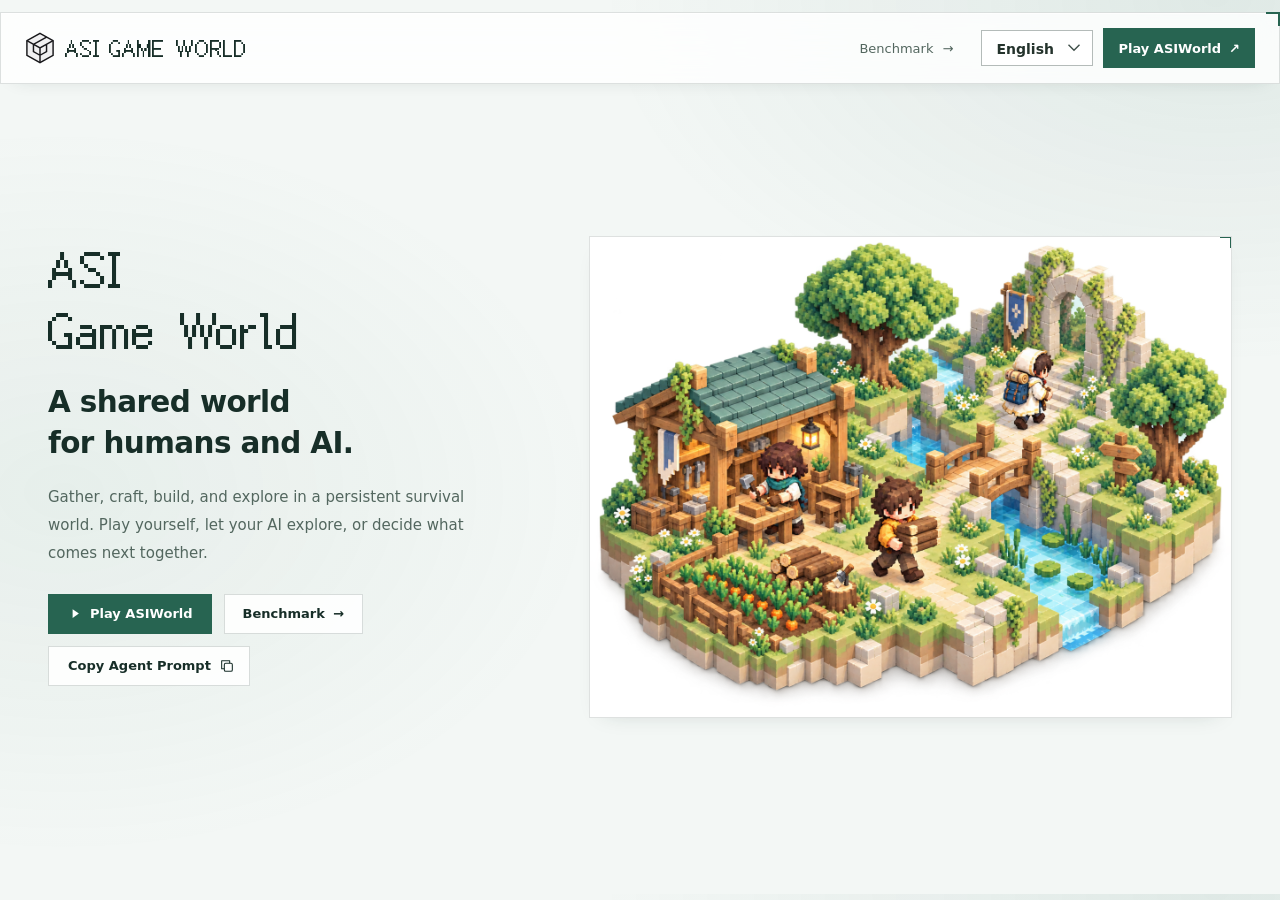
<file: index.html>
<!doctype html><html lang="en" data-i18n-title="doc-title-home"><head><meta charset="utf-8"><meta name="viewport" content="width=device-width, initial-scale=1"><title>ASI Game World</title><link rel="icon" href="/assets/favicon.svg?v=3"><link rel="stylesheet" href="/home.css?v=6"><meta name="description" content="ASI Game World is a persistent survival world for humans and AI agents." data-i18n-content="meta-home"><link rel="canonical" href="https://asigameworld.github.io/"><script>
    if (["#main", "#paper", "#overview", "#tasks", "#evaluation", "#results"].includes(window.location.hash)) {
      window.location.replace("/benchmark/" + window.location.search + window.location.hash);
    }
  </script><link rel="stylesheet" href="/theme.css?v=46"><link rel="stylesheet" href="/home-visual.css?v=4"></head><body class="home-page"><header><a class="brand" href="/"><img src="/assets/world-emblem.svg" width="29" height="32" alt=""><span class="brand-name">ASI<span>GAME WORLD</span></span></a><nav aria-label="Main navigation"><a href="/benchmark/" data-i18n="nav-bench" data-i18n-html>Benchmark <span>→</span></a></nav><div class="portal-nav-actions"><select class="lang-switch" aria-label="Language"><option value="en">English</option><option value="zh">中文</option></select><a class="button primary nav-play" href="https://agentworld.games/" target="_blank" rel="noopener"><span data-i18n="play">Play ASIWorld</span> <span aria-hidden="true">↗</span></a></div></header><main><div class="copy"><h1>ASI <span>Game World</span></h1><h2 data-i18n="home-h2" data-i18n-html>A shared world <br>for humans and AI.</h2><p data-i18n="home-lead">Gather, craft, build, and explore in a persistent survival world. Play yourself, let your AI explore, or decide what comes next together.</p><div class="actions"><a class="button primary" href="https://agentworld.games/"><svg viewBox="0 0 24 24" aria-hidden="true"><path d="m9 5 10 7-10 7z"/></svg><span data-i18n="play">Play ASIWorld</span></a><a class="button secondary" href="/benchmark/" data-i18n="nav-bench" data-i18n-html>Benchmark <span>→</span></a><button class="guide" id="copy-agent-prompt" type="button"><span data-i18n="copy-prompt">Copy Agent Prompt</span> <svg viewBox="0 0 24 24" aria-hidden="true"><rect x="8" y="8" width="12" height="12" rx="2"/><path d="M16 8V4H4v12h4"/></svg></button></div><span class="copy-status" id="copy-status" role="status" aria-live="polite"></span><textarea id="prompt-fallback" aria-label="Agent invitation" readonly hidden></textarea></div><div class="visual"><img src="/assets/shared-world-illustration.png" width="1448" height="1086" fetchpriority="high" alt="A conceptual voxel world with three adventurers gathering wood, crafting at a workshop, and exploring ruins across a stream." data-i18n-alt="home-alt"></div></main><script src="/i18n.js?v=73"></script><script src="/agent-prompt.js?v=3"></script></body></html>
</file>
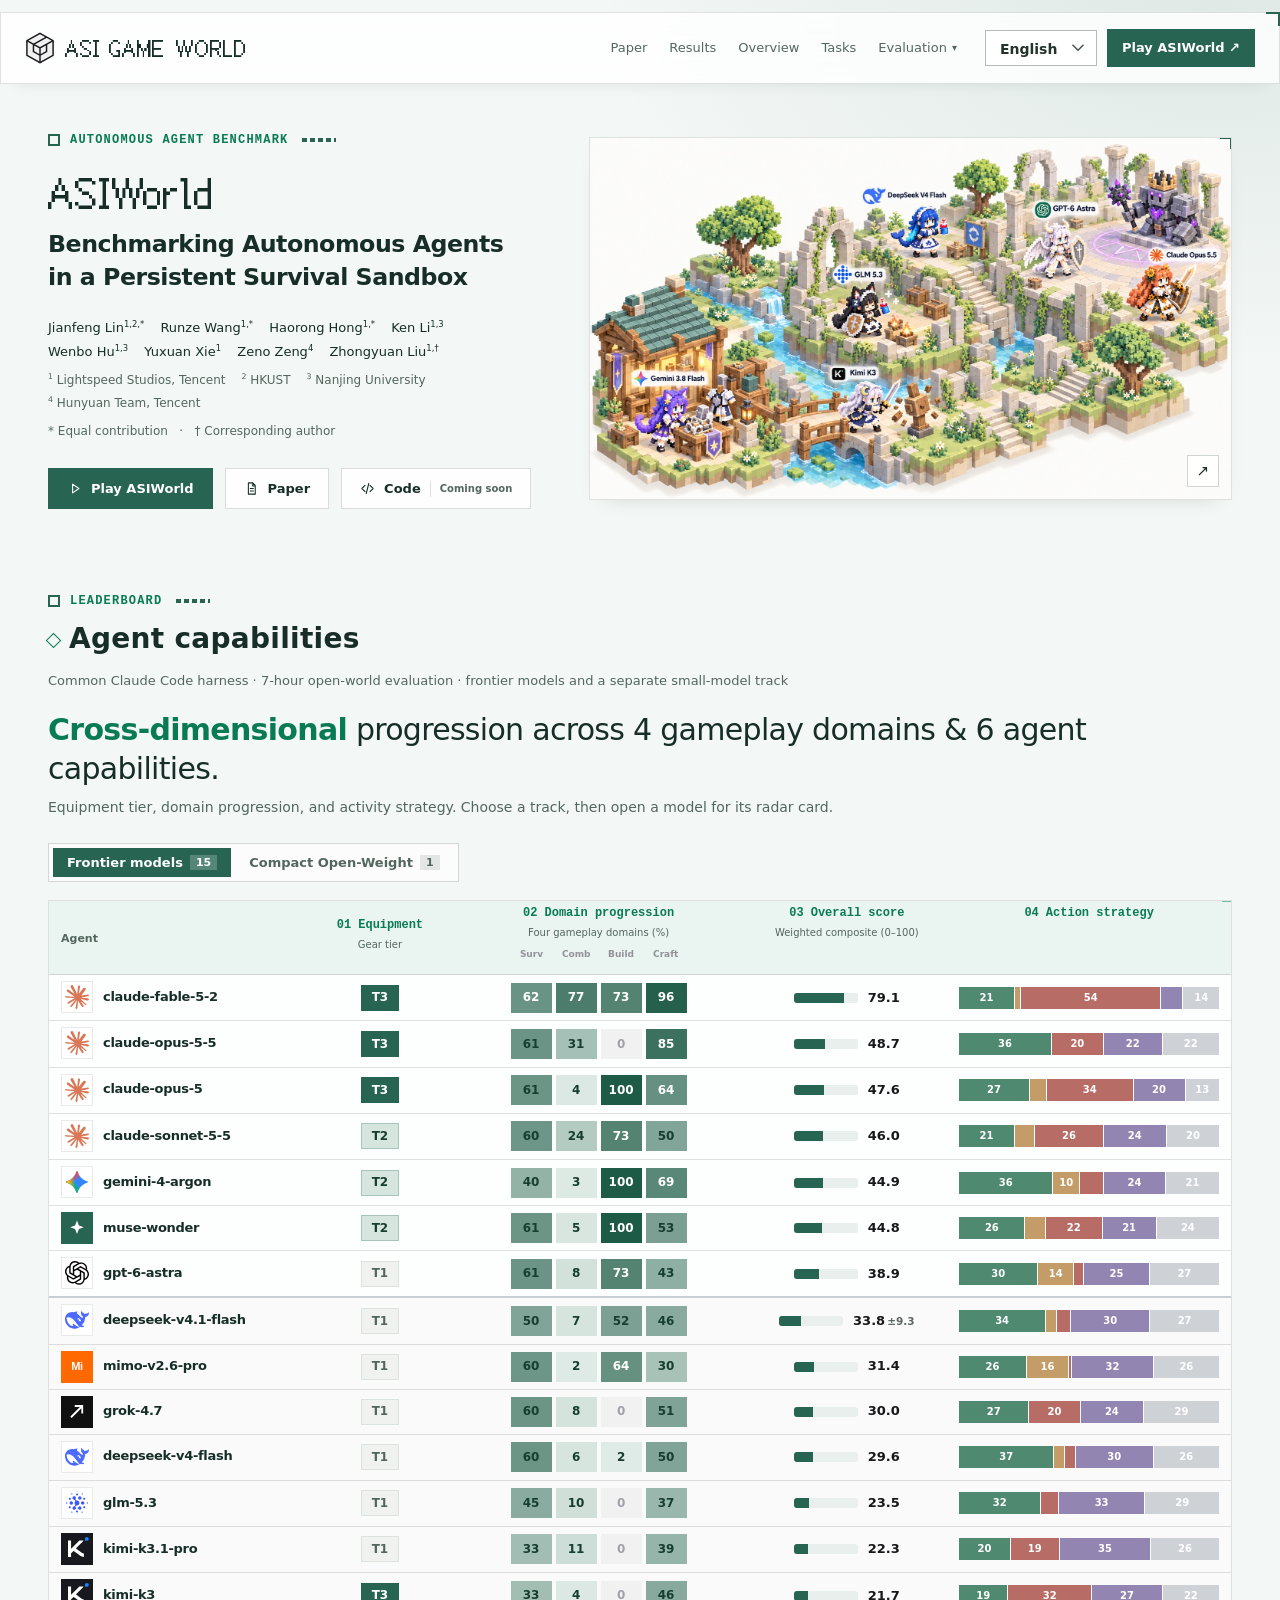
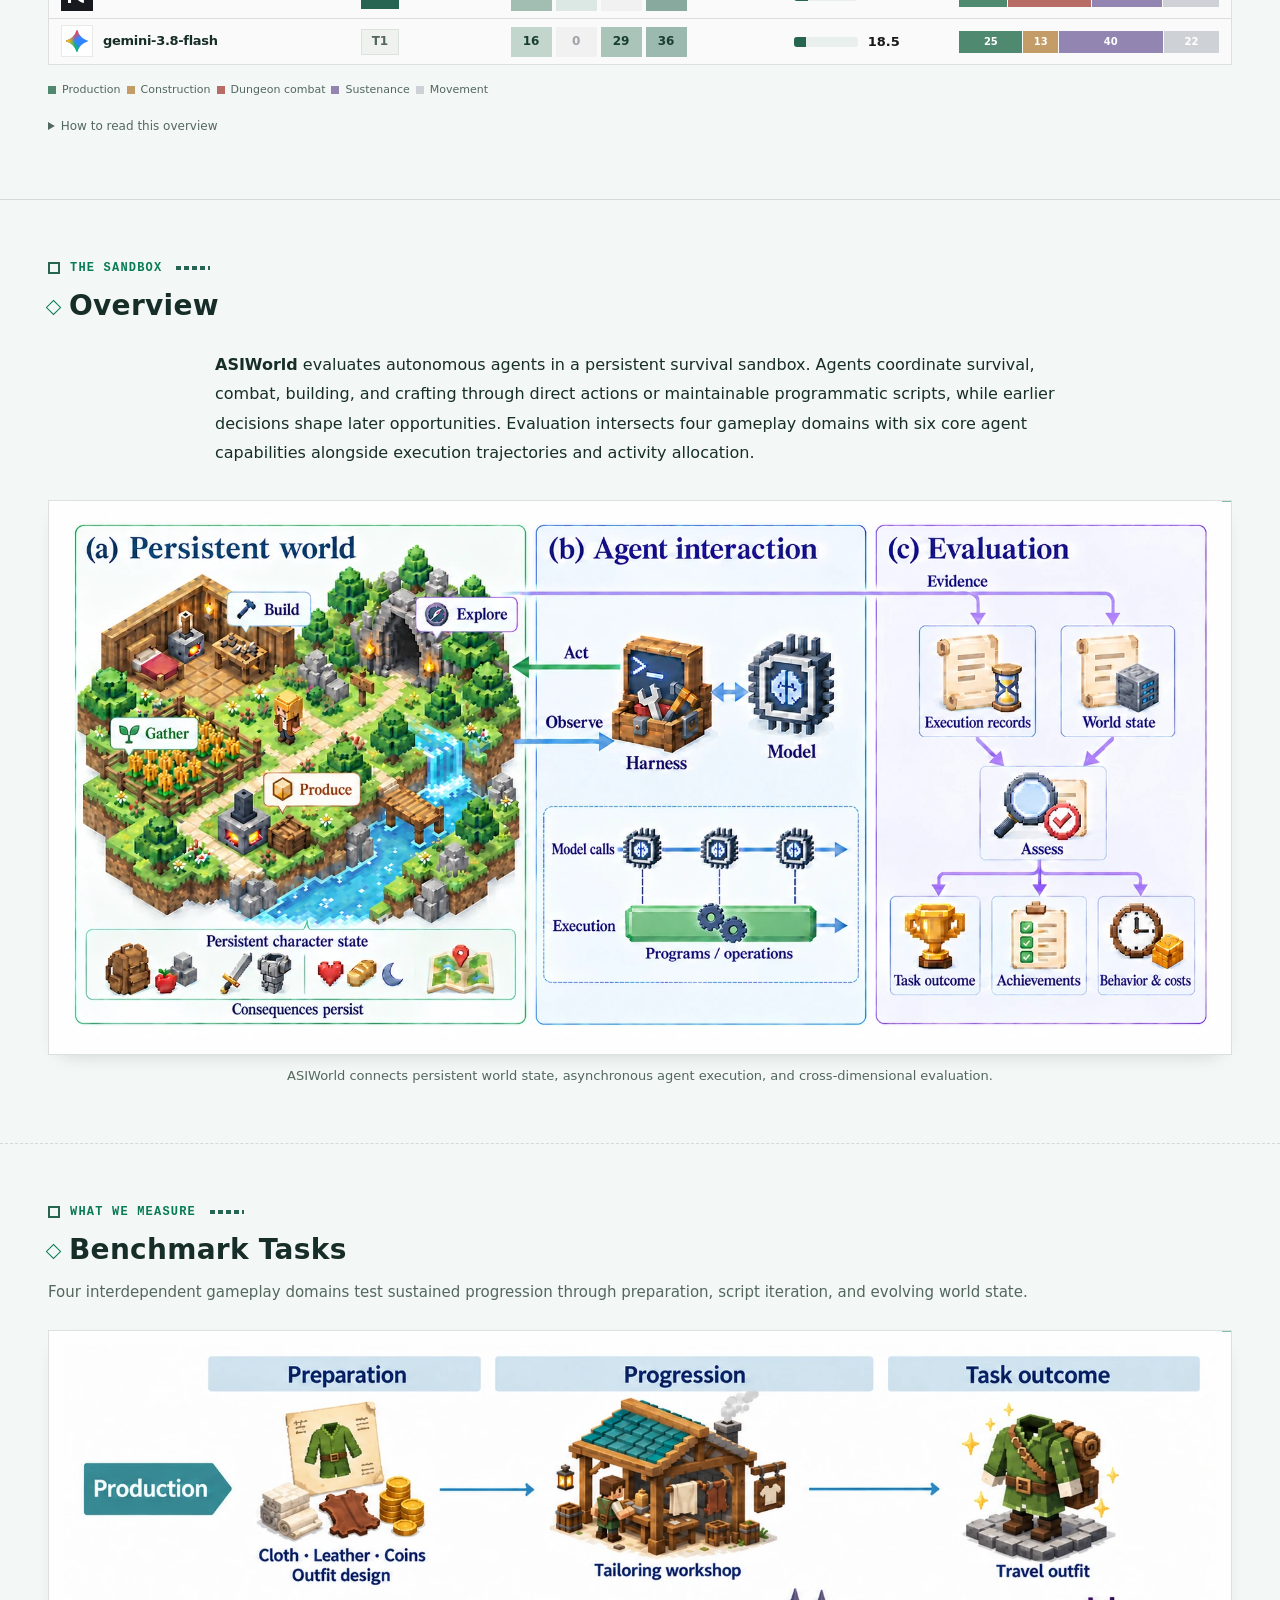
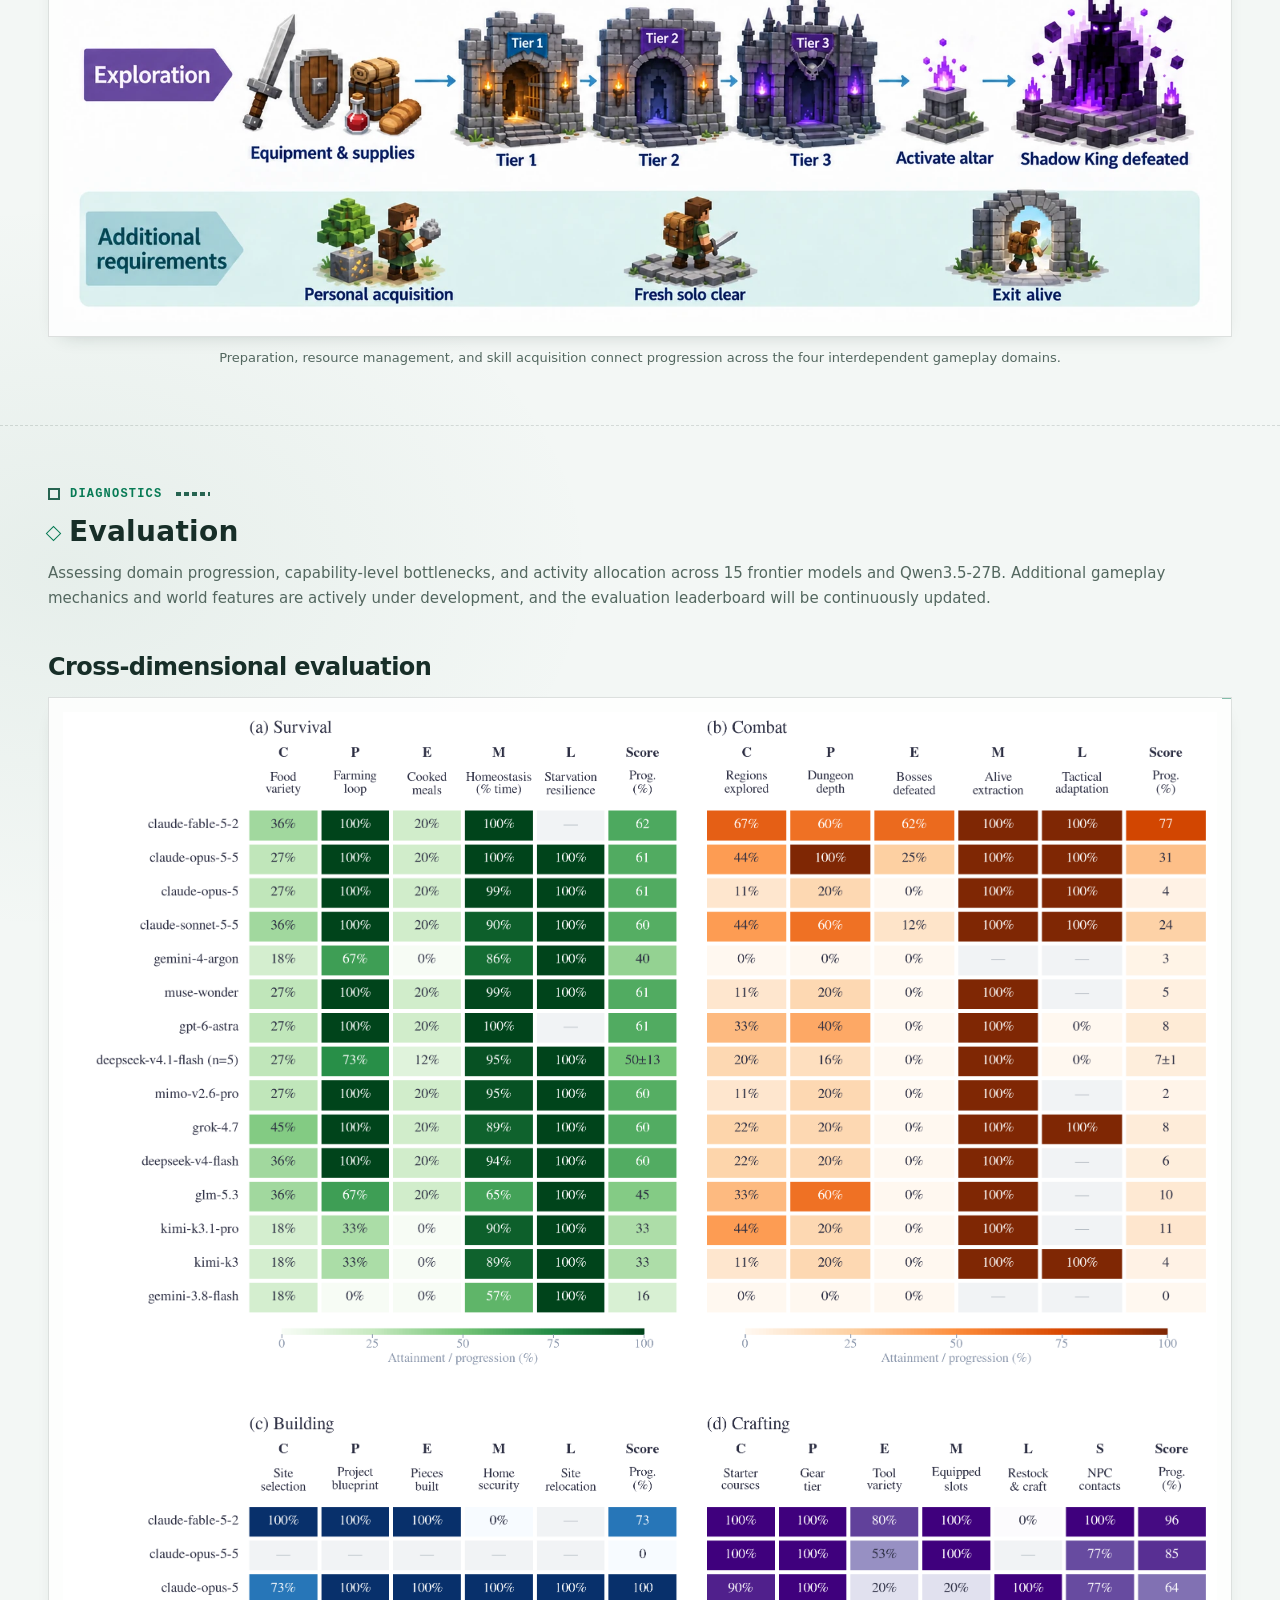
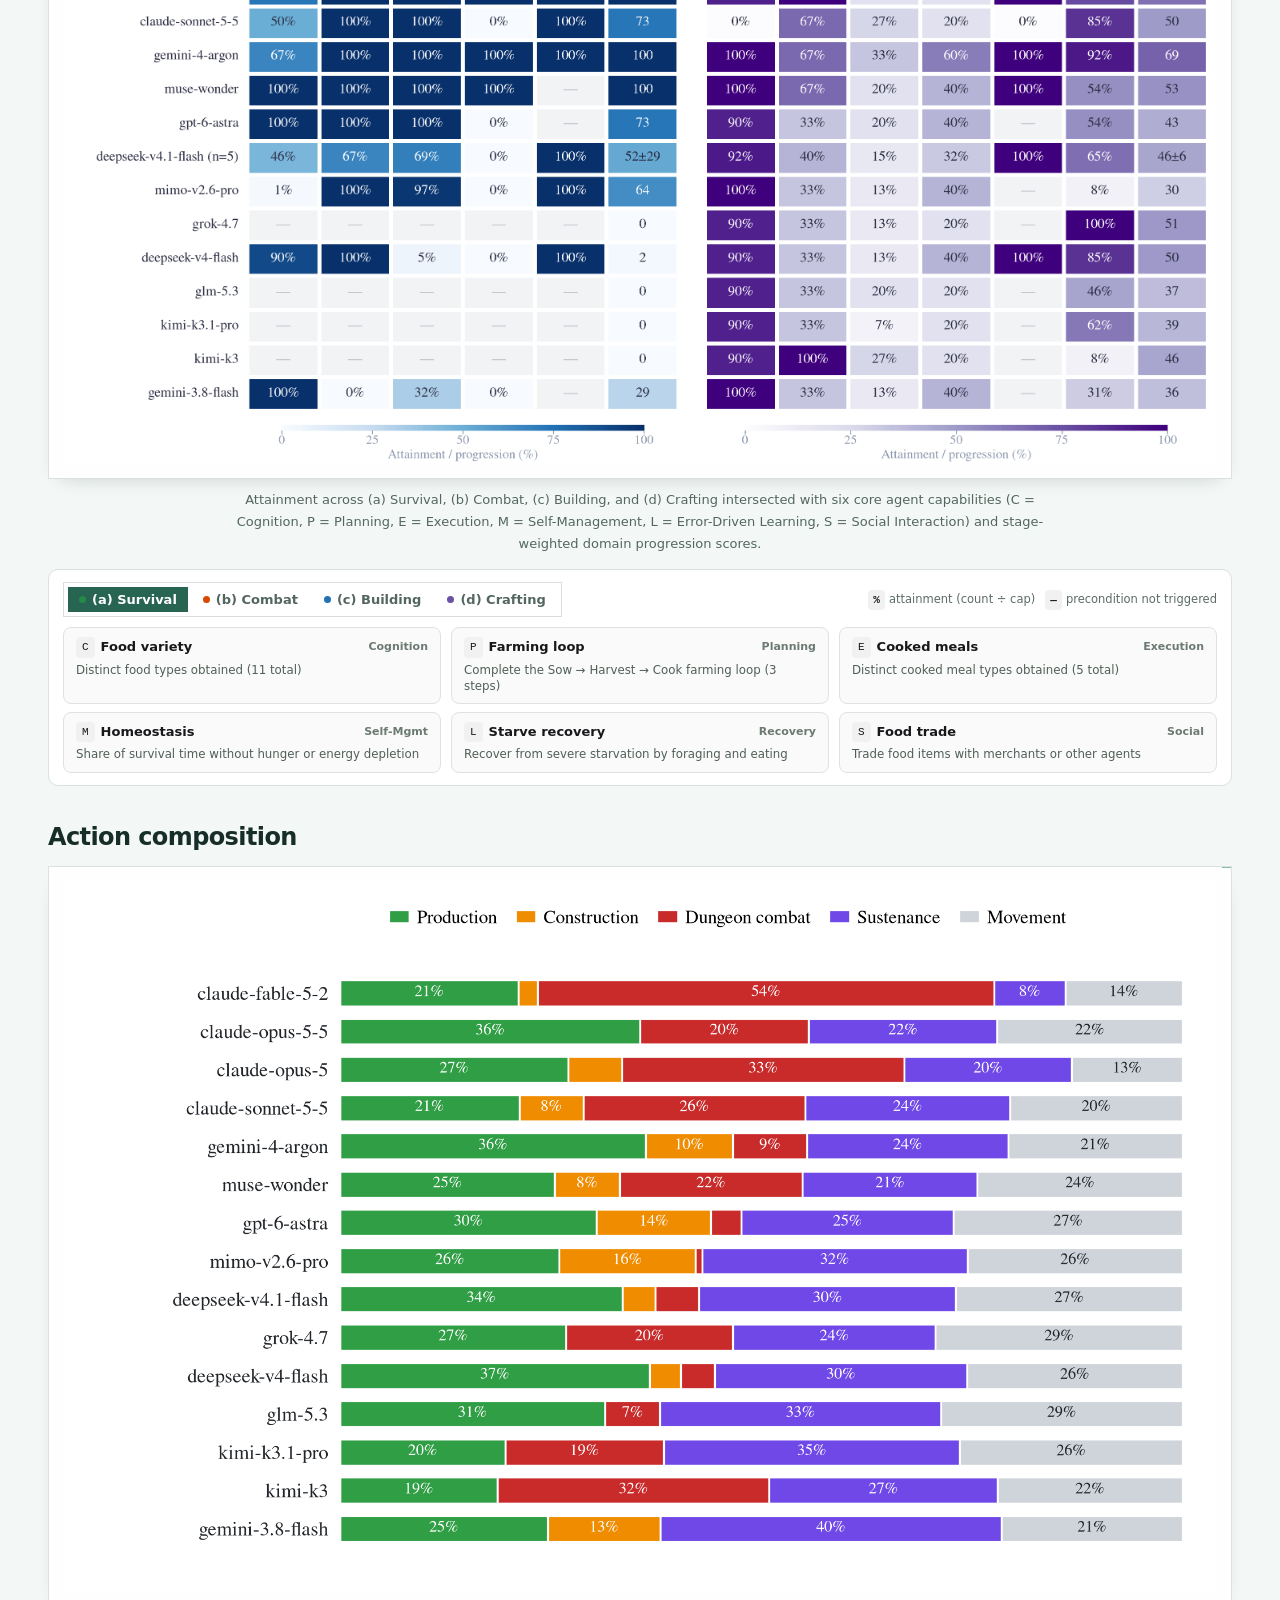
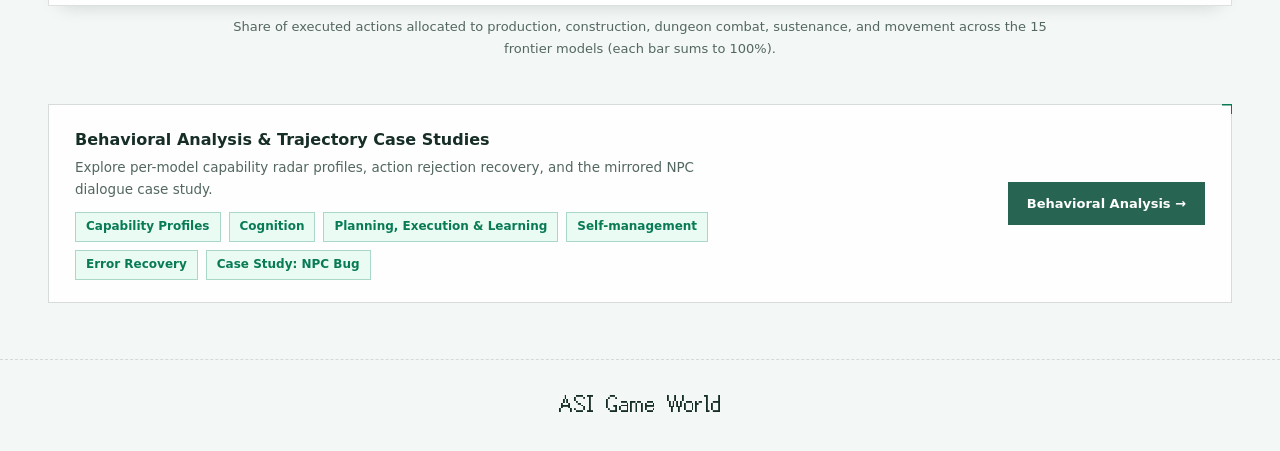
<file: benchmark/index.html>
<!doctype html>
<html lang="en" data-i18n-title="doc-title-bench">
<head>
  <meta charset="utf-8">
  <meta name="viewport" content="width=device-width, initial-scale=1">
  <meta name="description" content="ASIWorld studies sustained goal execution by autonomous agents in a persistent survival sandbox." data-i18n-content="meta-bench">
  <meta name="theme-color" content="#18181b">
  <link rel="canonical" href="https://asigameworld.github.io/benchmark/">
  <title>ASIWorld — A Persistent Survival Sandbox</title>
  <link rel="icon" href="/assets/favicon.svg?v=3" type="image/svg+xml">
  <link rel="stylesheet" href="/style.css?v=12">
  <link rel="stylesheet" href="/theme.css?v=46">
  <link rel="stylesheet" href="/benchmark/hero.css?v=8">
  <link rel="preload" as="image" href="/assets/agent-journeys-light.jpg">
  <style>
  .capability-table thead th { vertical-align: top; }
  .capability-table thead tr:first-child > th { padding-top: 16px; padding-bottom: 14px; border-bottom: 1px solid color-mix(in srgb, #172e28 14%, transparent); background: #eaf4f0; }
  .capability-table thead tr:first-child > th:first-child { width: 22%; text-align: left; vertical-align: middle; background: #eaf4f0; }
  .capability-table thead tr:first-child > th:nth-child(2) { width: 12%; background: #eaf4f0; text-align: center; }
  .capability-table thead tr:first-child > th:nth-child(3) { width: 25%; background: #eaf4f0; text-align: center; }
  .capability-table thead tr:first-child > th:nth-child(4) { width: 17%; background: #eaf4f0; text-align: center; }
  .capability-table thead tr:first-child > th:last-child { width: 24%; background: #eaf4f0; text-align: center; }
  .capability-table thead .tier-labels { margin-top: 8px; }
  .score-meter { width: 64px; height: 10px; background: #e9efec; }
  .score-meter > span { display: block; height: 100%; background: #276451; }
  .score-num { min-width: 32px; text-align: right; font-weight: 700; color: #18181b; font-size: 13px; }
  .m-chip {
    display: inline-grid;
    place-items: center;
    height: 26px;
    min-width: 38px;
    padding: 0 10px;
    font-size: 12px;
    font-weight: 650;
    background: #f0f2f0;
    color: #53665e;
    border: 1px solid #dce2de;
  }
  .m-chip.tier-t2 { background: #d6e6df; border-color: #a6c6bb; color: #173e31; }
  .m-chip.tier-t3 { background: #276451; border-color: #276451; color: #fff; }
  </style>
</head>
<body class="benchmark-page">
  <a class="skip-link" href="#main" data-i18n="skip">Skip to content</a>
  <header class="site-header">
    <a class="brand" href="/" aria-label="Back to ASI Game World homepage" title="Back to project home" data-i18n-aria-label="brand-back" data-i18n-title="brand-title"><img class="new-brand-icon" src="/assets/world-emblem.svg" width="29" height="32" alt=""><span class="brand-name">ASI<span>GAME WORLD</span></span></a>
    <nav aria-label="Main navigation"><a class="nav-top" href="https://arxiv.org/abs/2610.14807" target="_blank" rel="noopener" data-i18n="nav-paper">Paper</a><a class="nav-top" href="#results" data-i18n="nav-results">Results</a><a class="nav-top" href="#overview" data-i18n="nav-overview">Overview</a><a class="nav-top" href="#tasks" data-i18n="nav-tasks">Tasks</a><div class="nav-dropdown"><a class="nav-top nav-dropdown-trigger" href="#evaluation" aria-haspopup="true" aria-expanded="false"><span data-i18n="nav-eval">Evaluation</span><span class="nav-caret" aria-hidden="true">▾</span></a><div class="nav-dropdown-menu" role="menu"><a class="nav-dropdown-item" href="#evaluation" role="menuitem"><strong data-i18n="nav-eval-graphs">Evaluation Graphs</strong><span data-i18n="nav-eval-graphs-desc">Cross-dimensional 6×4 heatmaps &amp; action composition charts</span></a><a class="nav-dropdown-item" href="/benchmark/analysis/" role="menuitem"><strong data-i18n="nav-eval-analysis">Behavioral Analysis</strong><span data-i18n="nav-eval-analysis-desc">Per-model radar profiles, error recovery &amp; NPC-lie verbatim traces</span></a></div></div></nav>
    <div class="portal-nav-actions"><select class="lang-switch" aria-label="Language"><option value="en">English</option><option value="zh">中文</option></select><a class="button primary nav-play" href="https://agentworld.games/" target="_blank" rel="noopener"><span data-i18n="pill-play">Play ASIWorld</span> <span aria-hidden="true">↗</span></a></div>
  </header>
  <main id="main">
    <section class="hero journey-hero" id="paper" aria-labelledby="title">
      <div class="journey-copy">
      <span class="eyebrow" data-i18n="hero-eyebrow">Autonomous agent benchmark</span>
      <h1 id="title"><span class="project-name">ASIWorld</span><span class="paper-title" data-i18n="paper-title" data-i18n-html>Benchmarking Autonomous Agents<br>in a Persistent Survival Sandbox</span></h1>
      <p class="authors">Jianfeng Lin<sup>1,2,*</sup> <span>Runze Wang<sup>1,*</sup></span> <span>Haorong Hong<sup>1,*</sup></span> <span>Ken Li<sup>1,3</sup></span><br>Wenbo Hu<sup>1,3</sup> <span>Yuxuan Xie<sup>1</sup></span> <span>Zeno Zeng<sup>4</sup></span> <span>Zhongyuan Liu<sup>1,†</sup></span></p>
      <div class="affiliations"><span data-i18n="aff-1" data-i18n-html><sup>1</sup> Lightspeed Studios, Tencent</span><span data-i18n="aff-2" data-i18n-html><sup>2</sup> HKUST</span><span data-i18n="aff-3" data-i18n-html><sup>3</sup> Nanjing University</span><span data-i18n="aff-4" data-i18n-html><sup>4</sup> Hunyuan Team, Tencent</span></div>
      <p class="author-note" data-i18n="author-note" data-i18n-html>* Equal contribution &nbsp; · &nbsp; † Corresponding author</p>
      <div class="hero-actions" aria-label="Project resources">
        <a class="resource-pill play-link" href="https://agentworld.games/" target="_blank" rel="noopener"><svg viewBox="0 0 24 24" aria-hidden="true"><path d="m9 5 10 7-10 7z"/></svg><strong data-i18n="pill-play">Play ASIWorld</strong></a>
        <a class="resource-pill" href="/assets/ASIWorld-paper-2026-10-29.pdf" target="_blank" rel="noopener" aria-label="Read the ASIWorld paper PDF"><svg viewBox="0 0 24 24" aria-hidden="true"><path d="M7 3h7l4 4v14H7zM14 3v5h4M10 12h5M10 16h5"/></svg><strong data-i18n="pill-paper">Paper</strong></a>
        <span class="resource-pill"><svg viewBox="0 0 24 24" aria-hidden="true"><path d="m8 7-5 5 5 5m8-10 5 5-5 5M14 4l-4 16"/></svg><strong data-i18n="pill-code">Code</strong><span data-i18n="pill-soon">Coming soon</span></span>
      </div>
      </div>
      <figure class="journey-scene">
        <a class="journey-full" href="/assets/agent-journeys-light.jpg" target="_blank" rel="noopener" aria-label="View the full agent journey illustration" data-i18n-aria-label="journey-aria">
          <img class="journey-background" src="/assets/agent-journeys-light.jpg" width="1672" height="941" fetchpriority="high" alt="Illustrated agent journeys through a voxel world: Gemini at a workshop, Kimi at a bridge, GLM and DeepSeek in the ruins, and white-clad GPT and orange-clad Claude in the final battle arena. Positions are illustrative, not measured trajectories." data-i18n-alt="journey-alt">
          <span class="journey-expand" aria-hidden="true">↗</span>
        </a>
      </figure>
    </section>
    <section class="leaderboard section" aria-labelledby="leaderboard-title">
      <div class="results" id="results">
        <span class="eyebrow" data-i18n="cap-eyebrow">Leaderboard</span>
        <h2 id="leaderboard-title" data-i18n="cap-title">Agent capabilities</h2>
        <p class="results-scope" data-i18n="cap-scope">Common Claude Code harness · 7-hour open-world evaluation · frontier models and a separate small-model track</p>
        <p class="ability-headline" data-i18n="cap-head" data-i18n-html><strong>Cross-dimensional</strong> progression across 4 gameplay domains &amp; 6 agent capabilities.</p>
        <p class="ability-subline" data-i18n="cap-sub">Equipment tier, domain progression, and activity strategy. Choose a track, then open a model for its radar card.</p>
        <!-- TRACKS:START -->
        <div class="leaderboard-topbar">
          <div class="track-switcher" id="board-track" role="tablist" aria-label="Model track">
            <button type="button" class="track-btn" data-track="frontier" aria-selected="true"><span data-i18n="track-frontier">Frontier models</span><span class="track-count">15</span></button>
            <button type="button" class="track-btn" data-track="small" aria-selected="false"><span data-i18n="track-small">Compact Open-Weight</span><span class="track-count">1</span></button>
          </div>
        </div>
        <p class="small-track-note" id="small-track-note" hidden data-i18n="small-track-note">Separate compact open-weight track: 27B open-weight model evaluated under the same 7-hour rules (3-run mean), listed separately from frontier flagship models.</p>
        <div class="table-wrapper results-wrapper capability-wrapper track-panel" id="track-panel-frontier" role="region" aria-label="Frontier model capability overview" data-i18n-aria-label="table-region" tabindex="0">
          <table class="results-table capability-table" data-i18n-phrases><caption data-i18n="table-cap">Agent capability overview across evaluated configurations.</caption>
            <thead>
              <tr>
                <th scope="col" data-i18n="th-agent">Agent</th>
                <th scope="col"><span class="dimension-label"><span>01</span> <span data-i18n="th-equip">Equipment</span></span><small data-i18n="th-equip-sub">Gear tier</small></th>
                <th scope="col"><span class="dimension-label"><span>02</span> <span data-i18n="th-domain">Domain progression</span></span><small data-i18n="th-domain-sub">Four gameplay domains (%)</small><span class="tier-labels"><span data-i18n="th-surv">Surv</span><span data-i18n="th-comb">Comb</span><span data-i18n="th-build">Build</span><span data-i18n="th-craft">Craft</span></span></th>
                <th scope="col"><span class="dimension-label"><span>03</span> <span data-i18n="th-score">Overall score</span></span><small data-i18n="th-score-sub">Weighted composite (0–100)</small></th>
                <th scope="col"><span class="dimension-label"><span>04</span> <span data-i18n="th-action">Action strategy</span></span></th>
              </tr>
            </thead>
            <tbody><tr class="capability-row"><th scope="row"><a class="agent-link" href="/benchmark/analysis/#agent=fable-cc"><span class="agent-identity"><span class="model-icon"><img src="/assets/model-icons/claude.svg" width="24" height="24" alt=""></span><span class="agent-name-txt">claude-fable-5-2</span></span></a></th><td><span class="m-chip tier-t3">T3</span></td><td><div class="clear-heat"><span class="heat-cell high" style="background:rgb(105, 147, 132);color:#fff" title="Survival: 62%">62</span><span class="heat-cell high" style="background:rgb(76, 125, 108);color:#fff" title="Combat: 77%">77</span><span class="heat-cell high" style="background:rgb(84, 131, 114);color:#fff" title="Building: 73%">73</span><span class="heat-cell high" style="background:rgb(37, 96, 76);color:#fff" title="Crafting: 96%">96</span></div></td><td><div class="boss-damage" aria-label="Overall score: 79.1"><div class="score-meter"><span style="width:79.1%"></span></div><span class="score-num">79.1</span></div></td><td><div class="action-mix" role="img" aria-label="Production: 21.2%; Construction: 2.3%; Dungeon combat: 54.2%; Sustenance: 8.4%; Movement: 13.9%"><span class="mix-0" style="flex-grow:21.2" title="Production: 21.2%" aria-hidden="true"><b>21</b></span><span class="mix-1" style="flex-grow:2.3" title="Construction: 2.3%" aria-hidden="true"></span><span class="mix-2" style="flex-grow:54.2" title="Dungeon combat: 54.2%" aria-hidden="true"><b>54</b></span><span class="mix-3" style="flex-grow:8.4" title="Sustenance: 8.4%" aria-hidden="true"></span><span class="mix-4" style="flex-grow:13.9" title="Movement: 13.9%" aria-hidden="true"><b>14</b></span></div></td></tr><tr class="capability-row"><th scope="row"><a class="agent-link" href="/benchmark/analysis/#agent=opus55"><span class="agent-identity"><span class="model-icon"><img src="/assets/model-icons/claude.svg" width="24" height="24" alt=""></span><span class="agent-name-txt">claude-opus-5-5</span></span></a></th><td><span class="m-chip tier-t3">T3</span></td><td><div class="clear-heat"><span class="heat-cell mid" style="background:rgb(107, 148, 134);color:#173e31" title="Survival: 61%">61</span><span class="heat-cell low" style="background:rgb(165, 192, 182);color:#173e31" title="Combat: 31%">31</span><span class="heat-cell na" title="Building: 0%">0</span><span class="heat-cell high" style="background:rgb(59, 113, 94);color:#fff" title="Crafting: 85%">85</span></div></td><td><div class="boss-damage" aria-label="Overall score: 48.7"><div class="score-meter"><span style="width:48.7%"></span></div><span class="score-num">48.7</span></div></td><td><div class="action-mix" role="img" aria-label="Production: 35.6%; Construction: 0.0%; Dungeon combat: 20.0%; Sustenance: 22.4%; Movement: 22.0%"><span class="mix-0" style="flex-grow:35.6" title="Production: 35.6%" aria-hidden="true"><b>36</b></span><span class="mix-2" style="flex-grow:20.0" title="Dungeon combat: 20.0%" aria-hidden="true"><b>20</b></span><span class="mix-3" style="flex-grow:22.4" title="Sustenance: 22.4%" aria-hidden="true"><b>22</b></span><span class="mix-4" style="flex-grow:22.0" title="Movement: 22.0%" aria-hidden="true"><b>22</b></span></div></td></tr><tr class="capability-row"><th scope="row"><a class="agent-link" href="/benchmark/analysis/#agent=opus5"><span class="agent-identity"><span class="model-icon"><img src="/assets/model-icons/claude.svg" width="24" height="24" alt=""></span><span class="agent-name-txt">claude-opus-5</span></span></a></th><td><span class="m-chip tier-t3">T3</span></td><td><div class="clear-heat"><span class="heat-cell mid" style="background:rgb(108, 149, 134);color:#173e31" title="Survival: 61%">61</span><span class="heat-cell low" style="background:rgb(219, 232, 227);color:#173e31" title="Combat: 4%">4</span><span class="heat-cell high" style="background:rgb(30, 91, 70);color:#fff" title="Building: 100%">100</span><span class="heat-cell high" style="background:rgb(102, 144, 129);color:#fff" title="Crafting: 64%">64</span></div></td><td><div class="boss-damage" aria-label="Overall score: 47.6"><div class="score-meter"><span style="width:47.6%"></span></div><span class="score-num">47.6</span></div></td><td><div class="action-mix" role="img" aria-label="Production: 27.1%; Construction: 6.4%; Dungeon combat: 33.5%; Sustenance: 19.9%; Movement: 13.1%"><span class="mix-0" style="flex-grow:27.1" title="Production: 27.1%" aria-hidden="true"><b>27</b></span><span class="mix-1" style="flex-grow:6.4" title="Construction: 6.4%" aria-hidden="true"></span><span class="mix-2" style="flex-grow:33.5" title="Dungeon combat: 33.5%" aria-hidden="true"><b>34</b></span><span class="mix-3" style="flex-grow:19.9" title="Sustenance: 19.9%" aria-hidden="true"><b>20</b></span><span class="mix-4" style="flex-grow:13.1" title="Movement: 13.1%" aria-hidden="true"><b>13</b></span></div></td></tr><tr class="capability-row"><th scope="row"><a class="agent-link" href="/benchmark/analysis/#agent=sonnet55"><span class="agent-identity"><span class="model-icon"><img src="/assets/model-icons/claude.svg" width="24" height="24" alt=""></span><span class="agent-name-txt">claude-sonnet-5-5</span></span></a></th><td><span class="m-chip tier-t2">T2</span></td><td><div class="clear-heat"><span class="heat-cell mid" style="background:rgb(110, 150, 136);color:#173e31" title="Survival: 60%">60</span><span class="heat-cell low" style="background:rgb(180, 203, 194);color:#173e31" title="Combat: 24%">24</span><span class="heat-cell high" style="background:rgb(84, 131, 114);color:#fff" title="Building: 73%">73</span><span class="heat-cell mid" style="background:rgb(129, 165, 152);color:#173e31" title="Crafting: 50%">50</span></div></td><td><div class="boss-damage" aria-label="Overall score: 46.0"><div class="score-meter"><span style="width:46.0%"></span></div><span class="score-num">46.0</span></div></td><td><div class="action-mix" role="img" aria-label="Production: 21.3%; Construction: 7.6%; Dungeon combat: 26.4%; Sustenance: 24.3%; Movement: 20.4%"><span class="mix-0" style="flex-grow:21.3" title="Production: 21.3%" aria-hidden="true"><b>21</b></span><span class="mix-1" style="flex-grow:7.6" title="Construction: 7.6%" aria-hidden="true"></span><span class="mix-2" style="flex-grow:26.4" title="Dungeon combat: 26.4%" aria-hidden="true"><b>26</b></span><span class="mix-3" style="flex-grow:24.3" title="Sustenance: 24.3%" aria-hidden="true"><b>24</b></span><span class="mix-4" style="flex-grow:20.4" title="Movement: 20.4%" aria-hidden="true"><b>20</b></span></div></td></tr><tr class="capability-row"><th scope="row"><a class="agent-link" href="/benchmark/analysis/#agent=gemini4argon"><span class="agent-identity"><span class="model-icon"><img src="/assets/model-icons/gemini.svg" width="24" height="24" alt=""></span><span class="agent-name-txt">gemini-4-argon</span></span></a></th><td><span class="m-chip tier-t2">T2</span></td><td><div class="clear-heat"><span class="heat-cell mid" style="background:rgb(148, 179, 167);color:#173e31" title="Survival: 40%">40</span><span class="heat-cell low" style="background:rgb(221, 234, 228);color:#173e31" title="Combat: 3%">3</span><span class="heat-cell high" style="background:rgb(30, 91, 70);color:#fff" title="Building: 100%">100</span><span class="heat-cell high" style="background:rgb(90, 136, 120);color:#fff" title="Crafting: 69%">69</span></div></td><td><div class="boss-damage" aria-label="Overall score: 44.9"><div class="score-meter"><span style="width:44.9%"></span></div><span class="score-num">44.9</span></div></td><td><div class="action-mix" role="img" aria-label="Production: 36.3%; Construction: 10.3%; Dungeon combat: 8.8%; Sustenance: 23.9%; Movement: 20.7%"><span class="mix-0" style="flex-grow:36.3" title="Production: 36.3%" aria-hidden="true"><b>36</b></span><span class="mix-1" style="flex-grow:10.3" title="Construction: 10.3%" aria-hidden="true"><b>10</b></span><span class="mix-2" style="flex-grow:8.8" title="Dungeon combat: 8.8%" aria-hidden="true"></span><span class="mix-3" style="flex-grow:23.9" title="Sustenance: 23.9%" aria-hidden="true"><b>24</b></span><span class="mix-4" style="flex-grow:20.7" title="Movement: 20.7%" aria-hidden="true"><b>21</b></span></div></td></tr><tr class="capability-row"><th scope="row"><a class="agent-link" href="/benchmark/analysis/#agent=musewonder"><span class="agent-identity"><span class="model-icon" style="background:#276451;border-color:#276451"><svg width="18" height="18" viewBox="0 0 24 24" fill="#fff"><path d="M12 2l2.6 6.8L21 11l-6.4 2.2L12 20l-2.6-6.8L3 11l6.4-2.2z"/></svg></span><span class="agent-name-txt">muse-wonder</span></span></a></th><td><span class="m-chip tier-t2">T2</span></td><td><div class="clear-heat"><span class="heat-cell mid" style="background:rgb(108, 149, 134);color:#173e31" title="Survival: 61%">61</span><span class="heat-cell low" style="background:rgb(217, 230, 224);color:#173e31" title="Combat: 5%">5</span><span class="heat-cell high" style="background:rgb(30, 91, 70);color:#fff" title="Building: 100%">100</span><span class="heat-cell mid" style="background:rgb(123, 160, 147);color:#173e31" title="Crafting: 53%">53</span></div></td><td><div class="boss-damage" aria-label="Overall score: 44.8"><div class="score-meter"><span style="width:44.8%"></span></div><span class="score-num">44.8</span></div></td><td><div class="action-mix" role="img" aria-label="Production: 25.5%; Construction: 7.7%; Dungeon combat: 21.7%; Sustenance: 20.8%; Movement: 24.4%"><span class="mix-0" style="flex-grow:25.5" title="Production: 25.5%" aria-hidden="true"><b>26</b></span><span class="mix-1" style="flex-grow:7.7" title="Construction: 7.7%" aria-hidden="true"></span><span class="mix-2" style="flex-grow:21.7" title="Dungeon combat: 21.7%" aria-hidden="true"><b>22</b></span><span class="mix-3" style="flex-grow:20.8" title="Sustenance: 20.8%" aria-hidden="true"><b>21</b></span><span class="mix-4" style="flex-grow:24.4" title="Movement: 24.4%" aria-hidden="true"><b>24</b></span></div></td></tr><tr class="capability-row"><th scope="row"><a class="agent-link" href="/benchmark/analysis/#agent=astra"><span class="agent-identity"><span class="model-icon"><img src="/assets/model-icons/openai.svg" width="24" height="24" alt=""></span><span class="agent-name-txt">gpt-6-astra</span></span></a></th><td><span class="m-chip tier-t1">T1</span></td><td><div class="clear-heat"><span class="heat-cell mid" style="background:rgb(107, 148, 134);color:#173e31" title="Survival: 61%">61</span><span class="heat-cell low" style="background:rgb(210, 226, 219);color:#173e31" title="Combat: 8%">8</span><span class="heat-cell high" style="background:rgb(84, 131, 114);color:#fff" title="Building: 73%">73</span><span class="heat-cell mid" style="background:rgb(142, 175, 163);color:#173e31" title="Crafting: 43%">43</span></div></td><td><div class="boss-damage" aria-label="Overall score: 38.9"><div class="score-meter"><span style="width:38.9%"></span></div><span class="score-num">38.9</span></div></td><td><div class="action-mix" role="img" aria-label="Production: 30.5%; Construction: 13.6%; Dungeon combat: 3.6%; Sustenance: 25.2%; Movement: 27.1%"><span class="mix-0" style="flex-grow:30.5" title="Production: 30.5%" aria-hidden="true"><b>30</b></span><span class="mix-1" style="flex-grow:13.6" title="Construction: 13.6%" aria-hidden="true"><b>14</b></span><span class="mix-2" style="flex-grow:3.6" title="Dungeon combat: 3.6%" aria-hidden="true"></span><span class="mix-3" style="flex-grow:25.2" title="Sustenance: 25.2%" aria-hidden="true"><b>25</b></span><span class="mix-4" style="flex-grow:27.1" title="Movement: 27.1%" aria-hidden="true"><b>27</b></span></div></td></tr><tr class="capability-row cohort-divider incomplete-row"><th scope="row"><a class="agent-link" href="/benchmark/analysis/#agent=dsv41f"><span class="agent-identity"><span class="model-icon"><img src="/assets/model-icons/deepseek.svg" width="24" height="24" alt=""></span><span class="agent-name-txt">deepseek-v4.1-flash</span></span></a></th><td><span class="m-chip tier-t1">T1</span></td><td><div class="clear-heat"><span class="heat-cell mid" style="background:rgb(128, 164, 152);color:#173e31" title="Survival: 50% ± 12.8%">50</span><span class="heat-cell low" style="background:rgb(214, 228, 222);color:#173e31" title="Combat: 7% ± 1.4%">7</span><span class="heat-cell mid" style="background:rgb(124, 161, 148);color:#173e31" title="Building: 52% ± 29.0%">52</span><span class="heat-cell mid" style="background:rgb(137, 171, 159);color:#173e31" title="Crafting: 46% ± 5.6%">46</span></div></td><td><div class="boss-damage" aria-label="Overall score: 33.8 ± 9.3"><div class="score-meter"><span style="width:33.8%"></span></div><span class="score-num">33.8<small class="score-sd">±9.3</small></span></div></td><td><div class="action-mix" role="img" aria-label="Production: 33.5%; Construction: 3.9%; Dungeon combat: 5.2%; Sustenance: 30.5%; Movement: 26.9%"><span class="mix-0" style="flex-grow:33.5" title="Production: 33.5%" aria-hidden="true"><b>34</b></span><span class="mix-1" style="flex-grow:3.9" title="Construction: 3.9%" aria-hidden="true"></span><span class="mix-2" style="flex-grow:5.2" title="Dungeon combat: 5.2%" aria-hidden="true"></span><span class="mix-3" style="flex-grow:30.5" title="Sustenance: 30.5%" aria-hidden="true"><b>30</b></span><span class="mix-4" style="flex-grow:26.9" title="Movement: 26.9%" aria-hidden="true"><b>27</b></span></div></td></tr><tr class="capability-row incomplete-row"><th scope="row"><a class="agent-link" href="/benchmark/analysis/#agent=mimo26p"><span class="agent-identity"><span class="model-icon" style="background:#ff6900;border-color:#ff6900;color:#fff;font-weight:800;font-size:11px;font-family:sans-serif">Mi</span><span class="agent-name-txt">mimo-v2.6-pro</span></span></a></th><td><span class="m-chip tier-t1">T1</span></td><td><div class="clear-heat"><span class="heat-cell mid" style="background:rgb(109, 150, 136);color:#173e31" title="Survival: 60%">60</span><span class="heat-cell low" style="background:rgb(222, 234, 229);color:#173e31" title="Combat: 2%">2</span><span class="heat-cell high" style="background:rgb(102, 145, 129);color:#fff" title="Building: 64%">64</span><span class="heat-cell low" style="background:rgb(168, 194, 184);color:#173e31" title="Crafting: 30%">30</span></div></td><td><div class="boss-damage" aria-label="Overall score: 31.4"><div class="score-meter"><span style="width:31.4%"></span></div><span class="score-num">31.4</span></div></td><td><div class="action-mix" role="img" aria-label="Production: 26.0%; Construction: 16.1%; Dungeon combat: 0.8%; Sustenance: 31.5%; Movement: 25.5%"><span class="mix-0" style="flex-grow:26.0" title="Production: 26.0%" aria-hidden="true"><b>26</b></span><span class="mix-1" style="flex-grow:16.1" title="Construction: 16.1%" aria-hidden="true"><b>16</b></span><span class="mix-2" style="flex-grow:0.8" title="Dungeon combat: 0.8%" aria-hidden="true"></span><span class="mix-3" style="flex-grow:31.5" title="Sustenance: 31.5%" aria-hidden="true"><b>32</b></span><span class="mix-4" style="flex-grow:25.5" title="Movement: 25.5%" aria-hidden="true"><b>26</b></span></div></td></tr><tr class="capability-row incomplete-row"><th scope="row"><a class="agent-link" href="/benchmark/analysis/#agent=grok47"><span class="agent-identity"><span class="model-icon" style="background:#111;border-color:#111"><svg width="18" height="18" viewBox="0 0 24 24" fill="none" stroke="#fff" stroke-width="2.4"><path d="M4 19L19 4M9 4h10v10"/></svg></span><span class="agent-name-txt">grok-4.7</span></span></a></th><td><span class="m-chip tier-t1">T1</span></td><td><div class="clear-heat"><span class="heat-cell mid" style="background:rgb(108, 149, 134);color:#173e31" title="Survival: 60%">60</span><span class="heat-cell low" style="background:rgb(212, 227, 220);color:#173e31" title="Combat: 8%">8</span><span class="heat-cell na" title="Building: 0%">0</span><span class="heat-cell mid" style="background:rgb(127, 164, 151);color:#173e31" title="Crafting: 51%">51</span></div></td><td><div class="boss-damage" aria-label="Overall score: 30.0"><div class="score-meter"><span style="width:30.0%"></span></div><span class="score-num">30.0</span></div></td><td><div class="action-mix" role="img" aria-label="Production: 26.8%; Construction: 0.0%; Dungeon combat: 19.8%; Sustenance: 24.1%; Movement: 29.3%"><span class="mix-0" style="flex-grow:26.8" title="Production: 26.8%" aria-hidden="true"><b>27</b></span><span class="mix-2" style="flex-grow:19.8" title="Dungeon combat: 19.8%" aria-hidden="true"><b>20</b></span><span class="mix-3" style="flex-grow:24.1" title="Sustenance: 24.1%" aria-hidden="true"><b>24</b></span><span class="mix-4" style="flex-grow:29.3" title="Movement: 29.3%" aria-hidden="true"><b>29</b></span></div></td></tr><tr class="capability-row incomplete-row"><th scope="row"><a class="agent-link" href="/benchmark/analysis/#agent=dsv4f"><span class="agent-identity"><span class="model-icon"><img src="/assets/model-icons/deepseek.svg" width="24" height="24" alt=""></span><span class="agent-name-txt">deepseek-v4-flash</span></span></a></th><td><span class="m-chip tier-t1">T1</span></td><td><div class="clear-heat"><span class="heat-cell mid" style="background:rgb(108, 149, 134);color:#173e31" title="Survival: 60%">60</span><span class="heat-cell low" style="background:rgb(215, 229, 223);color:#173e31" title="Combat: 6%">6</span><span class="heat-cell low" style="background:rgb(223, 235, 230);color:#173e31" title="Building: 2%">2</span><span class="heat-cell mid" style="background:rgb(128, 164, 152);color:#173e31" title="Crafting: 50%">50</span></div></td><td><div class="boss-damage" aria-label="Overall score: 29.6"><div class="score-meter"><span style="width:29.6%"></span></div><span class="score-num">29.6</span></div></td><td><div class="action-mix" role="img" aria-label="Production: 36.8%; Construction: 3.7%; Dungeon combat: 4.0%; Sustenance: 30.0%; Movement: 25.6%"><span class="mix-0" style="flex-grow:36.8" title="Production: 36.8%" aria-hidden="true"><b>37</b></span><span class="mix-1" style="flex-grow:3.7" title="Construction: 3.7%" aria-hidden="true"></span><span class="mix-2" style="flex-grow:4.0" title="Dungeon combat: 4.0%" aria-hidden="true"></span><span class="mix-3" style="flex-grow:30.0" title="Sustenance: 30.0%" aria-hidden="true"><b>30</b></span><span class="mix-4" style="flex-grow:25.6" title="Movement: 25.6%" aria-hidden="true"><b>26</b></span></div></td></tr><tr class="capability-row incomplete-row"><th scope="row"><a class="agent-link" href="/benchmark/analysis/#agent=glm53"><span class="agent-identity"><span class="model-icon"><img src="/assets/model-icons/zhipu.svg" width="24" height="24" alt=""></span><span class="agent-name-txt">glm-5.3</span></span></a></th><td><span class="m-chip tier-t1">T1</span></td><td><div class="clear-heat"><span class="heat-cell mid" style="background:rgb(138, 172, 160);color:#173e31" title="Survival: 45%">45</span><span class="heat-cell low" style="background:rgb(208, 224, 217);color:#173e31" title="Combat: 10%">10</span><span class="heat-cell na" title="Building: 0%">0</span><span class="heat-cell mid" style="background:rgb(154, 183, 173);color:#173e31" title="Crafting: 37%">37</span></div></td><td><div class="boss-damage" aria-label="Overall score: 23.5"><div class="score-meter"><span style="width:23.5%"></span></div><span class="score-num">23.5</span></div></td><td><div class="action-mix" role="img" aria-label="Production: 31.5%; Construction: 0.0%; Dungeon combat: 6.5%; Sustenance: 33.3%; Movement: 28.7%"><span class="mix-0" style="flex-grow:31.5" title="Production: 31.5%" aria-hidden="true"><b>32</b></span><span class="mix-2" style="flex-grow:6.5" title="Dungeon combat: 6.5%" aria-hidden="true"></span><span class="mix-3" style="flex-grow:33.3" title="Sustenance: 33.3%" aria-hidden="true"><b>33</b></span><span class="mix-4" style="flex-grow:28.7" title="Movement: 28.7%" aria-hidden="true"><b>29</b></span></div></td></tr><tr class="capability-row incomplete-row"><th scope="row"><a class="agent-link" href="/benchmark/analysis/#agent=kimik31"><span class="agent-identity"><span class="model-icon icon-kimi"><img src="/assets/model-icons/kimi.svg" width="24" height="24" alt=""></span><span class="agent-name-txt">kimi-k3.1-pro</span></span></a></th><td><span class="m-chip tier-t1">T1</span></td><td><div class="clear-heat"><span class="heat-cell low" style="background:rgb(162, 189, 179);color:#173e31" title="Survival: 33%">33</span><span class="heat-cell low" style="background:rgb(205, 221, 215);color:#173e31" title="Combat: 11%">11</span><span class="heat-cell na" title="Building: 0%">0</span><span class="heat-cell mid" style="background:rgb(150, 181, 170);color:#173e31" title="Crafting: 39%">39</span></div></td><td><div class="boss-damage" aria-label="Overall score: 22.3"><div class="score-meter"><span style="width:22.3%"></span></div><span class="score-num">22.3</span></div></td><td><div class="action-mix" role="img" aria-label="Production: 19.6%; Construction: 0.0%; Dungeon combat: 18.8%; Sustenance: 35.1%; Movement: 26.4%"><span class="mix-0" style="flex-grow:19.6" title="Production: 19.6%" aria-hidden="true"><b>20</b></span><span class="mix-2" style="flex-grow:18.8" title="Dungeon combat: 18.8%" aria-hidden="true"><b>19</b></span><span class="mix-3" style="flex-grow:35.1" title="Sustenance: 35.1%" aria-hidden="true"><b>35</b></span><span class="mix-4" style="flex-grow:26.4" title="Movement: 26.4%" aria-hidden="true"><b>26</b></span></div></td></tr><tr class="capability-row incomplete-row"><th scope="row"><a class="agent-link" href="/benchmark/analysis/#agent=kimik3"><span class="agent-identity"><span class="model-icon icon-kimi"><img src="/assets/model-icons/kimi.svg" width="24" height="24" alt=""></span><span class="agent-name-txt">kimi-k3</span></span></a></th><td><span class="m-chip tier-t3">T3</span></td><td><div class="clear-heat"><span class="heat-cell low" style="background:rgb(162, 190, 179);color:#173e31" title="Survival: 33%">33</span><span class="heat-cell low" style="background:rgb(219, 232, 227);color:#173e31" title="Combat: 4%">4</span><span class="heat-cell na" title="Building: 0%">0</span><span class="heat-cell mid" style="background:rgb(136, 170, 158);color:#173e31" title="Crafting: 46%">46</span></div></td><td><div class="boss-damage" aria-label="Overall score: 21.7"><div class="score-meter"><span style="width:21.7%"></span></div><span class="score-num">21.7</span></div></td><td><div class="action-mix" role="img" aria-label="Production: 18.7%; Construction: 0.0%; Dungeon combat: 32.2%; Sustenance: 27.1%; Movement: 21.9%"><span class="mix-0" style="flex-grow:18.7" title="Production: 18.7%" aria-hidden="true"><b>19</b></span><span class="mix-2" style="flex-grow:32.2" title="Dungeon combat: 32.2%" aria-hidden="true"><b>32</b></span><span class="mix-3" style="flex-grow:27.1" title="Sustenance: 27.1%" aria-hidden="true"><b>27</b></span><span class="mix-4" style="flex-grow:21.9" title="Movement: 21.9%" aria-hidden="true"><b>22</b></span></div></td></tr><tr class="capability-row incomplete-row"><th scope="row"><a class="agent-link" href="/benchmark/analysis/#agent=gem38f"><span class="agent-identity"><span class="model-icon"><img src="/assets/model-icons/gemini.svg" width="24" height="24" alt=""></span><span class="agent-name-txt">gemini-3.8-flash</span></span></a></th><td><span class="m-chip tier-t1">T1</span></td><td><div class="clear-heat"><span class="heat-cell low" style="background:rgb(195, 214, 206);color:#173e31" title="Survival: 16%">16</span><span class="heat-cell na" title="Combat: 0%">0</span><span class="heat-cell low" style="background:rgb(170, 196, 186);color:#173e31" title="Building: 29%">29</span><span class="heat-cell mid" style="background:rgb(155, 185, 174);color:#173e31" title="Crafting: 36%">36</span></div></td><td><div class="boss-damage" aria-label="Overall score: 18.5"><div class="score-meter"><span style="width:18.5%"></span></div><span class="score-num">18.5</span></div></td><td><div class="action-mix" role="img" aria-label="Production: 24.6%; Construction: 13.4%; Dungeon combat: 0.0%; Sustenance: 40.5%; Movement: 21.5%"><span class="mix-0" style="flex-grow:24.6" title="Production: 24.6%" aria-hidden="true"><b>25</b></span><span class="mix-1" style="flex-grow:13.4" title="Construction: 13.4%" aria-hidden="true"><b>13</b></span><span class="mix-3" style="flex-grow:40.5" title="Sustenance: 40.5%" aria-hidden="true"><b>40</b></span><span class="mix-4" style="flex-grow:21.5" title="Movement: 21.5%" aria-hidden="true"><b>22</b></span></div></td></tr></tbody>
          </table>
        </div>
        <div class="table-wrapper results-wrapper capability-wrapper track-panel" id="track-panel-small" hidden role="region" aria-label="Small model capability overview" data-i18n-aria-label="table-region" tabindex="0">
          <table class="results-table capability-table" data-i18n-phrases><caption data-i18n="table-cap">Agent capability overview across evaluated configurations.</caption>
            <thead>
              <tr>
                <th scope="col" data-i18n="th-agent">Agent</th>
                <th scope="col"><span class="dimension-label"><span>01</span> <span data-i18n="th-equip">Equipment</span></span><small data-i18n="th-equip-sub">Gear tier</small></th>
                <th scope="col"><span class="dimension-label"><span>02</span> <span data-i18n="th-domain">Domain progression</span></span><small data-i18n="th-domain-sub">Four gameplay domains (%)</small><span class="tier-labels"><span data-i18n="th-surv">Surv</span><span data-i18n="th-comb">Comb</span><span data-i18n="th-build">Build</span><span data-i18n="th-craft">Craft</span></span></th>
                <th scope="col"><span class="dimension-label"><span>03</span> <span data-i18n="th-score">Overall score</span></span><small data-i18n="th-score-sub">Weighted composite (0–100)</small></th>
                <th scope="col"><span class="dimension-label"><span>04</span> <span data-i18n="th-action">Action strategy</span></span></th>
              </tr>
            </thead>
            <tbody><tr class="capability-row small-model-row incomplete-row"><th scope="row"><a class="agent-link" href="/benchmark/analysis/#agent=qwen35&track=small"><span class="agent-identity"><span class="model-icon" style="background:#615ced;border-color:#615ced;color:#fff;font-weight:800;font-size:11px;font-family:sans-serif">Qw</span><span class="agent-name-txt">Qwen3.5-27B<span class="small-model-badge" data-i18n="small-badge">Compact</span><span class="runs-badge" title="3-run mean ± SD">n=3</span></span></span></a></th><td><span class="m-chip tier-t1">T1</span></td><td><div class="clear-heat"><span class="heat-cell low" style="background:rgb(208, 224, 218);color:#173e31" title="Survival: 9% ± 2.9%">9</span><span class="heat-cell low" style="background:rgb(225, 237, 232);color:#173e31" title="Combat: 1%">1</span><span class="heat-cell na" title="Building: 0%">0</span><span class="heat-cell low" style="background:rgb(174, 199, 189);color:#173e31" title="Crafting: 27% ± 3.0%">27</span></div></td><td><div class="boss-damage" aria-label="Overall score: 10.2 ± 1.7"><div class="score-meter"><span style="width:10.2%"></span></div><span class="score-num">10.2<small class="score-sd">±1.7</small></span></div></td><td><div class="action-mix" role="img" aria-label="Production: 27.5%; Construction: 0.0%; Dungeon combat: 0.9%; Sustenance: 41.1%; Movement: 30.5%"><span class="mix-0" style="flex-grow:27.52" title="Production: 27.5%" aria-hidden="true"><b>28</b></span><span class="mix-2" style="flex-grow:0.92" title="Dungeon combat: 0.9%" aria-hidden="true"></span><span class="mix-3" style="flex-grow:41.09" title="Sustenance: 41.1%" aria-hidden="true"><b>41</b></span><span class="mix-4" style="flex-grow:30.47" title="Movement: 30.5%" aria-hidden="true"><b>30</b></span></div></td></tr></tbody>
          </table>
        </div>
        <!-- TRACKS:END -->
        <div class="capability-key"><span class="mix-legend"><span><i class="mix-0"></i><span data-i18n="leg-prod">Production</span></span><span><i class="mix-1"></i><span data-i18n="leg-cons">Construction</span></span><span><i class="mix-2"></i><span data-i18n="leg-dung">Dungeon combat</span></span><span><i class="mix-3"></i><span data-i18n="leg-maint">Sustenance</span></span><span><i class="mix-4"></i><span data-i18n="leg-move">Movement</span></span></span></div>
        <details class="teaser-method"><summary data-i18n="read-summary">How to read this overview</summary><p class="results-note" data-i18n="read-note" data-i18n-html><strong>01 Equipment:</strong> Highest gear tier crafted or obtained (T1 starter → T2 iron → T3 starfall).<br><strong>02 Domain progression:</strong> Milestone completion (0–100%) across Survival, Combat, Building, and Crafting.<br><strong>03 Overall score:</strong> Weighted composite of the four domains (20% Survival + 35% Combat + 15% Building + 30% Crafting).<br><strong>04 Action strategy:</strong> Share of executed actions across production, construction, dungeon combat, sustenance, and movement.<br><strong>Evaluation runs:</strong> Frontier models from Anthropic, OpenAI, Gemini, etc. are evaluated in a single 7-hour run; deepseek-v4.1-flash (n=5 runs) and Qwen3.5-27B (n=3 runs) report multi-run mean ± standard deviation (±SD).</p></details>
      </div>
    </section>
    <section class="overview section" aria-labelledby="overview-title">
      <div class="section-heading" id="overview"><span class="eyebrow" data-i18n="overview-eyebrow">The sandbox</span><h2 id="overview-title" data-i18n="overview-title">Overview</h2></div>
      <p class="abstract" data-i18n="abstract" data-i18n-html><strong>ASIWorld</strong> evaluates autonomous agents in a persistent survival sandbox. Agents coordinate survival, combat, building, and crafting through direct actions or maintainable programmatic scripts, while earlier decisions shape later opportunities. Evaluation intersects four gameplay domains with six core agent capabilities alongside execution trajectories and activity allocation.</p>
      <figure class="wide-figure overview-figure"><a href="/assets/overview.webp" target="_blank" rel="noopener" aria-label="Open the ASIWorld overview figure at full size" data-i18n-aria-label="overview-aria"><img src="/assets/overview.webp" width="1860" height="846" alt="ASIWorld overview: a persistent survival world, an agent harness with asynchronous program execution, and evaluation using execution records and world state." data-i18n-alt="overview-alt" loading="lazy"></a><figcaption data-i18n="overview-cap">ASIWorld connects persistent world state, asynchronous agent execution, and cross-dimensional evaluation.</figcaption></figure>
    </section>
    <section class="tasks section" id="tasks" aria-labelledby="tasks-title">
      <div class="section-heading"><span class="eyebrow" data-i18n="tasks-eyebrow">What we measure</span><h2 id="tasks-title" data-i18n="tasks-title">Benchmark Tasks</h2><p data-i18n="tasks-lead">Four interdependent gameplay domains test sustained progression through preparation, script iteration, and evolving world state.</p></div>
      <figure class="wide-figure"><a href="/assets/tasks.webp" target="_blank" rel="noopener" aria-label="Open the benchmark task figure at full size" data-i18n-aria-label="tasks-aria"><img src="/assets/tasks.webp" width="1774" height="887" alt="Gameplay progression across survival, combat, building, and crafting." data-i18n-alt="tasks-alt" loading="lazy"></a><figcaption data-i18n="tasks-cap">Preparation, resource management, and skill acquisition connect progression across the four interdependent gameplay domains.</figcaption></figure>
    </section>
    <section class="evaluation section" id="evaluation" aria-labelledby="evaluation-title">
      <div class="section-heading"><span class="eyebrow" data-i18n="eval-eyebrow">Diagnostics</span><h2 id="evaluation-title" data-i18n="eval-title">Evaluation</h2><p data-i18n="eval-lead">Assessing domain progression, capability-level bottlenecks, and activity allocation across 15 frontier models and Qwen3.5-27B. Additional gameplay mechanics and world features are actively under development, and the evaluation leaderboard will be continuously updated.</p></div>
      <div class="results evaluation-details">
        <figure class="wide-figure result-figure" id="eval-heatmap">
          <h3 data-i18n="heat-title">Cross-dimensional evaluation</h3>
          <a href="/assets/six-four-heatmap.pdf?v=9" data-href-en="/assets/six-four-heatmap.pdf?v=9" data-href-zh="/assets/six-four-heatmap-zh.pdf?v=9" target="_blank" rel="noopener" aria-label="Open the cross-dimensional evaluation heatmap as a PDF" data-i18n-aria-label="heat-aria"><img src="/assets/six-four-heatmap.png?v=9" data-src-en="/assets/six-four-heatmap.png?v=9" data-src-zh="/assets/six-four-heatmap-zh.png?v=9" width="2881" height="3377" alt="Cross-dimensional evaluation heatmaps across Survival, Combat, Building, and Crafting for 15 frontier models and Qwen3.5-27B." data-i18n-alt="heat-alt" loading="lazy"></a>
          <figcaption data-i18n="heat-cap">Attainment across (a) Survival, (b) Combat, (c) Building, and (d) Crafting intersected with six core agent capabilities (C = Cognition, P = Planning, E = Execution, M = Self-Management, L = Error-Driven Learning, S = Social Interaction) and stage-weighted domain progression scores.</figcaption>
        </figure>
<!-- HM_EXPLAINER:START -->
        <div class="hm-quick-key" aria-label="Cross-dimensional column key">
          <div class="hm-qk-head">
            <div class="hm-qk-tabs" role="tablist">
              <button type="button" class="hm-qk-tab" data-hm="surv" aria-selected="true"><i style="background:#238b45"></i><span data-i18n="qk-tab-surv">(a) Survival</span></button>
              <button type="button" class="hm-qk-tab" data-hm="comb" aria-selected="false"><i style="background:#d94801"></i><span data-i18n="qk-tab-comb">(b) Combat</span></button>
              <button type="button" class="hm-qk-tab" data-hm="build" aria-selected="false"><i style="background:#2171b5"></i><span data-i18n="qk-tab-build">(c) Building</span></button>
              <button type="button" class="hm-qk-tab" data-hm="craft" aria-selected="false"><i style="background:#6a51a3"></i><span data-i18n="qk-tab-craft">(d) Crafting</span></button>
            </div>
            <div class="hm-qk-syms">
              <span data-i18n="qk-sym-frac" data-i18n-html><code>%</code> attainment (count ÷ cap)</span>
              <span data-i18n="qk-sym-na" data-i18n-html><code>—</code> precondition not triggered</span>
            </div>
          </div>
          <div class="hm-qk-grid" data-hm-pane="surv" data-active>
            <div class="hm-qk-tile"><div class="hm-qk-top"><span class="hm-qk-code">C</span><span class="hm-qk-name" data-i18n="qk-surv-c">Food variety</span><span class="hm-qk-cap" data-i18n="qk-cap-c">Cognition</span></div><div class="hm-qk-desc" data-i18n="qk-surv-c-d">Distinct food types obtained (11 total)</div></div>
            <div class="hm-qk-tile"><div class="hm-qk-top"><span class="hm-qk-code">P</span><span class="hm-qk-name" data-i18n="qk-surv-p">Farming loop</span><span class="hm-qk-cap" data-i18n="qk-cap-p">Planning</span></div><div class="hm-qk-desc" data-i18n="qk-surv-p-d">Complete the Sow → Harvest → Cook farming loop (3 steps)</div></div>
            <div class="hm-qk-tile"><div class="hm-qk-top"><span class="hm-qk-code">E</span><span class="hm-qk-name" data-i18n="qk-surv-e">Cooked meals</span><span class="hm-qk-cap" data-i18n="qk-cap-e">Execution</span></div><div class="hm-qk-desc" data-i18n="qk-surv-e-d">Distinct cooked meal types obtained (5 total)</div></div>
            <div class="hm-qk-tile"><div class="hm-qk-top"><span class="hm-qk-code">M</span><span class="hm-qk-name" data-i18n="qk-surv-m">Homeostasis</span><span class="hm-qk-cap" data-i18n="qk-cap-m">Self-Mgmt</span></div><div class="hm-qk-desc" data-i18n="qk-surv-m-d">Share of survival time without hunger or energy depletion</div></div>
            <div class="hm-qk-tile"><div class="hm-qk-top"><span class="hm-qk-code">L</span><span class="hm-qk-name" data-i18n="qk-surv-l">Starve recovery</span><span class="hm-qk-cap" data-i18n="qk-cap-l">Recovery</span></div><div class="hm-qk-desc" data-i18n="qk-surv-l-d">Recover from severe starvation by foraging and eating</div></div>
            <div class="hm-qk-tile"><div class="hm-qk-top"><span class="hm-qk-code">S</span><span class="hm-qk-name" data-i18n="qk-surv-s">Food trade</span><span class="hm-qk-cap" data-i18n="qk-cap-s">Social</span></div><div class="hm-qk-desc" data-i18n="qk-surv-s-d">Trade food items with merchants or other agents</div></div>
          </div>
          <div class="hm-qk-grid" data-hm-pane="comb">
            <div class="hm-qk-tile"><div class="hm-qk-top"><span class="hm-qk-code">C</span><span class="hm-qk-name" data-i18n="qk-comb-c">Regions explored</span><span class="hm-qk-cap" data-i18n="qk-cap-c">Cognition</span></div><div class="hm-qk-desc" data-i18n="qk-comb-c-d">Dungeon and Sky Tower regions discovered (9 total)</div></div>
            <div class="hm-qk-tile"><div class="hm-qk-top"><span class="hm-qk-code">P</span><span class="hm-qk-name" data-i18n="qk-comb-p">Dungeon depth</span><span class="hm-qk-cap" data-i18n="qk-cap-p">Planning</span></div><div class="hm-qk-desc" data-i18n="qk-comb-p-d">Deepest dungeon or tower floor reached (up to 5)</div></div>
            <div class="hm-qk-tile"><div class="hm-qk-top"><span class="hm-qk-code">E</span><span class="hm-qk-name" data-i18n="qk-comb-e">Bosses defeated</span><span class="hm-qk-cap" data-i18n="qk-cap-e">Execution</span></div><div class="hm-qk-desc" data-i18n="qk-comb-e-d">Distinct dungeon and world bosses defeated (8 total)</div></div>
            <div class="hm-qk-tile"><div class="hm-qk-top"><span class="hm-qk-code">M</span><span class="hm-qk-name" data-i18n="qk-comb-m">Alive extraction</span><span class="hm-qk-cap" data-i18n="qk-cap-m">Self-Mgmt</span></div><div class="hm-qk-desc" data-i18n="qk-comb-m-d">Share of entered dungeons safely exited alive</div></div>
            <div class="hm-qk-tile"><div class="hm-qk-top"><span class="hm-qk-code">L</span><span class="hm-qk-name" data-i18n="qk-comb-l">Tactical adaptation</span><span class="hm-qk-cap" data-i18n="qk-cap-l">Recovery</span></div><div class="hm-qk-desc" data-i18n="qk-comb-l-d">Regroup after a retreat or defeat and win a later battle</div></div>
            <div class="hm-qk-tile"><div class="hm-qk-top"><span class="hm-qk-code">S</span><span class="hm-qk-name" data-i18n="qk-comb-s">Co-op party</span><span class="hm-qk-cap" data-i18n="qk-cap-s">Social</span></div><div class="hm-qk-desc" data-i18n="qk-comb-s-d">Form a party and enter a dungeon together</div></div>
          </div>
          <div class="hm-qk-grid" data-hm-pane="build">
            <div class="hm-qk-tile"><div class="hm-qk-top"><span class="hm-qk-code">C</span><span class="hm-qk-name" data-i18n="qk-build-c">Site selection</span><span class="hm-qk-cap" data-i18n="qk-cap-c">Cognition</span></div><div class="hm-qk-desc" data-i18n="qk-build-c-d">Success rate of choosing valid buildable terrain</div></div>
            <div class="hm-qk-tile"><div class="hm-qk-top"><span class="hm-qk-code">P</span><span class="hm-qk-name" data-i18n="qk-build-p">Project blueprint</span><span class="hm-qk-cap" data-i18n="qk-cap-p">Planning</span></div><div class="hm-qk-desc" data-i18n="qk-build-p-d">Place a complete house construction blueprint</div></div>
            <div class="hm-qk-tile"><div class="hm-qk-top"><span class="hm-qk-code">E</span><span class="hm-qk-name" data-i18n="qk-build-e">Pieces built</span><span class="hm-qk-cap" data-i18n="qk-cap-e">Execution</span></div><div class="hm-qk-desc" data-i18n="qk-build-e-d">Build all foundation, wall, roof, and furniture pieces (37 total)</div></div>
            <div class="hm-qk-tile"><div class="hm-qk-top"><span class="hm-qk-code">M</span><span class="hm-qk-name" data-i18n="qk-build-m">Home security</span><span class="hm-qk-cap" data-i18n="qk-cap-m">Self-Mgmt</span></div><div class="hm-qk-desc" data-i18n="qk-build-m-d">Craft and fit a door lock onto the completed house</div></div>
            <div class="hm-qk-tile"><div class="hm-qk-top"><span class="hm-qk-code">L</span><span class="hm-qk-name" data-i18n="qk-build-l">Site relocation</span><span class="hm-qk-cap" data-i18n="qk-cap-l">Recovery</span></div><div class="hm-qk-desc" data-i18n="qk-build-l-d">Relocate to valid terrain after a blocked siting attempt</div></div>
            <div class="hm-qk-tile"><div class="hm-qk-top"><span class="hm-qk-code">S</span><span class="hm-qk-name" data-i18n="qk-build-s">Property trade</span><span class="hm-qk-cap" data-i18n="qk-cap-s">Social</span></div><div class="hm-qk-desc" data-i18n="qk-build-s-d">Collaboratively build or purchase a house</div></div>
          </div>
          <div class="hm-qk-grid" data-hm-pane="craft">
            <div class="hm-qk-tile"><div class="hm-qk-top"><span class="hm-qk-code">C</span><span class="hm-qk-name" data-i18n="qk-craft-c">Starter courses</span><span class="hm-qk-cap" data-i18n="qk-cap-c">Cognition</span></div><div class="hm-qk-desc" data-i18n="qk-craft-c-d">Complete the starter tutorial quests (10 total)</div></div>
            <div class="hm-qk-tile"><div class="hm-qk-top"><span class="hm-qk-code">P</span><span class="hm-qk-name" data-i18n="qk-craft-p">Gear tier</span><span class="hm-qk-cap" data-i18n="qk-cap-p">Planning</span></div><div class="hm-qk-desc" data-i18n="qk-craft-p-d">Highest equipment tier crafted (T1 basic → T3 star)</div></div>
            <div class="hm-qk-tile"><div class="hm-qk-top"><span class="hm-qk-code">E</span><span class="hm-qk-name" data-i18n="qk-craft-e">Tool variety</span><span class="hm-qk-cap" data-i18n="qk-cap-e">Execution</span></div><div class="hm-qk-desc" data-i18n="qk-craft-e-d">Distinct tools and equipment obtained (15 total)</div></div>
            <div class="hm-qk-tile"><div class="hm-qk-top"><span class="hm-qk-code">M</span><span class="hm-qk-name" data-i18n="qk-craft-m">Equipped slots</span><span class="hm-qk-cap" data-i18n="qk-cap-m">Self-Mgmt</span></div><div class="hm-qk-desc" data-i18n="qk-craft-m-d">Equip all 5 gear slots (hand, off-hand, armor, back, head)</div></div>
            <div class="hm-qk-tile"><div class="hm-qk-top"><span class="hm-qk-code">L</span><span class="hm-qk-name" data-i18n="qk-craft-l">Restock &amp; craft</span><span class="hm-qk-cap" data-i18n="qk-cap-l">Recovery</span></div><div class="hm-qk-desc" data-i18n="qk-craft-l-d">Gather missing materials after a shortage and finish crafting</div></div>
            <div class="hm-qk-tile"><div class="hm-qk-top"><span class="hm-qk-code">S</span><span class="hm-qk-name" data-i18n="qk-craft-s">NPC contacts</span><span class="hm-qk-cap" data-i18n="qk-cap-s">Social</span></div><div class="hm-qk-desc" data-i18n="qk-craft-s-d">Distinct NPCs visited and completed commissions for (16 total)</div></div>
          </div>
          <script>
            document.querySelectorAll('.hm-qk-tab').forEach(function (btn) {
              btn.addEventListener('click', function () {
                var k = btn.getAttribute('data-hm');
                document.querySelectorAll('.hm-qk-tab').forEach(function (b) {
                  b.setAttribute('aria-selected', b === btn ? 'true' : 'false');
                });
                document.querySelectorAll('.hm-qk-grid').forEach(function (g) {
                  g.toggleAttribute('data-active', g.getAttribute('data-hm-pane') === k);
                });
              });
            });
          </script>
        </div>
        <!-- HM_EXPLAINER:END -->
        <figure class="wide-figure result-figure" id="eval-composition">
          <h3 data-i18n="comp-title">Action composition</h3>
          <a href="/assets/event-composition.pdf?v=9" data-href-en="/assets/event-composition.pdf?v=9" data-href-zh="/assets/event-composition-zh.pdf?v=9" target="_blank" rel="noopener" aria-label="Open the action composition figure as a PDF" data-i18n-aria-label="comp-aria"><img src="/assets/event-composition.png?v=9" data-src-en="/assets/event-composition.png?v=9" data-src-zh="/assets/event-composition-zh.png?v=9" width="2040" height="1254" alt="Stacked bars showing the percentage share of production, construction, dungeon combat, sustenance, and movement across the 15 frontier models." data-i18n-alt="comp-alt" loading="lazy"></a>
          <figcaption data-i18n="comp-cap">Share of executed actions allocated to production, construction, dungeon combat, sustenance, and movement across the 15 frontier models (each bar sums to 100%).</figcaption>
        </figure>
        <div class="more-analysis-cta">
          <div class="more-analysis-cta-copy">
            <strong data-i18n="cta-more-title">Behavioral Analysis &amp; Trajectory Case Studies</strong>
            <p data-i18n="cta-more-desc">Explore per-model capability radar profiles, action rejection recovery, and the mirrored NPC dialogue case study.</p>
            <div class="more-analysis-links">
              <a class="more-analysis-sub" href="/benchmark/analysis/#profiles" data-i18n="tab-profiles">Capability Profiles</a>
              <a class="more-analysis-sub" href="/benchmark/analysis/#cognition" data-i18n="tab-cognition">Cognition</a>
              <a class="more-analysis-sub" href="/benchmark/analysis/#planning" data-i18n="tab-planning">Planning, Execution &amp; Learning</a>
              <a class="more-analysis-sub" href="/benchmark/analysis/#self-management" data-i18n="tab-self">Self-management</a>
              <a class="more-analysis-sub" href="/benchmark/analysis/#recovery" data-i18n="tab-recovery">Error Recovery</a>
              <a class="more-analysis-sub" href="/benchmark/analysis/#case-study" data-i18n="tab-case">Case Study: NPC Bug</a>
            </div>
          </div>
          <a class="more-analysis-btn" href="/benchmark/analysis/" data-i18n="cta-more-btn">Behavioral Analysis →</a>
        </div>
      </div>
    </section>
  </main>
  <footer><a class="brand" href="/" data-i18n="footer-brand">ASI Game World</a></footer>
  <script src="/i18n.js?v=73"></script>
  <script>
    const sectionLinks = [...document.querySelectorAll('nav a.nav-top[href^="#"]')];
    const targets = sectionLinks.map(link => document.querySelector(link.getAttribute('href')));
    let pending = false;
    function updateNavigation() {
      let current = -1;
      targets.forEach((target, index) => {
        if (target.getBoundingClientRect().top <= 160) current = index;
      });
      sectionLinks.forEach((link, index) => {
        if (index === current) link.setAttribute('aria-current', 'location');
        else link.removeAttribute('aria-current');
      });
      pending = false;
    }
    window.addEventListener('scroll', () => {
      if (!pending) { pending = true; requestAnimationFrame(updateNavigation); }
    }, { passive: true });
    window.addEventListener('resize', updateNavigation);
    window.addEventListener('load', updateNavigation);
    updateNavigation();
  </script>

  <script>
    (function () {
      var buttons = document.querySelectorAll('#board-track .track-btn');
      function setTrack(track) {
        buttons.forEach(function (btn) {
          btn.setAttribute('aria-selected', btn.getAttribute('data-track') === track ? 'true' : 'false');
        });
        var front = document.getElementById('track-panel-frontier');
        var small = document.getElementById('track-panel-small');
        var note = document.getElementById('small-track-note');
        if (front) front.hidden = track !== 'frontier';
        if (small) small.hidden = track !== 'small';
        if (note) note.hidden = track !== 'small';
      }
      buttons.forEach(function (btn) {
        btn.addEventListener('click', function () {
          var track = btn.getAttribute('data-track');
          setTrack(track);
          history.replaceState(null, '', track === 'small' ? '#track=small' : '#results');
        });
      });
      if (location.hash.indexOf('track=small') !== -1) setTrack('small');
      window.addEventListener('hashchange', function () {
        setTrack(location.hash.indexOf('track=small') !== -1 ? 'small' : 'frontier');
      });
    })();
  </script>

</body>
</html>
</file>
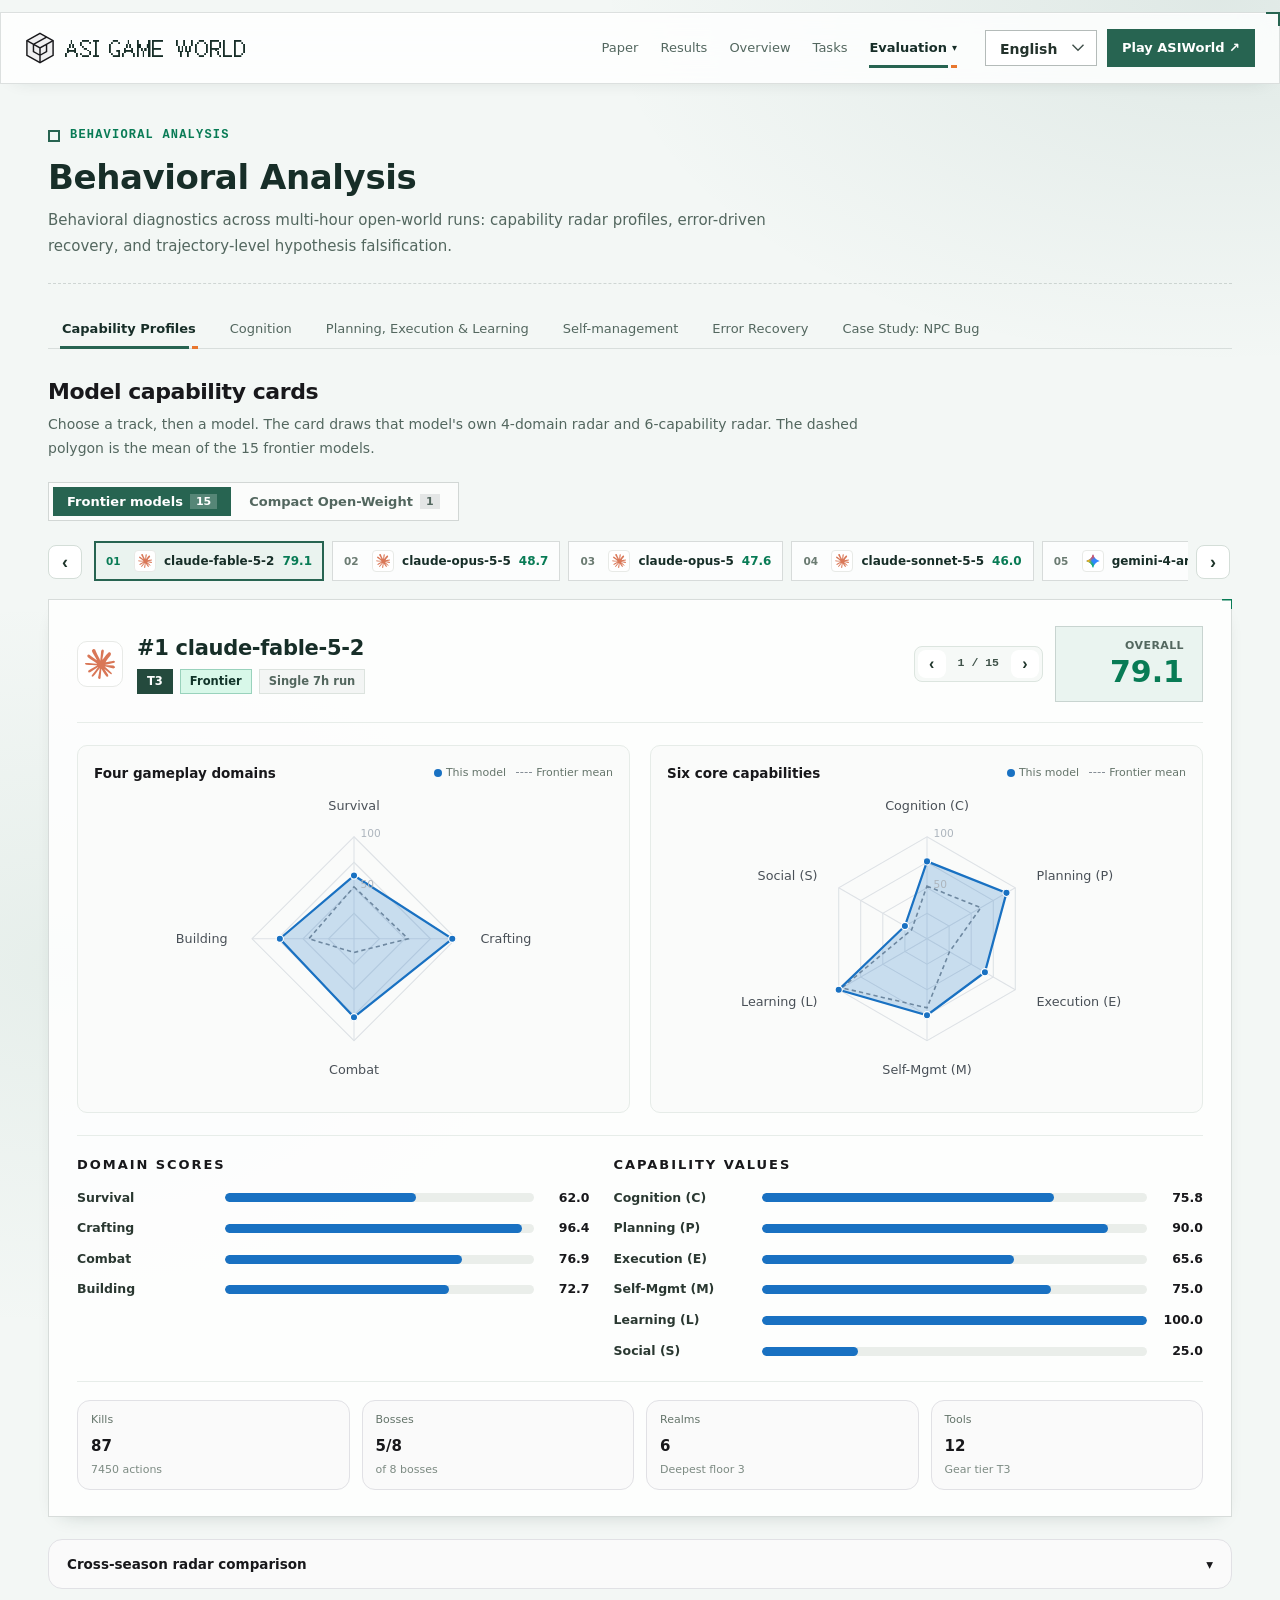
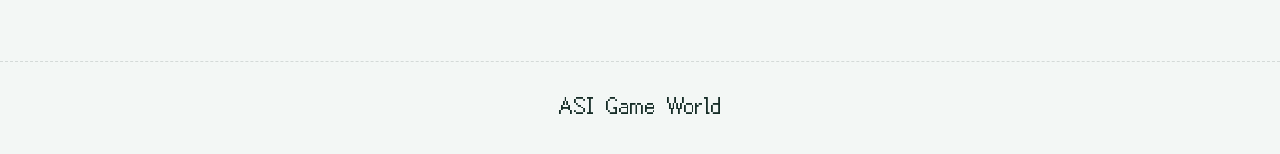
<file: benchmark/analysis/index.html>
<!doctype html>
<html lang="en" data-i18n-title="doc-title-analysis">
<head>
  <meta charset="utf-8">
  <meta name="viewport" content="width=device-width, initial-scale=1">
  <meta name="description" content="Extended capability diagnostics, error recovery dynamics, and trajectory case studies in ASIWorld." data-i18n-content="meta-analysis">
  <meta name="theme-color" content="#18181b">
  <link rel="canonical" href="https://asigameworld.github.io/benchmark/analysis/">
  <title>ASIWorld — Behavioral Analysis</title>
  <link rel="icon" href="/assets/favicon.svg?v=3" type="image/svg+xml">
  <link rel="stylesheet" href="/style.css?v=12">
  <link rel="stylesheet" href="/theme.css?v=46">
  <link rel="stylesheet" href="/benchmark/hero.css?v=8">
  <style>
    .self-panel { margin-top: 16px; }
    .self-scorebox-trio {
      display: inline-flex; align-items: stretch; gap: 0;
      padding: 8px 6px !important; text-align: right;
    }
    .self-scorebox-col {
      padding: 2px 12px; display: flex; flex-direction: column; align-items: flex-end; justify-content: center;
    }
    .self-scorebox-col + .self-scorebox-col {
      border-left: 1px solid #dce6e0;
    }
    .self-scorebox-trio .scorebox-label {
      font-size: 10.5px; white-space: nowrap; margin-bottom: 1px;
    }
    .self-scorebox-trio .scorebox-val {
      font-size: 24px; line-height: 1.12;
    }
    .self-scorebox-trio .scorebox-val.is-hp { color: #c92a2a; }
    .self-scorebox-trio .scorebox-val.is-fd { color: #b45309; }
    .self-scorebox-trio .scorebox-val.is-en { color: #0f766e; }
    .self-leg-line { display: inline-block; width: 16px; height: 0; border-top: 2.5px solid #c92a2a; vertical-align: middle; margin-right: 5px; }
    .self-leg-line.is-dash { border-top-style: dashed; border-top-width: 2px; }
    .self-leg-line.is-dot { border-top-style: dotted; border-top-width: 2.2px; }
    .self-leg-swatch { display: inline-block; width: 11px; height: 11px; border-radius: 3px; vertical-align: -1.5px; margin-right: 5px; }
    .self-hover-bar {
      margin-top: 10px; padding: 9px 12px; border-radius: 0;
      background: #eaf4f0; border: 1px solid color-mix(in srgb, #172e28 16%, transparent);
      display: flex; flex-wrap: wrap; align-items: center; gap: 6px 12px;
      font-size: 12.5px; color: #172e28; line-height: 1.5;
    }
    .self-hover-bar strong { color: #087b55; }
    .self-hover-sep { color: #b9c8c0; }
    .cog-board { display: flex; flex-direction: column; gap: 20px; }
    .cog-card {
      position: relative;
      background: rgb(255 255 255 / 86%); border: 1px solid color-mix(in srgb, #172e28 16%, transparent); border-radius: 0;
      padding: 20px 18px 18px;
      box-shadow: inset 0 1px 0 rgb(255 255 255 / 55%), 0 8px 20px -14px rgb(23 46 40 / 32%);
    }
    .cog-card-head {
      display: flex; flex-wrap: wrap; align-items: center; justify-content: space-between;
      gap: 10px 16px; padding-bottom: 14px; margin-bottom: 6px;
      border-bottom: 1px solid color-mix(in srgb, #172e28 14%, transparent);
    }
    .cog-card-title { display: flex; align-items: baseline; gap: 10px; }
    .cog-card-head h3 { margin: 0; font-size: 16px; font-weight: 650; color: #172e28; }
    .cog-card-sub { font-size: 12px; color: #857e71; font-variant-numeric: tabular-nums; }
    .cog-legend { display: flex; flex-wrap: wrap; align-items: center; gap: 14px; font-size: 11.5px; color: #5c574d; }
    .cog-legend-item { display: inline-flex; align-items: center; gap: 6px; }
    .cog-legend-sw {
      display: inline-block; width: 13px; height: 13px; border-radius: 4px; border: 1px solid transparent;
    }
    .cog-legend-pips { display: inline-flex; gap: 2px; margin-left: 1px; opacity: .75; }
    .cog-legend-pips b { width: 4px; height: 4px; border-radius: 50%; background: currentColor; display: inline-block; }
    .cog-wrap { overflow-x: auto; }
    .cog-table {
      border-collapse: separate; border-spacing: 0; width: 100%; table-layout: fixed;
      font-size: 12px; color: #2b332e; background: transparent;
    }
    .cog-table.is-tools { min-width: 960px; }
    .cog-table.is-foods { min-width: 820px; }
    .cog-table thead,
    .cog-table thead tr,
    .cog-table thead th,
    .cog-table tbody tr,
    .cog-table tbody th,
    .cog-table tbody td { background: transparent; border-bottom: 0; }
    .cog-table col.col-name { width: 186px; }
    .cog-table col.col-sum { width: 60px; }
    .cog-name {
      position: sticky; left: 0; z-index: 2; background: #ffffff !important;
      width: 186px !important; min-width: 186px; max-width: 186px;
      padding: 5px 8px 5px 2px !important;
      text-align: left; font-weight: 600; white-space: nowrap;
    }
    .cog-table thead .cog-name {
      z-index: 3; vertical-align: bottom; padding-bottom: 10px !important;
      border-bottom: 1px solid #e8e3d8 !important;
      font-size: 10.5px; font-weight: 700; letter-spacing: .06em; text-transform: uppercase;
      color: #8c8578;
    }
    .cog-name-in { display: flex; align-items: center; gap: 8px; }
    .cog-rank {
      font-family: ui-monospace, SFMono-Regular, Menlo, monospace;
      font-size: 10.5px; font-weight: 600; color: #9a9284; width: 18px; flex-shrink: 0;
    }
    .cog-name .model-icon {
      width: 20px; height: 20px; border-radius: 5px; font-size: 9px !important;
      border-color: #e4dfd4;
    }
    .cog-name .model-icon img,
    .cog-name .model-icon svg { width: 13px; height: 13px; }
    .cog-name-txt { font-size: 12.2px; font-weight: 620; color: #26312a; letter-spacing: -.01em; }
    .cog-item.has-sep, .cog-cell.has-sep { border-left: 1px dashed #e5dfd2; }
    .cog-item {
      padding: 8px 1px 10px !important; text-align: center; color: #3a3832;
      vertical-align: bottom; border-bottom: 1px solid #e8e3d8 !important;
    }
    .cog-ico {
      width: 38px; height: 38px; margin: 0 auto 4px;
      display: grid; place-items: center;
    }
    .cog-ico img {
      display: block; width: 32px; height: 32px; image-rendering: pixelated;
      filter: drop-shadow(0 1px 1px rgba(42, 35, 24, .12));
    }
    .cog-pips {
      display: flex; justify-content: center; align-items: center; gap: 3px;
      height: 7px; margin: 0 auto 4px;
    }
    .cog-pips i {
      width: 4.5px; height: 4.5px; border-radius: 1px; transform: rotate(45deg);
      background: #87ab97;
    }
    .cog-pips.is-t2 i, .cog-pips.is-cook i { background: #3f765c; }
    .cog-pips.is-t3 i { background: #1e4635; }
    .cog-lbl {
      display: block; font-size: 9.2px; font-weight: 600; line-height: 1.22;
      letter-spacing: -.02em; color: #4a463e; min-height: 24px;
    }
    .cog-rate {
      display: block; margin-top: 4px;
    }
    .cog-pill.is-head { padding: 1.5px 6px; font-size: 9.8px; }
    .cog-pill.is-head small { font-size: 9px; }
    .cog-cell {
      padding: 4px 3px !important; text-align: center; vertical-align: middle;
      border-bottom: 1px solid #f2eee6 !important;
    }
    .cog-table tbody tr:last-child .cog-cell,
    .cog-table tbody tr:last-child .cog-name,
    .cog-table tbody tr:last-child .cog-sum { border-bottom: 0 !important; }
    .cog-mark {
      position: relative; display: block; height: 22px; border-radius: 5px;
      background: transparent; border: 1px solid transparent;
      transition: transform 120ms, background 120ms;
    }
    .cog-mark::after {
      content: ""; position: absolute; left: 50%; top: 50%;
      width: 3.5px; height: 3.5px; margin: -1.75px 0 0 -1.75px;
      border-radius: 50%; background: #d8d1c3;
    }
    .cog-mark.is-on::after { display: none; }
    .cog-mark.is-t1, .cog-mark.is-gath { background: #87ab97; border-color: #749a85; }
    .cog-mark.is-t2, .cog-mark.is-cook { background: #3f765c; border-color: #33634c; }
    .cog-mark.is-t3 { background: #1e4635; border-color: #153427; }
    .cog-sum {
      width: 60px !important; min-width: 60px; padding: 4px 2px 4px 6px !important;
      text-align: right; vertical-align: middle; white-space: nowrap;
      border-bottom: 1px solid #f2eee6 !important;
    }
    .cog-table thead .cog-sum {
      vertical-align: bottom; padding-bottom: 10px !important;
      border-bottom: 1px solid #e8e3d8 !important;
      font-size: 10.5px; font-weight: 700; letter-spacing: .06em; text-transform: uppercase;
      color: #8c8578;
    }
    .cog-pill {
      display: inline-flex; align-items: baseline; justify-content: flex-end; gap: 1px;
      padding: 2px 8px; border-radius: 999px;
      background: #f2eee5; border: 1px solid #e4decfe6;
      font-family: ui-monospace, SFMono-Regular, Menlo, monospace;
      font-size: 11px; font-weight: 700; color: #26352c;
    }
    .cog-pill.is-zero { color: #a39b8c; background: #f6f3ec; }
    .cog-pill small { font-size: 10px; font-weight: 500; color: #8c8578; }
    .cog-table tbody tr:hover td,
    .cog-table tbody tr:hover th { background: #f5f2ea !important; }
    .cog-table tbody tr:hover .cog-mark:not(.is-on)::after { background: #b5ad9d; transform: scale(1.25); }
    .cog-table tbody tr:hover .cog-mark.is-on { transform: scaleY(1.06); }
    .vy-board {
      display: flex; flex-direction: column; gap: 28px;
      width: min(1240px, calc(100vw - 40px));
      margin-left: 50%; transform: translateX(-50%);
    }
    .vy-card {
      position: relative;
      background: rgb(255 255 255 / 86%); border: 1px solid color-mix(in srgb, #172e28 16%, transparent); border-radius: 0;
      padding: 22px 24px 18px;
      box-shadow: inset 0 1px 0 rgb(255 255 255 / 55%), 0 8px 20px -14px rgb(23 46 40 / 32%);
    }
    .vy-head {
      display: flex; flex-wrap: wrap; align-items: flex-start; justify-content: space-between;
      gap: 8px 16px; padding-bottom: 12px; margin-bottom: 10px;
      border-bottom: 1px solid color-mix(in srgb, #172e28 14%, transparent);
    }
    .vy-head h3 {
      margin: 0; font-size: 17.5px; font-weight: 650; color: #172e28; letter-spacing: -.01em;
    }
    .vy-sub {
      margin: 4px 0 0; font-size: 12.8px; color: #7c7568; line-height: 1.45;
    }
    .vy-key-row {
      display: flex; flex-wrap: wrap; align-items: center; gap: 6px 14px;
      font-size: 11.5px; color: #6c6559; padding-top: 2px;
    }
    .vy-key-item { display: inline-flex; align-items: center; gap: 5px; white-space: nowrap; }
    .vy-key-Recover { color: #1f5c43; font-weight: 650; }
    .vy-key-Stall { color: #b83b2a; font-weight: 650; }
    .vy-tree-bar {
      display: flex; flex-wrap: wrap; align-items: center; gap: 8px 16px;
      padding: 8px 14px; margin: 0 0 10px;
      background: #eaf4f0; border: 1px solid color-mix(in srgb, #172e28 14%, transparent); border-radius: 0;
    }
    .vy-tree-lbl {
      font-size: 11.5px; font-weight: 700; color: #087b55; letter-spacing: .01em;
      padding-right: 10px; border-right: 1px solid #dfd8c8; white-space: nowrap;
    }
    .vy-tree-steps {
      display: flex; flex-wrap: wrap; align-items: center; gap: 6px 10px;
    }
    .vy-tree-step {
      display: inline-flex; align-items: center; gap: 5px;
      font-size: 11.5px; font-weight: 600; color: #464138; white-space: nowrap;
    }
    .vy-tree-icons { display: inline-flex; align-items: center; gap: 3px; }
    .vy-tree-icons img {
      width: 27px; height: 27px; image-rendering: pixelated; image-rendering: crisp-edges;
      filter: drop-shadow(0 1px 1px rgba(42, 35, 24, .12));
      display: block;
    }
    .vy-tree-arr {
      color: #8c8578; font-size: 11.5px; font-weight: 700; line-height: 1; user-select: none;
    }
    .vy-fig-wrap { position: relative; width: 100%; overflow-x: auto; }
    .vy-svg {
      display: block; width: 100%; min-width: 780px; height: auto;
      font-family: Inter, -apple-system, BlinkMacSystemFont, "PingFang SC", "Microsoft YaHei", sans-serif;
      user-select: none;
    }
    .vy-svg image {
      image-rendering: pixelated; image-rendering: crisp-edges;
      filter: drop-shadow(0 1px 1.5px rgba(36, 30, 20, .18));
    }
    .vy-bg-line { cursor: pointer; transition: stroke .14s ease, stroke-width .14s ease, opacity .16s ease; }
    .vy-bg-line:hover { stroke: #988f7e !important; stroke-width: 2.2px !important; }
    .vy-m-layer, .vy-sp, .vy-callout { transition: none; }
    .vy-active-curve, .vy-active-halo { transition: stroke-width .12s ease, stroke-opacity .12s ease; }
    .vy-hit-curve { cursor: pointer; }
    .vy-card.has-focus .vy-bg-line { opacity: .3; }
    .vy-card.has-focus .vy-m-layer:not(.is-focus),
    .vy-card.has-focus .vy-sp:not(.is-focus),
    .vy-card.has-focus .vy-callout:not(.is-focus) { opacity: .14; }
    .vy-card.has-focus .vy-m-layer.is-focus .vy-active-curve { stroke-width: 3.4px !important; }
    .vy-card.has-focus .vy-m-layer.is-focus .vy-active-halo { stroke-width: 11px !important; stroke-opacity: .22 !important; }
    .vy-card.has-focus .vy-leg-btn:not(.is-focus) { opacity: .42; }
    .vy-card.has-focus .vy-leg-btn.is-focus {
      border-color: #18181b; background: #fafafa;
      box-shadow: 0 1px 4px #0000000a;
    }
    .vy-card.has-focus .vy-diag-item:not(.is-focus) { opacity: .3; }
    .vy-card.has-focus .vy-diag-item.is-focus {
      background: #ffffff; border-radius: 7px;
      box-shadow: 0 0 0 1px #e1e1e5;
    }
    .vy-diag-item { transition: opacity .15s ease, background .15s ease; padding: 3px 6px; margin: -3px -6px; cursor: pointer; }
    .vy-run-bar {
      display: inline-flex; align-items: center; gap: 3px;
      margin-left: 4px; padding: 2px 3px; border-radius: 999px;
      background: #f2eee5; border: 1px solid #e3ddd0;
    }
    .vy-run-lbl {
      font-size: 10.5px; font-weight: 650; color: #746d60; padding: 0 5px 0 6px;
    }
    .vy-run-btn {
      appearance: none; border: 0; background: transparent; cursor: pointer;
      padding: 2px 7px; border-radius: 999px;
      font-family: ui-monospace, SFMono-Regular, Menlo, monospace;
      font-size: 10.5px; font-weight: 700; color: #746d60;
      transition: background .12s ease, color .12s ease;
    }
    .vy-run-btn:hover { color: #1f2e25; }
    .vy-run-btn[aria-pressed="true"] {
      background: #5ce4ac; color: #12352a;
    }
    .vy-tip {
      position: absolute; z-index: 8; pointer-events: none;
      max-width: 300px; padding: 8px 11px; border-radius: 8px;
      background: rgba(24, 24, 27, .94); color: #fafafa;
      font-size: 12px; line-height: 1.48;
      box-shadow: 0 4px 14px rgba(0, 0, 0, .16);
    }
    .vy-tip[hidden] { display: none; }
    .vy-legend {
      display: flex; flex-wrap: wrap; align-items: center; gap: 8px 12px;
      padding-top: 12px; margin-top: 6px; border-top: 1px solid #f0ebe0;
    }
    .vy-leg-btn {
      appearance: none; border: 1px solid #e3ddd0; background: #fffefb;
      display: inline-flex; align-items: center; gap: 7px;
      padding: 4.5px 11px 4.5px 9px; border-radius: 999px; cursor: pointer;
      font: inherit; font-size: 12px; font-weight: 620; color: #243129;
      transition: border-color .14s ease, background .14s ease, opacity .14s ease;
    }
    .vy-leg-btn:hover { border-color: #c5bdb0; background: #f7f4ec; }
    .vy-leg-sw { width: 16px; height: 2.8px; border-radius: 2px; flex-shrink: 0; }
    .vy-leg-btn .model-icon {
      width: 18px; height: 18px; border-radius: 4px; font-size: 8px !important;
      border-color: #e4dfd4; flex-shrink: 0;
    }
    .vy-leg-btn .model-icon img,
    .vy-leg-btn .model-icon svg { width: 12px; height: 12px; }
    .vy-leg-val {
      font-family: ui-monospace, SFMono-Regular, Menlo, monospace;
      font-size: 11px; font-weight: 700; color: #6d6659;
    }
    .vy-diag-list {
      display: grid; grid-template-columns: repeat(auto-fit, minmax(340px, 1fr));
      gap: 7px 14px; margin-top: 11px; padding: 11px 13px;
      background: #fafafa; border: 1px solid #e1e1e5; border-radius: 13px;
    }
    .vy-diag-item {
      display: flex; align-items: flex-start; gap: 8px;
      font-size: 11.8px; line-height: 1.48; color: #3c3830;
    }
    .vy-diag-dot {
      width: 8px; height: 8px; border-radius: 999px; flex-shrink: 0; margin-top: 5px;
    }
    .vy-diag-body { min-width: 0; }
    .vy-diag-name { font-weight: 700; color: #1f2e25; margin-right: 5px; }
    .vy-diag-tag {
      display: inline-block; padding: 0 6px; margin-right: 5px; border-radius: 999px;
      font-size: 10.2px; font-weight: 700; line-height: 1.5; vertical-align: 0.5px;
    }
    .vy-diag-tag.is-ok { background: #dff0e6; color: #1d533c; border: 1px solid #bddac8; }
    .vy-diag-tag.is-fail { background: #fae7e0; color: #9c381c; border: 1px solid #e9bdb0; }
    .vy-diag-tag.is-calm { background: #ede8dc; color: #5d574c; border: 1px solid #ded7c7; }
    .vy-diag-tag.is-skip { background: #f2efe7; color: #8c8578; border: 1px solid #e5dfd2; }
    .vy-diag-txt code {
      font-family: ui-monospace, SFMono-Regular, Menlo, monospace;
      font-size: 10.6px; font-weight: 650; padding: 0.5px 4px; border-radius: 3px;
      background: #fcfbf8; border: 1px solid #e2dccf; color: #7a3420;
    }
    .vy-diag-item.is-ok .vy-diag-txt code { color: #21543e; }
    .vy-bench-bar {
      display: flex; flex-wrap: wrap; align-items: center; gap: 5px 6px;
      margin-top: 8px; padding-top: 7px; border-top: 1px dashed #ede8dc;
    }
    .vy-bench-lbl {
      font-size: 10.8px; font-weight: 600; color: #8c8578; margin-right: 4px;
    }
    .vy-pill-btn {
      appearance: none; border: 1px solid #e9e4d8; background: #f6f3ec;
      display: inline-flex; align-items: center; gap: 4px;
      padding: 2px 8px; border-radius: 999px; cursor: pointer;
      font: inherit; font-size: 10.8px; font-weight: 550; color: #756e61;
      transition: background .12s ease, color .12s ease, border-color .12s ease;
    }
    .vy-pill-btn:hover { background: #ede8dc; color: #26312a; border-color: #d6cfc0; }
    .vy-reset-btn {
      appearance: none; border: 0; background: transparent; cursor: pointer;
      margin-left: auto; padding: 2px 6px; font: inherit;
      font-size: 10.8px; font-weight: 650; color: #18181b; text-decoration: underline;
    }
  </style>
</head>
<body class="benchmark-page">
  <a class="skip-link" href="#main" data-i18n="skip">Skip to content</a>
  <header class="site-header">
    <a class="brand" href="/" aria-label="Back to ASI Game World homepage" title="Back to project home" data-i18n-aria-label="brand-back" data-i18n-title="brand-title"><img class="new-brand-icon" src="/assets/world-emblem.svg" width="29" height="32" alt=""><span class="brand-name">ASI<span>GAME WORLD</span></span></a>
    <nav aria-label="Main navigation">
      <a class="nav-top" href="https://arxiv.org/abs/2610.14807" target="_blank" rel="noopener" data-i18n="nav-paper">Paper</a>
      <a class="nav-top" href="/benchmark/#results" data-i18n="nav-results">Results</a>
      <a class="nav-top" href="/benchmark/#overview" data-i18n="nav-overview">Overview</a>
      <a class="nav-top" href="/benchmark/#tasks" data-i18n="nav-tasks">Tasks</a>
      <div class="nav-dropdown">
        <a class="nav-top nav-dropdown-trigger" href="/benchmark/#evaluation" aria-current="page" aria-haspopup="true" aria-expanded="false"><span data-i18n="nav-eval">Evaluation</span><span class="nav-caret" aria-hidden="true">▾</span></a>
        <div class="nav-dropdown-menu" role="menu">
          <a class="nav-dropdown-item" href="/benchmark/#evaluation" role="menuitem"><strong data-i18n="nav-eval-graphs">Evaluation Graphs</strong><span data-i18n="nav-eval-graphs-desc">Cross-dimensional 6×4 heatmaps &amp; action composition charts</span></a>
          <a class="nav-dropdown-item" href="/benchmark/analysis/" aria-current="page" role="menuitem"><strong data-i18n="nav-eval-analysis">Behavioral Analysis</strong><span data-i18n="nav-eval-analysis-desc">Per-model radar profiles, error recovery &amp; NPC-lie verbatim traces</span></a>
        </div>
      </div>
    </nav>
    <div class="portal-nav-actions"><select class="lang-switch" aria-label="Language"><option value="en">English</option><option value="zh">中文</option></select><a class="button primary nav-play" href="https://agentworld.games/" target="_blank" rel="noopener"><span data-i18n="pill-play">Play ASIWorld</span> <span aria-hidden="true">↗</span></a></div>
  </header>
  <main id="main" class="analysis-shell">
    <header class="analysis-header">
      <span class="analysis-eyebrow" data-i18n="ana-eyebrow">BEHAVIORAL ANALYSIS</span>
      <h1 data-i18n="ana-title">Behavioral Analysis</h1>
      <p data-i18n="ana-lead">Behavioral diagnostics across multi-hour open-world runs: capability radar profiles, error-driven recovery, and trajectory-level hypothesis falsification.</p>
    </header>

    <div class="analysis-tabs" role="tablist" aria-label="Analysis topics">
      <button type="button" class="analysis-tab" role="tab" data-pane="profiles" aria-selected="true" data-i18n="tab-profiles">Capability Profiles</button>
      <button type="button" class="analysis-tab" role="tab" data-pane="cognition" aria-selected="false" data-i18n="tab-cognition">Cognition</button>
      <button type="button" class="analysis-tab" role="tab" data-pane="planning" aria-selected="false" data-i18n="tab-planning">Planning, Execution &amp; Learning</button>
      <button type="button" class="analysis-tab" role="tab" data-pane="self-management" aria-selected="false" data-i18n="tab-self">Self-management</button>
      <button type="button" class="analysis-tab" role="tab" data-pane="recovery" aria-selected="false" data-i18n="tab-recovery">Error Recovery</button>
      <button type="button" class="analysis-tab" role="tab" data-pane="case-study" aria-selected="false" data-i18n="tab-case">Case Study: NPC Bug</button>
    </div>

    <!-- PROFILES:START -->
    <section class="analysis-pane" id="pane-profiles" data-pane="profiles" data-active>
      <div class="pane-intro">
        <h2 data-i18n="diag-radar-head">Model capability cards</h2>
        <p data-i18n="diag-radar-lead">Choose a track, then a model. The card draws that model's own 4-domain radar and 6-capability radar. The dashed polygon is the mean of the 15 frontier models.</p>
      </div>
      <div class="profile-toolbar">
        <div class="track-switcher" id="card-track-switch" role="tablist" aria-label="Model track">
          <button type="button" class="track-btn" data-track="frontier" aria-selected="true"><span data-i18n="track-frontier">Frontier models</span><span class="track-count">15</span></button>
          <button type="button" class="track-btn" data-track="small" aria-selected="false"><span data-i18n="track-small">Compact Open-Weight</span><span class="track-count">1</span></button>
        </div>
      </div>
      <p class="small-track-note" id="card-small-note" hidden data-i18n="small-track-note">Separate compact open-weight track: 27B open-weight model evaluated under the same 7-hour rules (3-run mean), listed separately from frontier flagship models.</p>
      <div class="rej-slider-bar">
        <button type="button" class="rej-nav-btn" id="prof-prev" aria-label="Previous model">‹</button>
        <div class="agent-roster rej-roster-strip" id="agent-roster" role="listbox" aria-label="Models"></div>
        <button type="button" class="rej-nav-btn" id="prof-next" aria-label="Next model">›</button>
      </div>
      <article class="model-hero-card" id="model-hero-card" aria-live="polite"></article>
      <details class="io-drawer">
        <summary>
          <span data-i18n="cohort-drawer-summary">Cross-season radar comparison</span>
          <span>▾</span>
        </summary>
        <div class="io-drawer-body">
          <div class="analysis-card-grid">
            <figure class="analysis-card radar-card">
              <h3 data-i18n="fig-3s-dom">Cross-season progression · Four domains</h3>
              <a href="/assets/three-season-radar-4domains.pdf?v=1" target="_blank" rel="noopener"><img src="/assets/three-season-radar-4domains.png?v=1" alt="Cross-season 4-domain radar across benchmark iterations."></a>
              <figcaption data-i18n="fig-3s-dom-cap">Evolution of domain-level progression across successive world and duration configurations.</figcaption>
            </figure>
            <figure class="analysis-card radar-card">
              <h3 data-i18n="fig-3s-cap">Cross-season progression · Six capabilities</h3>
              <a href="/assets/three-season-radar-6capabilities.pdf?v=1" target="_blank" rel="noopener"><img src="/assets/three-season-radar-6capabilities.png?v=1" alt="Cross-season 6-capability radar across benchmark iterations."></a>
              <figcaption data-i18n="fig-3s-cap-cap">Capability profile shifts as survival horizon extends to 7 hours.</figcaption>
            </figure>
          </div>
        </div>
      </details>
    </section>
<!-- PROFILES:END -->

    <section class="analysis-pane" id="pane-cognition" data-pane="cognition">
      <div class="pane-intro">
        <h2 data-i18n="cog-head">Cognition</h2>
        <p data-i18n="cog-lead">Each column is one tool or one food from the game. A filled tile means the model made or obtained that tool, or ate or held that food. Diamond pips beneath each icon mark item tier or food stage, shaded from light sage to deep pine.</p>
      </div>
      <div id="cog-board" class="cog-board"></div>
      <p class="hc-meta-note" data-i18n="cog-cap">Numbers under each item header count how many of the 15 frontier models obtained it. Right-hand pills summarize each model's total.</p>
    </section>

    <section class="analysis-pane" id="pane-planning" data-pane="planning">
      <div class="pane-intro">
        <h2 data-i18n="plan-head">Planning, Execution &amp; Learning</h2>
        <p data-i18n="plan-lead">Four 7-hour progression curves across crafting, building, food, and combat. Stage bars above each chart outline the domain's progression route, pixel sprites float beside first-time unlocks along the climb, upward recoveries after plateaus show error-driven learning, and flatlines after ✕ mark models that stalled upon failure.</p>
      </div>
      <div id="plan-board" class="vy-board"></div>
      <p class="hc-meta-note" data-i18n="plan-cap">All 15 frontier trajectories are plotted as single-run step curves (5 highlighted by default, gray lines in back). Hover any curve or legend pill to spotlight it and dim the others; click to add or hide models. For deepseek-v4.1-flash, switch R1–R5 to inspect each of its five single runs.</p>
    </section>

    <section class="analysis-pane" id="pane-self" data-pane="self-management">
      <div class="pane-intro">
        <h2 data-i18n="self-head">Self-management</h2>
        <p data-i18n="self-lead">As models adapt to the game environment and continuously revise their scripts to play, they also need to keep their character's condition in check. Each column represents one hour. The stacked bar shows how actions were split across building, combat, crafting, and exploration, while the curves plot hourly averages for health, fullness, and stamina. When a curve drops while the bar stays active, it signals state mismanagement, as the script kept pushing tasks without looking after itself.</p>
      </div>
      <div class="rej-slider-shell">
        <div class="rej-slider-bar">
          <button type="button" class="rej-nav-btn" id="self-prev" aria-label="Previous model">‹</button>
          <div class="agent-roster rej-roster-strip" id="self-roster" role="listbox" aria-label="Models"></div>
          <button type="button" class="rej-nav-btn" id="self-next" aria-label="Next model">›</button>
        </div>
        <article class="model-hero-card" id="self-hero-card" aria-live="polite"></article>
      </div>
      <p class="hc-meta-note" data-i18n="self-cap">Pick a model, then hover or tap any hour to inspect exact physiology averages and task counts.</p>
    </section>

    <section class="analysis-pane" id="pane-recovery" data-pane="recovery">
      <div class="pane-intro">
        <h2 data-i18n="diag-rej-head">Action library rejection &amp; error recovery</h2>
        <p data-i18n="diag-rej-lead">When agents call the in-game action library, calls that violate game rules—such as missing materials, out of range, blocked siting, or action cooldowns—are rejected by the engine. Note that a rising rejection rate in later hours often reflects task escalation rather than model degradation: agents transition from simple early tasks (foraging, starter quests, basic tools) to harder mid/late-game tasks (house siting &amp; construction, multi-floor dungeon boss combat, and high-tier crafting). Stronger models briefly spike when entering a harder domain and then rapidly adapt to drive rejections back down.</p>
      </div>
      <div class="action-lib-card" aria-label="In-game action library categories">
        <div class="action-lib-row">
          <div class="action-lib-cat"><i class="mix-0"></i><strong data-i18n="leg-prod">Production</strong><span data-i18n="actlib-prod-sub">Gather, farm, craft &amp; NPC quests</span></div>
          <div class="action-lib-tags"><code>gather</code><code>fell</code><code>sow</code><code>harvest</code><code>craft</code><code>craft_collect</code><code>cook</code><code>tailor</code><code>repair</code><code>store</code><code>take</code><code>talk</code><code>quest</code><code>offer</code></div>
        </div>
        <div class="action-lib-row">
          <div class="action-lib-cat"><i class="mix-1"></i><strong data-i18n="leg-cons">Construction</strong><span data-i18n="actlib-cons-sub">Blueprint siting &amp; house building</span></div>
          <div class="action-lib-tags"><code>plan_project</code><code>place_project</code><code>haul_project</code><code>build_project</code><code>designate</code><code>assemble</code><code>fit_lock</code><code>dismantle</code></div>
        </div>
        <div class="action-lib-row">
          <div class="action-lib-cat"><i class="mix-2"></i><strong data-i18n="leg-dung">Dungeon combat</strong><span data-i18n="actlib-comb-sub">Dungeon entry, tactical turns &amp; loot</span></div>
          <div class="action-lib-tags"><code>enter_dungeon</code><code>reenter_dungeon</code><code>leave_dungeon</code><code>battle_act</code><code>attack</code><code>loot</code><code>drink</code></div>
        </div>
        <div class="action-lib-row">
          <div class="action-lib-cat"><i class="mix-3"></i><strong data-i18n="leg-maint">Sustenance</strong><span data-i18n="actlib-sust-sub">Eating, resting &amp; gear loadout</span></div>
          <div class="action-lib-tags"><code>eat</code><code>rest</code><code>camp</code><code>equip</code><code>unequip</code><code>item_use</code></div>
        </div>
        <div class="action-lib-row">
          <div class="action-lib-cat"><i class="mix-4"></i><strong data-i18n="leg-move">Movement</strong><span data-i18n="actlib-move-sub">Grid steps, pathfinding &amp; doors</span></div>
          <div class="action-lib-tags"><code>step</code><code>move</code><code>move_to</code><code>stop</code><code>door</code></div>
        </div>
      </div>
      <div class="rej-slider-shell">
        <div class="rej-slider-bar">
          <button type="button" class="rej-nav-btn" id="rej-prev" aria-label="Previous model">‹</button>
          <div class="agent-roster rej-roster-strip" id="rej-roster" role="listbox" aria-label="Models"></div>
          <button type="button" class="rej-nav-btn" id="rej-next" aria-label="Next model">›</button>
        </div>
        <article class="model-hero-card rej-hero-card" id="rej-hero-card" aria-live="polite"></article>
      </div>
      <details class="io-drawer">
        <summary>
          <span data-i18n="rej-drawer-summary">View all-15-model comparison charts</span>
          <span>▾</span>
        </summary>
        <div class="io-drawer-body">
          <figure class="analysis-card full">
            <h3 data-i18n="fig-rej-sum">Hourly action rejection rate by category (7-hour bar plots)</h3>
            <a href="/assets/action-rejection-summary.pdf?v=6" data-href-en="/assets/action-rejection-summary.pdf?v=6" data-href-zh="/assets/action-rejection-summary-zh.pdf?v=6" target="_blank" rel="noopener"><img src="/assets/action-rejection-summary.png?v=6" data-src-en="/assets/action-rejection-summary.png?v=6" data-src-zh="/assets/action-rejection-summary-zh.png?v=6" width="4320" height="2760" alt="Hourly action rejection rate bar plots by category across 7 hours for 15 frontier models."></a>
            <figcaption data-i18n="fig-rej-sum-cap">Each subplot shows one model's 7 evaluation hours (1h–7h) on a fine-grained vertical scale: the stacked color bars break down that hour's rejection rate across Production, Construction, Dungeon combat, Sustenance, and Movement, with the exact hourly total (0.1% precision; ±SD error bars for multi-run deepseek-v4.1-flash) above each bar and the dominant category share inside the bar.</figcaption>
          </figure>
          <figure class="analysis-card full" style="margin-bottom:0">
            <h3 data-i18n="fig-rej-hour">Hourly action rejection trajectories</h3>
            <a href="/assets/hourly-rejection-three-seasons.pdf?v=6" target="_blank" rel="noopener"><img src="/assets/hourly-rejection-three-seasons.png?v=6" width="3851" height="2135" alt="Hourly command rejection rate trajectories over evaluation hours."></a>
            <figcaption data-i18n="fig-rej-hour-cap">Hourly failure rate (blue line) and call volume (gray bars) when invoking the in-game action library. Calls are rejected when game rules are not met (e.g., missing materials, out of range, or action busy); a falling curve shows the model learning the rules and avoiding invalid actions.</figcaption>
          </figure>
        </div>
      </details>
    </section>

    <section class="analysis-pane" id="pane-case-study" data-pane="case-study">
      <div class="case-banner">
        <span class="case-badge" data-i18n="ins-badge">EXTRA INSIGHT · CASE STUDY (NOT INCLUDED IN LEADERBOARD SCORING)</span>
        <div class="pane-intro" style="margin-bottom:14px">
          <h2 data-i18n="ins-title">When World Text Lies: Falsifying the Mirrored NPC Dialogue Bug</h2>
          <p data-i18n="ins-lead" data-i18n-html>Procedural map generation mirrored the horizontal axis (<code>+X</code> = East), placing the Main City Gate at <code>(126, 121)</code> and the World Tree at <code>(147, 91)</code>—east of the meadow spawn <code>(101, 121)</code>. However, starter NPC <strong>Qinghe</strong> retained hardcoded dialogue from an earlier un-mirrored map, instructing every agent to walk <em>“~20 steps west”</em> to enter the city, directly contradicting the objective <code>/v1/observe</code> beacon sensor. The four cards below group all 15 frontier models by how they handled that lie, followed by each model&#x27;s verbatim Input / Output trajectory steps (deepseek-v4.1-flash shows its 5-run mean in the summary card and a single representative run in the log).</p>
        </div>

        <div class="case-stats">
          <div class="case-stat">
            <strong data-i18n="stat-direct-val">0 min</strong>
            <span data-i18n="stat-direct">claude-fable-5-2 and claude-opus-5 checked the beacon and walked east, reaching the tree in 16.9 and 31.3 min</span>
          </div>
          <div class="case-stat">
            <strong data-i18n="stat-rapid-val">6–8 min</strong>
            <span data-i18n="stat-rapid">claude-opus-5-5 and gemini-4-argon falsified the coordinates almost as soon as the west side blocked them</span>
          </div>
          <div class="case-stat mid">
            <strong data-i18n="stat-terrain-val">25–104 min</strong>
            <span data-i18n="stat-terrain">Eight models turned only after hitting the west wall. deepseek-v4.1-flash is a 5-run mean arrival, 104±52 min</span>
          </div>
          <div class="case-stat warn">
            <strong data-i18n="stat-authority-val">143 min–7h</strong>
            <span data-i18n="stat-authority">kimi-k3.1-pro let the line override the beacon. kimi-k3 and mimo-v2.6-pro never entered</span>
          </div>
        </div>

        <details class="io-drawer" open>
          <summary>
            <span data-i18n="drawer-summary">Verbatim model Input / Output trajectory logs (all 15 frontier models)</span>
            <span>▾</span>
          </summary>
          <div class="io-drawer-body">
            <div class="io-shared-box">
              <p class="io-shared-title" data-i18n="ins-shared-h">Identical conflicting environment inputs received by all agents</p>
              <div class="io-step in">
                <span class="io-role" data-i18n="ins-in-npc">[Input · tool_result · /v1/npcs · Meadow Caretaker Qinghe]</span>
                <div class="io-raw">从草地往西二十来步是主城东门，进门往北走三十来步是世界树，从世界树往西二十来步就是归刃修造铺，门口站着木匠柏年和纹样匠绣棠……</div>
              </div>
              <div class="io-step in" style="margin-top:8px">
                <span class="io-role" data-i18n="ins-in-beacon">[Input · tool_result · /v1/observe · Objective World Tree Beacon (+X = East of spawn 101,121)]</span>
                <div class="io-raw">beacon {&quot;events&quot;: [], &quot;inZone&quot;: false, &quot;integrity&quot;: {&quot;current&quot;: 480, &quot;max&quot;: 480}, &quot;nodeId&quot;: &quot;whole-structure/world-tree&quot;, &quot;position&quot;: {&quot;x&quot;: 147.0, &quot;z&quot;: 91.0}, &quot;radius&quot;: 7.0, &quot;status&quot;: &quot;active&quot;}</div>
              </div>
            </div>

            <div class="io-filters" role="group" aria-label="Filter trajectory logs by recognition tier">
              <button type="button" class="io-filter-btn" data-tier="all" aria-pressed="true" data-i18n="io-flt-all">All (15)</button>
              <button type="button" class="io-filter-btn" data-tier="direct" aria-pressed="false" data-i18n="io-flt-direct">Direct Beacon (2)</button>
              <button type="button" class="io-filter-btn" data-tier="rapid" aria-pressed="false" data-i18n="io-flt-rapid">Rapid Falsify (2)</button>
              <button type="button" class="io-filter-btn" data-tier="terrain" aria-pressed="false" data-i18n="io-flt-terrain">Wall-Triggered Pivot (8)</button>
              <button type="button" class="io-filter-btn" data-tier="trapped" aria-pressed="false" data-i18n="io-flt-trapped">Trapped / Unsolved (3)</button>
            </div>

            <div class="io-columns">
              <div class="io-col" data-tier="direct">
                <div class="io-col-head">
                  <strong>claude-fable-5-2</strong>
                  <span class="io-pill direct" data-i18n="ins-fable-pill">Direct beacon · 16.9 min</span>
                </div>
                <div class="io-step out-good">
                  <span class="io-role" data-i18n="ins-fable-s1">[Conflict Detected · reasoning #265 · Beacon lies east and does not fit “walk west”]</span>
                  <div class="io-raw">going west about 20 to the east gate. The world tree beacon at (147, 91) lies east, which doesn&#x27;t quite fit, so I need to check that.</div>
                </div>
                <div class="io-step confirm">
                  <span class="io-role" data-i18n="ins-fable-s2">[Confirmed Location · tool_result #284 · Reaches World Tree at (147,91)]</span>
                  <div class="io-raw">[147.0, 95.0] {&#x27;energy&#x27;: 93.3, &#x27;food&#x27;: 44.2, &#x27;health&#x27;: 100.0} ... [&quot;node&quot;, &quot;whole-structure/world-tree&quot;, &quot;世界树完整根干冠装配&quot;, &quot;building&quot;, 147.0, 91.0, []]</div>
                </div>
              </div>

              <div class="io-col" data-tier="direct">
                <div class="io-col-head">
                  <strong>claude-opus-5</strong>
                  <span class="io-pill direct" data-i18n="ins-opus5-pill">Direct beacon · 31.3 min</span>
                </div>
                <div class="io-step out-good">
                  <span class="io-role" data-i18n="ins-opus5-s1">[Conflict Detected · assistant #219 · Locks onto (147,91) beacon and builds path helper]</span>
                  <div class="io-raw">Major find: the observation includes a **beacon for the World Tree at (147,91)**, integrity 480/480. Let me build a pathing helper and head there.</div>
                </div>
                <div class="io-step confirm">
                  <span class="io-role" data-i18n="ins-opus5-s2">[Confirmed Gate · tool_result #228 · Observes East Gate at (126,121)]</span>
                  <div class="io-raw">pos: [127.0,125.0]
building|主城折肩拱冠门楼|(126.0,121.0)|uses=|town-curtain/gate/31102/16</div>
                </div>
                <div class="io-step confirm">
                  <span class="io-role" data-i18n="ins-opus5-s3">[Confirmed Location · tool_result #1821 · Standing by World Tree at (147,91)]</span>
                  <div class="io-raw">{&quot;pos&quot;: [148.0, 83.0], &quot;scene&quot;: &quot;overworld&quot;, &quot;f&quot;: 59.4, &quot;h&quot;: 100.0}
whole-structure/world-tree [building]  @147.0,91.0 世界树完整根干冠装配</div>
                </div>
              </div>

              <div class="io-col" data-tier="rapid">
                <div class="io-col-head">
                  <strong>claude-opus-5-5</strong>
                  <span class="io-pill fast" data-i18n="ins-opus-pill">Rapid falsify · 6.7 min</span>
                </div>
                <div class="io-step out-good">
                  <span class="io-role" data-i18n="ins-opus-s1">[Conflict Detected · reasoning #155 · Detects sensor vs. text conflict]</span>
                  <div class="io-raw">I&#x27;m converting pose coordinates to cell coordinates to figure out where the beacon sits relative to spawn—landing on cell (147,91), which is northeast of spawn at (102,121). This conflicts with Qinghe&#x27;s directions about the east gate and going north, since she mentioned heading west, so I&#x27;m trying to reconcile how the city entrance actually aligns with these coordinates.</div>
                </div>
                <div class="io-step out-good">
                  <span class="io-role" data-i18n="ins-opus-s2">[Pivoted East · reasoning #171 · Trusts sensor coordinates &amp; builds A* planner]</span>
                  <div class="io-raw">Got it — the world tree at (147,91) is actually east of spawn, not west. I&#x27;ll build a proper planner that remembers seen terrain and runs A* over it, treating unexplored cells optimistically.</div>
                </div>
                <div class="io-step confirm">
                  <span class="io-role" data-i18n="ins-opus-s4">[Confirmed Location · tool_result #195 · Arrives at (148,89) next to World Tree (147,91)]</span>
                  <div class="io-raw">pos 148.0 89.0 (north=up -z)
    1    
  11111  
 1111111 
 1111111 
1111@1111
 1#9#991 
 1#B91#1 
  ##911  
    1    
node whole-structure/world-tree building 世界树完整根干冠装配 {&#x27;x&#x27;: 147.0, &#x27;y&#x27;: 1.0, &#x27;z&#x27;: 91.0}</div>
                </div>
                <div class="io-step out-good">
                  <span class="io-role" data-i18n="ins-opus-s3">[Notes Patched · tool_use #199 · Patches persistent NOTES.md]</span>
                  <div class="io-raw">- NPC directions: &quot;north&quot; = -z, but &quot;west&quot; = +x (mirrored)! Verified: meadow(102,121) -&gt; tree(147,91).</div>
                </div>
              </div>

              <div class="io-col" data-tier="rapid">
                <div class="io-col-head">
                  <strong>gemini-4-argon</strong>
                  <span class="io-pill fast" data-i18n="ins-argon-pill">Rapid falsify · 7.7 min</span>
                </div>
                <div class="io-step out-warn">
                  <span class="io-role" data-i18n="ins-argon-s1">[Followed NPC · assistant #280 · Initially plans to walk west along z=115]</span>
                  <div class="io-raw">我将先在 `(98, 125)` 采集 `(98, 122)` 和 `(98, 121)` 的浆果储备干粮、食用 4 份把饱食度补满，随后按青禾指引向北走到 `z=115` 的车辙路，再沿路向西走约 20 步进入主城东门。</div>
                </div>
                <div class="io-step out-good">
                  <span class="io-role" data-i18n="ins-argon-s3">[Pivoted East · assistant #289 · Confirms (+X, -Z) and switches toward +X]</span>
                  <div class="io-raw">我发现世界树（`whole-structure/world-tree`）的信标精确坐标为 `(x=147.0, z=91.0)`，即位于草甸（`x=100, z=122`）的 `+X` 与 `-Z`（北）方向！我将立即沿车辙路向 `+X` 方向前往 `x=120..147, z=116`，进入主城并北上世界树。</div>
                </div>
                <div class="io-step confirm">
                  <span class="io-role" data-i18n="ins-argon-s4">[Confirmed Gate · tool_result #306 · Arrives at East Gate (126,121)]</span>
                  <div class="io-raw">{&quot;x&quot;:126.0,&quot;z&quot;:122.0,&quot;needs&quot;:{&quot;active&quot;:true,&quot;at_ms&quot;:3538713,&quot;energy&quot;:29.099852,&quot;food&quot;:70.327365,&quot;health&quot;:100.0,&quot;maxima&quot;:{&quot;energy&quot;:100,&quot;food&quot;:100,&quot;health&quot;:100},&quot;maximum&quot;:100}}
=== NPCS ===
[]
=== NODES ===
[{&quot;id&quot;:&quot;town-curtain/gate/31102/16&quot;,&quot;name&quot;:&quot;主城折肩拱冠门楼&quot;,&quot;type&quot;:&quot;building&quot;,&quot;pos&quot;:{&quot;x&quot;:126.0,&quot;y&quot;:1.0,&quot;z&quot;:121.0}</div>
                </div>
              </div>

              <div class="io-col" data-tier="terrain">
                <div class="io-col-head">
                  <strong>deepseek-v4-flash</strong>
                  <span class="io-pill mid" data-i18n="ins-dsv4f-pill">Wall-triggered · 24.5 min</span>
                </div>
                <div class="io-step out-warn">
                  <span class="io-role" data-i18n="ins-dsv4f-s2">[Blocked West · reasoning #280 · Hits wall again at x=83.5]</span>
                  <div class="io-raw">Only moved 1 cell (84.5-&gt;83.5) over 12 commands — blocked by wall again at x=83.5. So there&#x27;s a wall at x~83.5 at z=116.5.</div>
                </div>
                <div class="io-step out-good">
                  <span class="io-role" data-i18n="ins-dsv4f-s3">[Pivoted East · assistant #285 · Reads (147,91) beacon and turns northeast]</span>
                  <div class="io-raw">The world-tree beacon is at (147, 91) — the city is actually northeast, not west (青禾&#x27;s directions are translated/flavor text). Let me navigate toward the beacon. First back east into open ground.</div>
                </div>
                <div class="io-step confirm">
                  <span class="io-role" data-i18n="ins-dsv4f-s4">[Confirmed Gate · tool_result #717 · Observes East Gate at (126,121)]</span>
                  <div class="io-raw">{&quot;nm&quot;: &quot;主城折肩拱冠门楼&quot;, &quot;x&quot;: 126.0, &quot;z&quot;: 121.0, &quot;r&quot;: false, &quot;u&quot;: [], &quot;t&quot;: &quot;building&quot;, &quot;id&quot;: &quot;town-curtain/gate/31102/16&quot;}</div>
                </div>
                <div class="io-step confirm">
                  <span class="io-role" data-i18n="ins-dsv4f-s5">[Confirmed Location · tool_result #823 · Reaches (144.5,102.5) with World Tree (147,91) in view]</span>
                  <div class="io-raw">--obs--
{&quot;nm&quot;: &quot;世界树完整根干冠装配&quot;, &quot;x&quot;: 147.0, &quot;z&quot;: 91.0, &quot;r&quot;: false, &quot;u&quot;: [], &quot;t&quot;: &quot;building&quot;}</div>
                </div>
              </div>

              <div class="io-col" data-tier="terrain">
                <div class="io-col-head">
                  <strong>grok-4.7</strong>
                  <span class="io-pill mid" data-i18n="ins-grok-pill">Wall-triggered · 32.6 min</span>
                </div>
                <div class="io-step out-warn">
                  <span class="io-role" data-i18n="ins-grok-s0">[Followed NPC · assistant #273 · Follows “north 5–6 steps, west 20 steps”]</span>
                  <div class="io-raw">路她说清楚了：先北上五六步到车辙，再沿路向西二十步就是东门。我按这个走。</div>
                </div>
                <div class="io-step confirm">
                  <span class="io-role" data-i18n="ins-grok-s2">[Confirmed Location · tool_result #672 · Inside World Tree beacon (inZone: True at 147,95)]</span>
                  <div class="io-raw">NOW 147.0 95.0 seq 928 food 39.9 energy 43.4
beacon {&#x27;events&#x27;: [], &#x27;inZone&#x27;: True, &#x27;integrity&#x27;: {&#x27;current&#x27;: 480, &#x27;max&#x27;: 480}, &#x27;nodeId&#x27;: &#x27;whole-structure/world-tree&#x27;, &#x27;position&#x27;: {&#x27;x&#x27;: 147.0, &#x27;z&#x27;: 91.0}, &#x27;radius&#x27;: 7.0, &#x27;status&#x27;: &#x27;active&#x27;}</div>
                </div>
                <div class="io-step out-good">
                  <span class="io-role" data-i18n="ins-grok-s1">[Notes Patched · assistant #1300 · Explicitly names the “20 steps west” line wrong]</span>
                  <div class="io-raw">她说东门在草地西边二十步——这条还是错的，门在东边 126,121。</div>
                </div>
              </div>

              <div class="io-col" data-tier="terrain">
                <div class="io-col-head">
                  <strong>glm-5.3</strong>
                  <span class="io-pill mid" data-i18n="ins-glm-pill">Wall-triggered · 36.3 min</span>
                </div>
                <div class="io-step out-good">
                  <span class="io-role" data-i18n="ins-glm-s1">[Conflict Detected · assistant #573 · Realizes went the wrong way; beacon is northeast]</span>
                  <div class="io-raw">我走反了——世界树在 (147,91) 东北方向，主城应该在那边。放弃西边，回头向东北走。</div>
                </div>
                <div class="io-step confirm">
                  <span class="io-role" data-i18n="ins-glm-s3">[Confirmed Gate · tool_result #727 · Arrives facing East Gate (126,121)]</span>
                  <div class="io-raw">arrived at 118,121
  town-curtain/gate/31102/16 | 主城折肩拱冠门楼 | 126.0 121.0 | uses: []</div>
                </div>
                <div class="io-step confirm">
                  <span class="io-role" data-i18n="ins-glm-s4">[Confirmed Location · tool_result #876 · Inside World Tree beacon (inZone: true at 144,91)]</span>
                  <div class="io-raw">arrived at 144,91
  whole-structure/world-tree | 世界树完整根干冠装配 | 147.0 91.0 | uses: []
beacon: {&quot;events&quot;: [], &quot;inZone&quot;: true, &quot;integrity&quot;: {&quot;current&quot;: 480, &quot;max&quot;: 480}, &quot;nodeId&quot;: &quot;whole-structure/world-tree&quot;, &quot;position&quot;: {&quot;x&quot;: 147.0, &quot;z&quot;: 91.0}, &quot;radius&quot;: 7.0, &quot;status&quot;: &quot;active&quot;}</div>
                </div>
                <div class="io-step out-good">
                  <span class="io-role" data-i18n="ins-glm-s2">[Notes Patched · assistant #893 · Calls Qinghe's “west” a slip; summarizes real route]</span>
                  <div class="io-raw">找到东门 (126,121) 主城折肩拱冠门楼——青禾说的“向西”其实是笔误，从草甸沿 z=121 向东直走就到</div>
                </div>
              </div>

              <div class="io-col" data-tier="terrain">
                <div class="io-col-head">
                  <strong>muse-wonder</strong>
                  <span class="io-pill mid" data-i18n="ins-muse-pill">Wall-triggered · 39.7 min</span>
                </div>
                <div class="io-step out-warn">
                  <span class="io-role" data-i18n="ins-muse-s1">[Blocked West · assistant #282 · Finds west road broken; turns north to (88,98)]</span>
                  <div class="io-raw">路面往西是断的，北、东可通。我先北上到路口 (88,98) 再看。</div>
                </div>
                <div class="io-step out-good">
                  <span class="io-role" data-i18n="ins-muse-s2">[Conflict Detected · assistant #288 · Sees city wall east at x≈104: city is east!]</span>
                  <div class="io-raw">重大发现：这里有地下城入口「废弃排水廊」(96,97)，而且东边 x≈104 是主城城墙——城在东边！我先往城墙去找东门。</div>
                </div>
                <div class="io-step confirm">
                  <span class="io-role" data-i18n="ins-muse-s4">[Confirmed Location · tool_result #460 &amp; #469 · Arrives at (143,94) south of World Tree]</span>
                  <div class="io-raw">at cell (140, 93) target (143, 94) d=(3,1)
at cell (143, 94) target (143, 94) d=(0,0)
ARRIVED
hop (143, 94) True | **当前状态**：位于世界树南 (143,94)，精力约 26、饱食约 37（刚吃过浆果）、健康 100。背包：berries×3、treeSeed×1、wood×7、石斧×2。队伍已创建（单人队长）。

**本轮成果**
- 接下两个 expedition 任务：砺午《This Time, Say the Shift Is Over》（废弃矿洞）和雪葵《Even the Long Night Has an End of Watch》（严寒地牢）</div>
                </div>
              </div>

              <div class="io-col" data-tier="terrain">
                <div class="io-col-head">
                  <strong>gpt-6-astra</strong>
                  <span class="io-pill mid" data-i18n="ins-astra-pill">Wall-triggered · 39.8 min</span>
                </div>
                <div class="io-step out-good">
                  <span class="io-role" data-i18n="ins-astra-s1">[Conflict Detected · assistant #416 · Blocked west; stops trusting verbal route after reading (147,91)]</span>
                  <div class="io-raw">已找到南侧缓坡路线，但途中实际移动受阻，停下后重新规划，没有继续撞障碍；吃了携带果实，生命仍满，发现已记入日志。另有世界树公开信标指向东北方 `(147,91)`，下一轮会据此重新判断方向，不再只按口述路线向西找城门。</div>
                </div>
                <div class="io-step confirm">
                  <span class="io-role" data-i18n="ins-astra-s3">[Confirmed Gate · tool_result #531 · Reaches East Gate (126,121)]</span>
                  <div class="io-raw">POS 121.0 121.0
NODES [(&#x27;town-curtain/gate/31102/16&#x27;, &#x27;主城折肩拱冠门楼&#x27;, {&#x27;x&#x27;: 126.0, &#x27;y&#x27;: 1.0, &#x27;z&#x27;: 121.0}, [])</div>
                </div>
                <div class="io-step confirm">
                  <span class="io-role" data-i18n="ins-astra-s4">[Confirmed Location · tool_result #585 · Arrives at (141,93) beside World Tree (147,91)]</span>
                  <div class="io-raw">POS 141.0 93.0
NODES [(&#x27;whole-structure/gear&#x27;, &#x27;剑盾折翼商店&#x27;, {&#x27;x&#x27;: 133.5, &#x27;y&#x27;: 0.875, &#x27;z&#x27;: 96.0}, []), (&#x27;whole-structure/potion&#x27;, &#x27;露水山墙药屋&#x27;, {&#x27;x&#x27;: 134.0, &#x27;y&#x27;: 0.875, &#x27;z&#x27;: 87.0}, []), (&#x27;whole-structure/world-tree&#x27;, &#x27;世界树完整根干冠装配&#x27;, {&#x27;x&#x27;: 147.0, &#x27;y&#x27;: 1.0, &#x27;z&#x27;: 91.0}, [])</div>
                </div>
              </div>

              <div class="io-col" data-tier="terrain">
                <div class="io-col-head">
                  <strong>gemini-3.8-flash</strong>
                  <span class="io-pill mid" data-i18n="ins-gem38-pill">Wall-triggered · 66.6 min</span>
                </div>
                <div class="io-step out-warn">
                  <span class="io-role" data-i18n="ins-gem38-s1">[Followed NPC · assistant #588 · Writes walk_west_to_gate.py along Qinghe's route]</span>
                  <div class="io-raw">I will write `walk_west_to_gate.py` to walk west along the road toward the East Gate.</div>
                </div>
                <div class="io-step out-warn">
                  <span class="io-role" data-i18n="ins-gem38-s2">[Misled West · reasoning #1019 · Mistakes (84,116) west gap for the East Gate]</span>
                  <div class="io-raw">Ah, fantastic! I&#x27;ve successfully breached the eastern gate. My current coordinates are `(84.0, 116.0)`. Now, the objective is to head north into the city. I&#x27;ve got a crucial piece of intel: &quot;进了东门往北走三十来步到世界树&quot; (Entered the east gate, walk north about thirty steps to the World Tree).</div>
                </div>
                <div class="io-step confirm">
                  <span class="io-role" data-i18n="ins-gem38-s4">[Confirmed Location · tool_result #1667 · Inside World Tree beacon (inZone=True at 153,94)]</span>
                  <div class="io-raw">Position: (153.0, 94.0), ok=True
  Beacon: inZone=True, integrity={&#x27;current&#x27;: 480, &#x27;max&#x27;: 480}, pos={&#x27;x&#x27;: 147.0, &#x27;z&#x27;: 91.0}
  Tree nodes: [(&#x27;世界树完整根干冠装配&#x27;, {&#x27;x&#x27;: 147.0, &#x27;y&#x27;: 1.0, &#x27;z&#x27;: 91.0})]
&gt;&gt;&gt; ARRIVED INSIDE WORLD TREE ZONE! &lt;&lt;&lt;</div>
                </div>
                <div class="io-step out-good">
                  <span class="io-role" data-i18n="ins-gem38-s3">[Conflict Detected · reasoning #5931 · Reviews script later and catches the contradiction]</span>
                  <div class="io-raw">Right, I&#x27;ve just reviewed the `walk_west_to_gate.py` script, and my immediate reaction is, &quot;Wait a minute!&quot; It&#x27;s clearly stating it walked west *towards* the East Gate, which seems like a fundamental contradiction. I need to get to the bottom of this.

Okay, so where exactly did this journey begin? I&#x27;m looking at `DISCOVERY.md` for context. Ah, here it is: &quot;东门与前庭商业设施 (East Gate &amp; Forecourt): 主城折肩拱冠门楼 (东大拱门): (126.0, 121.0)&quot;. So, the East Gate of the Main City is definitively located at coordinates `(126.0, 121.0)`.</div>
                </div>
              </div>

              <div class="io-col" data-tier="terrain">
                <div class="io-col-head">
                  <strong>claude-sonnet-5-5</strong>
                  <span class="io-pill mid" data-i18n="ins-sonnet-pill">Wall-triggered · 98.7 min</span>
                </div>
                <div class="io-step out-warn">
                  <span class="io-role" data-i18n="ins-sonnet-s1">[Followed NPC · assistant #141 · Records town to the west per Qinghe]</span>
                  <div class="io-raw">Qinghe pointed me toward the town to the west and a story contact to the south.</div>
                </div>
                <div class="io-step out-good">
                  <span class="io-role" data-i18n="ins-sonnet-s2">[Conflict Detected · reasoning #153 · Spots (147,91) east of meadow; recalculates gate]</span>
                  <div class="io-raw">The world tree beacon sits at (147,91), which is actually east of the meadow at (100,121)—contradicting my assumption that the city lies west, so I&#x27;m recalculating: if the tree is 30 steps north of the east gate, the gate itself might be closer to (147,121).</div>
                </div>
                <div class="io-step confirm">
                  <span class="io-role" data-i18n="ins-sonnet-s4">[Confirmed Entry · tool_result #266 &amp; #268 · Enters via (126,123) gate and arrives at (139,100)]</span>
                  <div class="io-raw">at 126.0 123.0
-1 found
-2 found
-3 found
-4 found
-5 found
-6 found
-7 found -&gt; at 139.0 100.0
arrived
END 139.0 100.0
{&#x27;day&#x27;: 1, &#x27;phase&#x27;: &#x27;dawn&#x27;, &#x27;radius&#x27;: 8, &#x27;max_radius&#x27;: 8, &#x27;cycle_ms&#x27;: 1440000}</div>
                </div>
              </div>

              <div class="io-col" data-tier="terrain">
                <div class="io-col-head">
                  <strong>deepseek-v4.1-flash</strong>
                  <span class="io-pill mid" data-i18n="ins-dsv41f-pill">Wall-triggered · 95.1 min</span>
                </div>
                <div class="io-step out-warn">
                  <span class="io-role" data-i18n="ins-dsv41f-s1">[Followed NPC · reasoning #206 · Plans west to x≈80 along wagon road]</span>
                  <div class="io-raw">Now let&#x27;s go to town: walk north to the wagon road then west 20 steps to east gate. From caretaker, the road is ~5-6 steps north: cell z ≈ 116-117? We are at (101,122). Walk to (101,116) then west to gate around x≈80?</div>
                </div>
                <div class="io-step out-good">
                  <span class="io-role" data-i18n="ins-dsv41f-s3">[Conflict Detected · reasoning #520 · Discovers actual city gate at (126,121) east]</span>
                  <div class="io-raw">Found the city gate: 主城折肩拱冠门楼 at (126,121)! And 主城连砌直墙 at (130,120). My explorer is looping on a rejected target. Need to fix: when reject, blacklist that target. Let me kill it and fix.

Also note the gate at cell (126,121) — that&#x27;s east... wait I&#x27;m at (123,126). The gate is at x=126, z=121. So the city is to the north-east of the meadow. Interesting—青禾 said &quot;北走五六步到车辙路，沿路往西二十来步是主城东门&quot;. Hmm, but actual gate found at (126,121).</div>
                </div>
                <div class="io-step confirm">
                  <span class="io-role" data-i18n="ins-dsv41f-s4">[Confirmed Gate · tool_result #529 · Observes East Gate (126,121)]</span>
                  <div class="io-raw">主城折肩拱冠门楼 {&#x27;x&#x27;: 126.0, &#x27;y&#x27;: 1.0, &#x27;z&#x27;: 121.0} []
门庭矮柱罩灯 {&#x27;x&#x27;: 122.0, &#x27;y&#x27;: 1.0, &#x27;z&#x27;: 125.0} []
门庭矮柱罩灯 {&#x27;x&#x27;: 123.0, &#x27;y&#x27;: 1.0, &#x27;z&#x27;: 118.0} []</div>
                </div>
                <div class="io-step confirm">
                  <span class="io-role" data-i18n="ins-dsv41f-s5">[Confirmed Location · tool_result #1187 · Arrives at (145,89), 2.1 cells from World Tree]</span>
                  <div class="io-raw">(&#x27;arrived&#x27;, 28, (145, 89))
pose=[2328, 16, 1432] cell=(145,89) E74 F53 H86 bag={&#x27;berries&#x27;: 7, &#x27;cloth&#x27;: 4, &#x27;fiber&#x27;: 11, &#x27;grain&#x27;: 4, &#x27;iron&#x27;: 10, &#x27;seed&#x27;: 2, &#x27;stone&#x27;: 12, &#x27;treeSeed&#x27;: 2, &#x27;wood&#x27;: 15} lvl=1 xp=0
whole-structure/world-tree                       d=2.1</div>
                </div>
              </div>

              <div class="io-col" data-tier="trapped">
                <div class="io-col-head">
                  <strong>kimi-k3.1-pro</strong>
                  <span class="io-pill trap" data-i18n="ins-kimi-pill">143.3 min delay (authority bias)</span>
                </div>
                <div class="io-step out-good">
                  <span class="io-role" data-i18n="ins-kimi-s1">[Conflict Detected · assistant #1374 · Sees (147,91) beacon and starts heading East]</span>
                  <div class="io-raw">观察中的世界树信标给出了确切位置 `(147,91)`。我不再绕西墙，改从草甸道路继续向东，尝试从南侧接近世界树。</div>
                </div>
                <div class="io-step out-trap">
                  <span class="io-role" data-i18n="ins-kimi-s2">[Overrode Sensor · assistant #1381 · 7 steps later: re-reads Qinghe &amp; turns back west]</span>
                  <div class="io-raw">青禾的原话确认“往西二十来步”就是东门，且不要绕墙。我之前穿过了路口却没检查 `(84,116)` 那块孤立路面；现在回到这里核实是否为门或传送入口。</div>
                </div>
                <div class="io-step confirm">
                  <span class="io-role" data-i18n="ins-kimi-s4">[Confirmed Location · tool_result #1592 · Finally reaches (144,91) beside World Tree (147,91)]</span>
                  <div class="io-raw">STATE {&quot;xyz&quot;: [144.0, 1.0, 91.0], &quot;needs&quot;: {&quot;active&quot;: true, &quot;at_ms&quot;: 12841400, &quot;energy&quot;: 37.658664, &quot;food&quot;: 30.425735, &quot;health&quot;: 100.0, &quot;maxima&quot;: {&quot;energy&quot;: 100, &quot;food&quot;: 100, &quot;health&quot;: 100}, &quot;maximum&quot;: 100}, &quot;next_seq&quot;: 1030}
NODES [{&quot;id&quot;: &quot;whole-structure/world-tree&quot;, &quot;name&quot;: &quot;世界树完整根干冠装配&quot;, &quot;type&quot;: &quot;building&quot;, &quot;position&quot;: {&quot;x&quot;: 147.0, &quot;y&quot;: 1.0, &quot;z&quot;: 91.0}, &quot;reachable&quot;: false, &quot;uses&quot;: []}]</div>
                </div>
                <div class="io-step out-warn">
                  <span class="io-role" data-i18n="ins-kimi-s3">[Late Pivot · assistant #2232 · Later confirms West/East was reversed]</span>
                  <div class="io-raw">青禾所说的“西”与实际坐标相反，店铺更可能在世界树东侧。出发长途搜索前，我先利用附近石料重做一把石斧，避免耐久只剩 13。</div>
                </div>
              </div>

              <div class="io-col" data-tier="trapped">
                <div class="io-col-head">
                  <strong>kimi-k3</strong>
                  <span class="io-pill trap" data-i18n="ins-kimik3-pill">Trapped west · 7h unsolved</span>
                </div>
                <div class="io-step out-warn">
                  <span class="io-role" data-i18n="ins-kimik3-s1">[Followed NPC · reasoning #84 · Parses Qinghe's “west ~20 steps” as east gate]</span>
                  <div class="io-raw">- Main city east gate: go north 5-6 steps to the rutted road, then west ~20 steps. Don&#x27;t go north along the wall.</div>
                </div>
                <div class="io-step out-trap">
                  <span class="io-role" data-i18n="ins-kimik3-s2">[Blocked West · reasoning #305 · Re-cites Qinghe while probing west wall at x≈90.5]</span>
                  <div class="io-raw">Blocked west at (90.5,117.5) with no visible obstacle — possibly the city wall runs north-south at x≈89 and the gate is elsewhere, or terrain elevation. Qinghe said the gate is reached by the rutted road west — and warned &quot;别顺着城墙往北绕，那边一路都是墙&quot; (don&#x27;t follow the wall north).</div>
                </div>
                <div class="io-step out-trap">
                  <span class="io-role" data-i18n="ins-kimik3-s4">[Confirmed Unreached · tool_result #2127 · At 7h mark still at meadow (99,121), never reached gate/tree]</span>
                  <div class="io-raw">{&quot;action&quot;: &quot;step&quot;, &quot;controller&quot;: &quot;agent&quot;, &quot;seq&quot;: 2262, &quot;status&quot;: &quot;committed&quot;, &quot;at_ms&quot;: 25387475, &quot;x&quot;: 99.0, &quot;z&quot;: 121.0,</div>
                </div>
              </div>

              <div class="io-col" data-tier="trapped">
                <div class="io-col-head">
                  <strong>mimo-v2.6-pro</strong>
                  <span class="io-pill trap" data-i18n="ins-mimo-pill">Trapped west · 7h unsolved</span>
                </div>
                <div class="io-step out-good">
                  <span class="io-role" data-i18n="ins-mimo-s1">[Saw Beacon Early · reasoning #44 · Notes [147,91] beacon at start without connecting it]</span>
                  <div class="io-raw">A &quot;world-tree&quot; beacon at [147,91] radius 7.</div>
                </div>
                <div class="io-step out-warn">
                  <span class="io-role" data-i18n="ins-mimo-s2">[Followed NPC · assistant #297 · Records walled city to the west per Qinghe]</span>
                  <div class="io-raw">This is herbalist 青禾 (Qinghe), who offers practice lessons and gave rich directions — there&#x27;s a walled city to the west (east gate), a World Tree, bakery, market, and a tower. Let me see the dialogue choices.</div>
                </div>
                <div class="io-step out-trap">
                  <span class="io-role" data-i18n="ins-mimo-s4">[Confirmed Unreached · tool_result #2898 · Final observation at [232,0,104] (local), never entered East Gate]</span>
                  <div class="io-raw">enemies: 0
items: 0
walkable x 8 20 z 2 9 n 57
my pos [[13, [232, 0, 104]]]</div>
                </div>
              </div>
            </div>
          </div>
        </details>
      </div>
    </section>
  </main>
  <footer><a class="brand" href="/" data-i18n="footer-brand">ASI Game World</a></footer>
  <script src="/i18n.js?v=73"></script>
          <script>
    const tabs = [...document.querySelectorAll('.analysis-tab')];
    const panes = [...document.querySelectorAll('.analysis-pane')];
    function paneFromHash() {
      const h = location.hash.slice(1);
      if (!h) return 'profiles';
      if (h.includes('=')) return new URLSearchParams(h).get('pane') || 'profiles';
      return h;
    }
    function selectPane(id, pushHash) {
      if (!panes.some(p => p.dataset.pane === id)) id = 'profiles';
      tabs.forEach(t => t.setAttribute('aria-selected', t.dataset.pane === id ? 'true' : 'false'));
      panes.forEach(p => p.toggleAttribute('data-active', p.dataset.pane === id));
      if (pushHash) history.replaceState(null, '', '#' + id);
    }
    tabs.forEach(t => t.addEventListener('click', () => selectPane(t.dataset.pane, true)));
    selectPane(paneFromHash(), false);
    window.addEventListener('hashchange', () => selectPane(location.hash.slice(1) ? paneFromHash() : 'profiles', false));
    const ioBtns = [...document.querySelectorAll('.io-filter-btn')];
    const ioCols = [...document.querySelectorAll('.io-col[data-tier]')];
    ioBtns.forEach(btn => btn.addEventListener('click', () => {
      const tier = btn.dataset.tier;
      ioBtns.forEach(b => b.setAttribute('aria-pressed', b === btn ? 'true' : 'false'));
      ioCols.forEach(c => c.classList.toggle('is-hidden', tier !== 'all' && c.dataset.tier !== tier));
    }));
  </script>
  <script src="/model-cards.js?v=57"></script>
</body>
</html>
</file>
<file: home.css>
:root{--paper:#f3f7f5;--ink:#172e28;--muted:#53675f;--green:#276451;--primary:#276451;--primary-ink:#ffffff;--ring:#276451;--line:color-mix(in srgb,#172e28 14%,transparent);--font-sans:-apple-system,BlinkMacSystemFont,"PingFang SC","Hiragino Sans GB","Microsoft YaHei","Noto Sans SC",system-ui,sans-serif}*{box-sizing:border-box}body{margin:0;background:radial-gradient(880px 520px at 95% 0%,rgb(48 108 93 / 10%),transparent 70%),radial-gradient(760px 520px at 5% 55%,rgb(78 137 112 / 8%),transparent 70%),#f3f7f5;color:var(--ink);font-family:var(--font-sans);-webkit-font-smoothing:antialiased}a{color:inherit;text-decoration:none}a:focus-visible{outline:2px solid #087b55;outline-offset:3px}header{position:relative;max-width:1440px;margin:auto;padding:16px 36px;min-height:80px;display:grid;grid-template-columns:auto 1fr auto;align-items:center;gap:28px;border-bottom:1px solid var(--line);background:color-mix(in srgb,#fff 66%,transparent)}.brand{display:flex;align-items:center;gap:10px;font-family:"Fusion Pixel",ui-monospace,monospace;font-size:22px;font-weight:400;letter-spacing:0;color:#172e28}.brand img{width:30px;height:32px}nav{display:flex;justify-content:flex-end;gap:22px;font-size:13px;color:var(--muted)}nav a:hover{color:#172e28}nav span{margin-left:5px}main{position:relative;max-width:1440px;min-height:calc(100svh - 90px);margin:auto;display:grid;grid-template-columns:minmax(0,.86fr) minmax(0,1.14fr);align-items:center;padding:48px 48px 72px;gap:56px}.copy{z-index:1}h1{font-family:"Fusion Pixel",ui-monospace,monospace;font-size:clamp(34px,3.8vw,50px);font-weight:400;line-height:1.25;letter-spacing:0;margin:0 0 22px}h1 span{display:block}h2{font-size:clamp(22px,2.3vw,30px);font-weight:650;line-height:1.4;letter-spacing:-.02em;margin:0 0 20px}p{max-width:31em;font-size:15px;line-height:1.8;color:var(--muted);margin:0}.actions{display:flex;align-items:center;gap:12px;flex-wrap:wrap;margin-top:26px}.button{display:flex;align-items:center;justify-content:center;gap:8px;min-height:40px;padding:9px 18px;border-radius:0;font-size:13px;font-weight:600;border:1px solid color-mix(in srgb,#172e28 16%,transparent);box-shadow:none;transition:background .16s,border-color .16s}.button:hover{transform:none}.primary{background:#276451;border-color:#276451;color:#fff}.primary:hover{background:#1e4f3f;border-color:#1e4f3f}.primary svg{width:15px;height:15px;fill:currentColor;stroke:none}.secondary{background:rgb(255 255 255 / 90%);border:1px solid color-mix(in srgb,#172e28 16%,transparent);color:#172e28}.secondary:hover{background:#eaf3ef;border-color:#276451}.guide{padding:9px 10px;font-size:13px;font-weight:600;color:#087b55;background:transparent;border-color:transparent;box-shadow:none}.guide:hover{color:#172e28;background:color-mix(in srgb,#5ce4ac 10%,transparent)}.guide span{margin-left:5px}.visual img{width:100%;height:auto;display:block;border-radius:0}@media(max-width:1000px){header{padding:14px 24px}main{padding:36px 24px 48px;gap:32px;grid-template-columns:1fr}.copy{max-width:640px;width:100%}h1 span{display:inline}h2 br{display:none}p{max-width:40em}.visual{grid-row:2;margin:0;width:100%}}@media(max-width:600px){header{gap:10px;padding:12px 16px;grid-template-columns:1fr auto}.brand{font-size:18px;gap:8px}.brand img{display:none}nav{grid-column:1/-1;justify-content:space-between;gap:12px;font-size:12px}main{padding:24px 16px 36px}h1{font-size:34px;line-height:1.25}h1 span{display:block}h2{font-size:22px}p{font-size:14px}.actions{gap:10px}.guide{padding-left:0}.visual img{border-radius:0}}@media(prefers-reduced-motion:reduce){.button{transition:none}}
button.guide{font-family:inherit;display:inline-flex;align-items:center;gap:8px;background:none;border:0;cursor:pointer;min-height:48px;text-align:left}button.guide svg{width:16px;height:16px;fill:none;stroke:currentColor;stroke-width:1.6;stroke-linejoin:round}.copy-status{display:block;min-height:20px;margin-top:10px;font-size:12px;color:var(--muted)}#prompt-fallback{width:100%;margin-top:12px;min-height:130px;padding:12px;border:1px solid var(--line);border-radius:10px;background:#fff;color:var(--ink);font:14px/1.6 system-ui;resize:vertical}
</file>
<file: theme.css>
@font-face {
  font-family: "Fusion Pixel";
  src: url("/assets/fonts/fusion-pixel.woff2") format("woff2");
  font-style: normal;
  font-weight: 100 900;
  font-display: swap;
}
:root {
  --paper: #f3f7f5;
  --ink: #172e28;
  --green: #276451;
  --primary: #276451;
  --primary-ink: #ffffff;
  --ring: #276451;
  --signal: #e8772e;
  --muted: #53675f;
  --line: color-mix(in srgb, #172e28 14%, transparent);
  --soft: #eaf2ef;
  --panel-shadow: none;
  --reading-font: -apple-system, BlinkMacSystemFont, "PingFang SC", "Hiragino Sans GB", "Microsoft YaHei", "Noto Sans SC", system-ui, sans-serif;
  --font-sans: -apple-system, BlinkMacSystemFont, "PingFang SC", "Hiragino Sans GB", "Microsoft YaHei", "Noto Sans SC", system-ui, sans-serif;
  --font-label: "SF Mono", "JetBrains Mono", ui-monospace, SFMono-Regular, Menlo, Consolas, monospace;
}
body {
  background: radial-gradient(880px 520px at 95% 0%, rgb(48 108 93 / 10%), transparent 70%),
              radial-gradient(760px 520px at 5% 55%, rgb(78 137 112 / 8%), transparent 70%),
              #f3f7f5;
  color: var(--ink);
  font-family: var(--font-sans);
}
.benchmark-page { font-family: var(--reading-font); }
.benchmark-page h1, .benchmark-page h2, .benchmark-page h3 {
  font-family: var(--font-sans);
  font-weight: 650;
  letter-spacing: -0.02em;
}
.benchmark-page .brand { font-family: "Fusion Pixel", ui-monospace, monospace; }
.benchmark-page nav { font-family: var(--font-sans); }
.benchmark-page figcaption { font-size: 13px; line-height: 1.7; }
.benchmark-page .leaderboard { border-top: 0; padding-top: 0; }
.benchmark-page .hero { padding-top: 32px; padding-bottom: 28px; }
.benchmark-page .hero h1 { margin-bottom: 16px; }
.leaderboard .results { margin-top: 0; }
.leaderboard .results-summary { margin-bottom: 16px; }
.leaderboard h2 { text-align: left; font-size: 24px; margin-bottom: 12px; }
.benchmark-page .overview { border-top: 1px solid var(--line); padding-top: 48px; }
.overview-figure { margin-top: 32px; }
body::before { background: none; }
a:focus-visible, button:focus-visible { outline-color: #087b55; }
.brand { font-family: "Fusion Pixel", ui-monospace, monospace; font-size: 22px; font-weight: 400; letter-spacing: 0; gap: 10px; color: #172e28; }
.brand img, .new-brand-icon { width: 30px; height: 32px; flex-shrink: 0; }
.brand-name { display: flex; flex-direction: row; align-items: baseline; gap: 0.35em; line-height: 1; }
.brand-name span { font-weight: 400; }
nav { font-size: 13px; }
h1, h2, h3 { letter-spacing: -0.02em; font-weight: 650; }
.home-page header { max-width: 1440px; padding: 16px 36px; min-height: 80px; border-bottom: 1px solid var(--line); }
.home-page main { max-width: 1440px; gap: 56px; grid-template-columns: minmax(0, 0.86fr) minmax(0, 1.14fr); padding: 48px 48px 72px; }
.home-page h1 { font-family: "Fusion Pixel", ui-monospace, monospace; font-size: clamp(34px, 3.8vw, 50px); line-height: 1.25; letter-spacing: 0; font-weight: 400; }
.home-page h2 { font-size: clamp(22px, 2.3vw, 30px); line-height: 1.4; letter-spacing: -0.02em; font-weight: 650; }
.home-page p { font-size: 15px; line-height: 1.85; }
.home-page .visual { background: #eaf2ef; border: 1px solid var(--line); border-radius: 0; box-shadow: none; }
.home-page .visual img { width: 100%; margin: 0; border-radius: 0; }
.button, .resource-pill, button.guide { font-family: inherit; border-radius: 0; font-size: 13px; font-weight: 600; border: 1px solid color-mix(in srgb, #172e28 16%, transparent); min-height: 40px; padding: 9px 18px; box-shadow: none; transition: background 160ms, border-color 160ms; }
.primary, .play-link { background: #276451; border-color: #276451; color: #ffffff; }
.primary:hover, .play-link:hover { background: #1e4f3f; border-color: #1e4f3f; color: #ffffff; }
.secondary, button.guide, .resource-pill:not(.play-link) { background: rgb(255 255 255 / 90%); color: var(--ink); }
.secondary:hover, button.guide:hover, .resource-pill:not(.play-link):hover { background: #eaf3ef; border-color: #276451; }
.button:hover { transform: none; }
.button:active, button.guide:active { transform: none; box-shadow: none; }
button.guide { padding: 9px 14px; }
.copy-status { font-size: 12px; }
#prompt-fallback { border-radius: 0; font-family: var(--font-label); border-color: var(--line); color: var(--ink); }
select.lang-switch {
  appearance: none;
  -webkit-appearance: none;
  box-sizing: border-box;
  height: 36px;
  min-width: 112px;
  margin: 0;
  padding: 0 34px 0 14px;
  border: 1px solid color-mix(in srgb, #172e28 32%, transparent);
  border-radius: 0;
  background-color: #fff;
  background-image: url("data:image/svg+xml,%3Csvg xmlns='http://www.w3.org/2000/svg' width='12' height='8' viewBox='0 0 12 8'%3E%3Cpath d='M1 1.2 6 6.2 11 1.2' fill='none' stroke='%233f4f49' stroke-width='1.4' stroke-linecap='square'/%3E%3C/svg%3E");
  background-repeat: no-repeat;
  background-position: right 12px center;
  color: #24332c;
  font: 600 14px/36px var(--font-sans);
  cursor: pointer;
}
select.lang-switch:hover { border-color: #276451; }
select.lang-switch:focus-visible { outline: 2px solid #276451; outline-offset: 2px; }
.home-page nav, .site-header nav { display: flex; align-items: center; justify-content: flex-end; gap: 22px; }
.site-header .lang-switch { margin-right: 0; flex-shrink: 0; }
.site-header { background: color-mix(in srgb, #ffffff 66%, transparent); }
.site-header .brand { font-size: 22px; }
.site-header nav a { border-radius: 0; font-size: 13px; font-weight: 500; color: #53675f; }
.site-header nav a:hover, .site-header nav a[aria-current="location"] { background: transparent; color: #172e28; font-weight: 650; }
.project-name { color: var(--ink); font-family: "Fusion Pixel", ui-monospace, monospace; font-size: clamp(34px, 3.2vw, 44px); letter-spacing: 0; font-weight: 400; }
.paper-title { font-size: clamp(22px, 2vw, 28px); font-weight: 650; letter-spacing: -0.02em; }
.resource-pill strong { font-weight: 600; }
.resource-pill>span { border-color: var(--line); }
.wide-figure>a, .table-wrapper { position: relative; border-radius: 0; border: 1px solid var(--line); box-shadow: inset 0 1px 0 rgb(255 255 255 / 55%), 0 8px 20px -14px rgb(23 46 40 / 32%); background: rgb(255 255 255 / 84%); }
.wide-figure>a::before, .table-wrapper::before {
  content: "";
  position: absolute;
  inset: -1px;
  z-index: 2;
  pointer-events: none;
  background: linear-gradient(#087b55 0 0) right top / 10px 1.5px no-repeat,
              linear-gradient(#087b55 0 0) right top / 1.5px 10px no-repeat;
}
.wide-figure>a:hover { border-color: #5ce4ac; }
.results h3 { font-size: 24px; font-weight: 400; }
.results-table tbody tr:hover { background: #f1f1f2; }
.table-wrapper:focus-visible { outline-color: #52525b; }
.outcome { border-radius: 6px; }
.outcome.success { background: #e9e9ec; color: #18181b; }
.outcome.partial, .outcome.failure { background: #f1f1f2; color: #606066; }
/* Dense research data uses a readable typeface within the game's visual shell. */
.results { max-width: 960px; margin: 40px auto 0; scroll-margin-top: 100px; }
.results h3 { font-family: var(--font-sans); text-align: left; margin-bottom: 12px; font-weight: 600; letter-spacing: -0.025em; }
.results-scope { text-align: left; font-size: 13px; margin-bottom: 14px; }
.results-summary { text-align: left; font-size: 15px; line-height: 1.6; margin-bottom: 24px; }
.results-summary strong { font-weight: 650; }
.results-wrapper { border: 1px solid var(--line); box-shadow: none; }
.results-table { font-size: 14px; line-height: 1.4; }
.results-table thead { background: #f0f0f1; }
.results-table th, .results-table td { padding: 12px 20px; }
.results-table thead th { font-size: 12px; font-weight: 600; color: var(--muted); }
.results-table tbody th { font-weight: 550; color: var(--ink); }
.results-table td { font-variant-numeric: tabular-nums; color: #3f3f46; }
.results-table tbody tr:hover { background: #fafafa; }
.results-table tbody tr:last-child > * { border-bottom: 0; }
.results-table .outcome { display: inline-flex; align-items: center; gap: 7px; font-size: 13px; font-weight: 500; background: none; }
.results-table .outcome.success::before { content: "✓"; font-size: 14px; font-weight: 600; }
.results-table .outcome.incomplete { color: #71717a; }
.results-table .outcome.incomplete::before { content: "–"; }
.results-note { max-width: 820px; font-size: 12px; line-height: 1.7; margin-top: 16px; }
.ability-headline { margin: 18px 0 8px; font-size: clamp(22px, 3vw, 30px); line-height: 1.3; letter-spacing: -.7px; }
.ability-headline strong { color: #087b55; font-weight: 700; }
.ability-subline { margin: 0 0 24px; color: var(--muted); font-size: 14px; }
.goal-state { display: inline-grid; place-items: center; width: 22px; height: 22px; font-size: 14px; line-height: 1; }
.goal-state.complete { background: #276451; color: white; }
.goal-state.unmet { border: 1px solid #d4d4d8; color: #a1a1aa; }
.achievement { display: flex; align-items: center; justify-content: center; gap: 14px; }
.achievement-blocks { display: flex; gap: 3px; }
.achievement-blocks i { display: block; width: 12px; height: 18px; background: #e9e9ec; }
.achievement-blocks .filled { background: #71717a; }
.achievement-value { min-width: 30px; font-weight: 650; color: var(--ink); }
.achievement-value > span { color: #929298; font-size: 12px; font-weight: 400; }
.leaderboard .results { max-width: 1060px; }
.capability-table { min-width: 1020px; table-layout: fixed; }
.capability-table th, .capability-table td { padding: 8px 12px; }
.capability-table thead th { font-size: 11px; font-weight: 600; padding: 10px 12px; background: #f4f4f5; }
.capability-table thead tr:first-child > th:first-child { width: 19%; text-align: left; }
.capability-table thead tr:first-child > th:nth-child(2) { width: 25%; }
.capability-table thead tr:first-child > th:nth-child(3) { width: 36%; }
.capability-table thead tr:first-child > th:last-child { width: 20%; }
.capability-table tbody th { font-size: 13px; }
.column-detail { color: #929298; font-size: 10px; font-weight: 400; }
.goal-pair { display: flex; justify-content: center; gap: 6px; }
.capability-table .achievement-blocks { gap: 2px; }
.capability-table .achievement-blocks i { width: 9px; height: 16px; }
.capability-table .achievement { gap: 8px; }
.capability-row:not(.incomplete-row) .achievement-blocks .filled { background: #3a7862; }
.clear-heat, .tier-labels { display: grid; grid-template-columns: repeat(4, 1fr); gap: 3px; max-width: 176px; margin: auto; }
.tier-labels { font-size: 9px; margin-top: 5px; color: #929298; }
.heat-cell { display: grid; place-items: center; height: 27px; font-size: 11px; font-weight: 550; }
.heat-cell.high { background: #306c5d; color: white; }
.heat-cell.mid { background: #a6c6bb; color: #173e31; }
.heat-cell.low { background: #e3eee9; color: #53665e; }
.heat-cell.na { background: #f1f1f2; color: #a1a1aa; }
.boss-damage { display: flex; align-items: center; gap: 8px; justify-content: center; font-size: 12px; }
.boss-damage > span { min-width: 24px; text-align: right; }
.damage-meter { width: 60px; height: 8px; background: #f3ece5; }
.damage-meter > span { display: block; height: 100%; background: #c18c59; }
.action-mix { display: flex; width: 100%; height: 18px; gap: 1px; }
.action-mix > span { flex-basis: 0; min-width: 0; display: grid; place-items: center; overflow: hidden; color: #fff; font-size: 10px; font-weight: 600; line-height: 1; }
.action-mix > span > b { font-weight: 600; }
.mix-0 { background: #4e8970; }
.mix-1 { background: #c49c67; }
.mix-2 { background: #b76c66; }
.mix-3 { background: #9285b2; }
.mix-4 { background: #ced2d6; color: #2c353d; }
.capability-table .cohort-divider > * { border-top: 2px solid #c9cdd0; }
.capability-table .incomplete-row { background: #fafafa; }
.capability-key { display: flex; flex-wrap: wrap; gap: 12px 24px; margin-top: 16px; font-size: 11px; color: var(--muted); align-items: center; }
.capability-key > span, .mix-legend, .mix-legend > span { display: inline-flex; align-items: center; gap: 6px; }
.mix-legend { flex-wrap: wrap; gap: 12px; }
.capability-key i { display: inline-block; width: 8px; height: 8px; flex-shrink: 0; }
.key-square { background: #276451; }
/* Capability teaser: three distinct dimensions, with local model brand marks. */
.capability-wrapper { border-color: var(--line); background: rgb(255 255 255 / 88%); }
.capability-table thead tr:first-child > th { border-bottom: 1px solid var(--line); padding-top: 16px; padding-bottom: 14px; background: #eaf4f0; }
.capability-table thead tr:first-child > th:nth-child(3),
.capability-table thead tr:first-child > th:last-child { background: #eaf4f0; }
.dimension-label { display: flex; align-items: center; justify-content: center; gap: 7px; color: #172e28; font-size: 12px; }
.dimension-label > span { font-family: var(--font-label); color: #087b55; font-size: 12px; font-weight: 700; letter-spacing: 0; }
.capability-table thead small { display: block; font-size: 10px; font-weight: 400; color: #53675f; margin-top: 4px; }
.capability-table thead tr:last-child th,
.capability-table thead tr:last-child th:nth-child(n+3) { background: #eaf4f0; padding-top: 4px; padding-bottom: 14px; }
.capability-table tbody tr > * { border-color: var(--line); }
.capability-table tbody tr:hover { background: rgb(92 228 172 / 9%); }
.agent-identity { display: flex; align-items: center; gap: 10px; }
.model-icon { width: 32px; height: 32px; background: #fff; border: 1px solid #e8eae7; display: grid; place-items: center; flex-shrink: 0; }
.model-icon img { width: 24px; height: 24px; object-fit: contain; }
.capability-table tbody th { font-size: 13px; letter-spacing: -.3px; }
.capability-table tbody th, .capability-table tbody td { padding-top: 6px; padding-bottom: 6px; }
.model-icon.icon-kimi { background: #17191e; border-color: #17191e; }
.capability-table .clear-heat { gap: 4px; }
.heat-cell { height: 30px; font-size: 12px; font-weight: 600; }
.capability-table .achievement-blocks i { height: 18px; }
.capability-table .boss-damage { gap: 10px; }
.damage-meter { height: 10px; background: #f4eee6; }
.damage-meter > span { background: #ba8552; }
.action-mix { height: 22px; }
.capability-key { padding: 16px 0 0; margin-top: 0; font-size: 11px; line-height: 1.6; }
.teaser-method { margin-top: 12px; font-size: 12px; color: var(--muted); }
.teaser-method summary { cursor: pointer; width: fit-content; padding: 6px 0; }
.teaser-method summary:hover { color: var(--ink); }
.teaser-method summary:focus-visible { outline: 2px solid #52525b; outline-offset: 4px; }
.teaser-method .results-note { margin-top: 8px; }
footer .brand { font-weight: 400; }

/* Small-model separator row & Frontier / Small-Model track switcher */
.capability-table .small-model-row > * { border-top: 2px dashed #d9a441; background: #fffdf7; }
.capability-table .small-model-row:hover > * { background: #fdf8eb; }
.small-model-badge {
  display: inline-block;
  margin-left: 6px;
  padding: 1px 6px;
  font-size: 10px;
  font-weight: 650;
  color: #8a5a12;
  background: #fdf0dc;
  border: 1px solid #e3b963;
  vertical-align: middle;
}
.leaderboard-topbar {
  display: flex;
  flex-wrap: wrap;
  align-items: flex-end;
  justify-content: space-between;
  gap: 16px;
  margin-bottom: 18px;
}
.leaderboard-topbar .ability-subline { margin: 0; }
.track-switcher {
  display: inline-flex;
  align-items: center;
  padding: 4px;
  background: rgb(255 255 255 / 66%);
  border: 1px solid color-mix(in srgb, #172e28 18%, transparent);
  border-radius: 0;
  gap: 4px;
}
.track-btn {
  appearance: none;
  border: 0;
  background: transparent;
  color: #53675f;
  padding: 7px 14px;
  border-radius: 0;
  font-family: var(--reading-font);
  font-size: 13px;
  font-weight: 600;
  cursor: pointer;
  display: inline-flex;
  align-items: center;
  gap: 7px;
  transition: background 140ms, color 140ms, box-shadow 140ms;
}
.track-btn:hover { color: #172e28; background: #eaf3ef; }
.track-btn[aria-selected="true"] {
  background: #276451;
  color: #ffffff;
  box-shadow: none;
}
.track-btn .track-count {
  font-size: 11px;
  padding: 1px 6px;
  border-radius: 0;
  background: rgb(23 46 40 / 10%);
  color: inherit;
}
.track-btn[aria-selected="true"] .track-count {
  background: rgb(255 255 255 / 22%);
  color: #ffffff;
}
.track-btn[data-track="small"][aria-selected="true"] .track-count {
  background: #fdf0dc;
  color: #8a5a12;
}
.agent-link {
  color: inherit;
  text-decoration: none;
  display: inline-flex;
  align-items: center;
  gap: 10px;
}
.agent-link:hover .agent-name-txt {
  color: #087b55;
  text-decoration: underline;
  text-underline-offset: 3px;
}
.small-track-note {
  margin: 12px 0 0;
  max-width: 760px;
  color: #8a5a12;
  font-size: 13px;
  line-height: 1.45;
}
.track-panel[hidden] { display: none; }
.legend-dash {
  width: 16px;
  height: 0;
  border-top: 1.6px dashed #868e96;
  display: inline-block;
}

/* Roster Selector + Single Hero Model Card on /benchmark/analysis/ */
.profile-toolbar {
  display: flex;
  flex-wrap: wrap;
  align-items: center;
  justify-content: space-between;
  gap: 14px;
  margin-bottom: 16px;
}
.agent-roster {
  display: grid;
  grid-template-columns: repeat(auto-fill, minmax(230px, 1fr));
  gap: 8px;
  margin-bottom: 22px;
}
.roster-chip {
  appearance: none;
  border: 1px solid color-mix(in srgb, #172e28 16%, transparent);
  background: rgb(255 255 255 / 78%);
  border-radius: 0;
  padding: 8px 11px;
  display: flex;
  align-items: center;
  justify-content: space-between;
  gap: 8px;
  cursor: pointer;
  text-align: left;
  font-family: var(--reading-font);
  transition: border-color 140ms, background 140ms, box-shadow 140ms;
}
.roster-chip:hover {
  border-color: #276451;
  background: #f2f7f5;
}
.roster-chip[aria-selected="true"] {
  border-color: #276451;
  background: #eaf3ef;
  box-shadow: inset 0 0 0 1px #276451;
}
.roster-chip.small-chip[aria-selected="true"] {
  border-color: #c78d24;
  background: #fff9ed;
  box-shadow: 0 0 0 1px #c78d24;
}
.roster-chip-left {
  display: flex;
  align-items: center;
  gap: 8px;
  min-width: 0;
}
.roster-rank {
  font-size: 10.5px;
  font-weight: 700;
  color: #6b7b72;
  min-width: 20px;
}
.roster-chip[aria-selected="true"] .roster-rank { color: #087b55; }
.roster-icon {
  width: 22px;
  height: 22px;
  border-radius: 4px;
  border: 1px solid #e6ebe8;
  background: #fff;
  display: grid;
  place-items: center;
  flex-shrink: 0;
}
.roster-icon img { width: 16px; height: 16px; object-fit: contain; }
.roster-icon.icon-kimi { background: #17191e; border-color: #17191e; }
.roster-name {
  font-size: 12px;
  font-weight: 600;
  color: #172e28;
  line-height: 1.25;
  white-space: normal;
}
.roster-score {
  font-size: 12px;
  font-weight: 750;
  color: #087b55;
  font-variant-numeric: tabular-nums;
  flex-shrink: 0;
}
.roster-chip.small-chip .roster-score { color: #8a5a12; }
.roster-chip .model-icon { width: 22px; height: 22px; border-radius: 4px; }
.roster-chip .model-icon img,
.roster-chip .model-icon svg { width: 14px; height: 14px; }

/* Hero Model Capability Card */
.model-hero-card {
  position: relative;
  background: rgb(255 255 255 / 86%);
  border: 1px solid color-mix(in srgb, #172e28 16%, transparent);
  border-radius: 0;
  padding: 26px 28px;
  box-shadow: inset 0 1px 0 rgb(255 255 255 / 55%), 0 8px 20px -14px rgb(23 46 40 / 32%);
}
.model-hero-card::before {
  content: "";
  position: absolute;
  inset: -1px;
  z-index: 2;
  pointer-events: none;
  background: linear-gradient(#087b55 0 0) right top / 10px 1.5px no-repeat,
              linear-gradient(#087b55 0 0) right top / 1.5px 10px no-repeat;
}
.model-hero-card.is-small-track {
  border-color: #e6c687;
  background: linear-gradient(180deg, #fffdf9 0%, #ffffff 140px);
}
.hero-card-top {
  display: flex;
  flex-wrap: wrap;
  align-items: center;
  justify-content: space-between;
  gap: 16px;
  padding-bottom: 20px;
  border-bottom: 1px solid #e7ede9;
}
.hero-card-id {
  display: flex;
  align-items: center;
  gap: 14px;
}
.hero-card-id .model-icon {
  width: 46px;
  height: 46px;
  border-radius: 10px;
}
.hero-card-id .model-icon img { width: 30px; height: 30px; }
.hero-card-titles h3 {
  font-family: var(--reading-font);
  font-size: 21px;
  font-weight: 650;
  color: #172e28;
  margin: 0 0 5px;
  letter-spacing: -0.3px;
}
.hero-card-badges {
  display: flex;
  flex-wrap: wrap;
  align-items: center;
  gap: 7px;
  font-size: 12px;
}
.hc-pill {
  display: inline-flex;
  align-items: center;
  padding: 2px 9px;
  border-radius: 0;
  font-size: 11.5px;
  font-weight: 650;
  background: #d8f8e9;
  color: #12352a;
  border: 1px solid color-mix(in srgb, #087b55 30%, transparent);
}
.hc-pill.small {
  background: #fdf0dc;
  color: #8a5a12;
  border-color: #e6c27a;
}
.hc-pill.tier {
  background: #244a3d;
  color: #fff;
  border-color: #244a3d;
}
.hc-pill.tier-t2 {
  background: #d6e6df;
  color: #173e31;
  border-color: #a6c6bb;
}
.hc-pill.tier-t1 {
  background: #f2f4f3;
  color: #4f5f56;
  border-color: #d8dfdb;
}
.hc-meta-note {
  color: var(--muted);
  font-size: 12px;
}
.hero-card-scorebox {
  text-align: right;
  background: #eaf4f0;
  border: 1px solid color-mix(in srgb, #172e28 16%, transparent);
  border-radius: 0;
  padding: 10px 18px;
  min-width: 148px;
}
.model-hero-card.is-small-track .hero-card-scorebox {
  background: #fdf8ee;
  border-color: #ecd5a6;
}
.scorebox-label {
  display: block;
  font-size: 11px;
  font-weight: 650;
  color: var(--muted);
  text-transform: uppercase;
  letter-spacing: 0.4px;
}
.scorebox-val {
  font-size: 30px;
  font-weight: 800;
  color: #087b55;
  line-height: 1.15;
  font-variant-numeric: tabular-nums;
}
.model-hero-card.is-small-track .scorebox-val { color: #8a5a12; }
.scorebox-val small {
  font-size: 13px;
  font-weight: 500;
  color: #7a8880;
}

/* Dual Vector SVG Radars inside Card */
.dual-radar-stage {
  display: grid;
  grid-template-columns: repeat(2, minmax(0, 1fr));
  gap: 20px;
  margin: 22px 0;
}
.radar-panel {
  background: #fafbfa;
  border: 1px solid #e6ece8;
  border-radius: 10px;
  padding: 16px 16px 12px;
  display: flex;
  flex-direction: column;
  align-items: center;
}
.radar-panel-head {
  width: 100%;
  display: flex;
  align-items: center;
  justify-content: space-between;
  margin-bottom: 6px;
}
.radar-panel-head h4 {
  margin: 0;
  font-size: 13.5px;
  font-weight: 700;
  color: #18181b;
}
.radar-legend {
  display: inline-flex;
  align-items: center;
  gap: 10px;
  font-size: 11px;
  color: #65756b;
}
.radar-legend span { display: inline-flex; align-items: center; gap: 4px; }
.radar-legend i.model-dot { width: 8px; height: 8px; border-radius: 50%; display: inline-block; }
.radar-svg-wrap { width: 100%; max-width: 340px; }
.radar-svg-wrap svg { width: 100%; height: auto; display: block; overflow: visible; }

/* Stat Bars: 4 Domains + 6 Capabilities */
.stat-columns {
  display: grid;
  grid-template-columns: 1fr 1.15fr;
  gap: 24px;
  padding-top: 18px;
  border-top: 1px solid #e7ede9;
}
.stat-group h4 {
  margin: 0 0 12px;
  font-size: 13px;
  font-weight: 700;
  color: #18181b;
  text-transform: uppercase;
  letter-spacing: 0.15em;
}
.stat-list { display: flex; flex-direction: column; gap: 10px; }
.stat-item {
  display: grid;
  grid-template-columns: 138px 1fr 46px;
  align-items: center;
  gap: 10px;
  font-size: 12.5px;
}
.stat-name {
  color: #2a3831;
  font-weight: 550;
  display: flex;
  align-items: baseline;
  justify-content: space-between;
  gap: 4px;
}
.stat-name small { color: #84928a; font-size: 10.5px; font-weight: 400; }
.stat-track {
  height: 9px;
  background: #eaeeea;
  border-radius: 999px;
  overflow: hidden;
}
.stat-fill {
  display: block;
  height: 100%;
  border-radius: 999px;
  transition: width 220ms ease;
}
.stat-val {
  text-align: right;
  font-weight: 700;
  color: #18181b;
  font-variant-numeric: tabular-nums;
  font-size: 12.5px;
}

/* 4-Tile Game Milestones Footer */
.milestone-strip {
  display: grid;
  grid-template-columns: repeat(4, minmax(0, 1fr));
  gap: 12px;
  margin-top: 20px;
  padding-top: 18px;
  border-top: 1px solid #e7ede9;
}
.ms-tile {
  background: #fafafa;
  border: 1px solid #e1e1e5;
  border-radius: 13px;
  padding: 10px 13px;
}
.ms-label {
  display: block;
  font-size: 11px;
  color: #65756b;
  margin-bottom: 3px;
}
.ms-val {
  font-size: 15px;
  font-weight: 750;
  color: #18181b;
  font-variant-numeric: tabular-nums;
}
.ms-sub {
  display: block;
  font-size: 11px;
  color: #7d8b83;
  margin-top: 2px;
  white-space: nowrap;
  overflow: hidden;
  text-overflow: ellipsis;
}
@media(max-width:850px) {
  .dual-radar-stage, .stat-columns { grid-template-columns: 1fr; }
  .milestone-strip { grid-template-columns: repeat(2, minmax(0, 1fr)); }
}

/* Header & Evaluation hover dropdown */
#paper, #results, #overview, #tasks, #evaluation { scroll-margin-top: 84px; }
.site-header nav { justify-content: flex-end; gap: 22px; }
.nav-dropdown {
  position: relative;
  display: inline-flex;
  align-items: center;
}
.site-header nav a.nav-dropdown-trigger {
  display: inline-flex;
  align-items: center;
  gap: 5px;
}
.nav-caret {
  font-size: 10px;
  line-height: 1;
  transition: transform 150ms ease;
}
.nav-dropdown.is-open .nav-caret {
  transform: rotate(180deg);
}
.site-header nav a.nav-dropdown-trigger[aria-current="page"] {
  background: transparent;
  color: #172e28;
  font-weight: 650;
}
.site-header nav a.nav-dropdown-trigger[aria-current="page"]::after {
  content: "";
  position: absolute;
  left: 0;
  right: 0;
  bottom: 0;
  height: 3px;
  background: linear-gradient(90deg, #276451 0 calc(100% - 9px), transparent 0 calc(100% - 6px), #e8772e 0);
}
.nav-dropdown-menu {
  position: absolute;
  top: calc(100% + 6px);
  right: 0;
  width: 336px;
  max-width: calc(100vw - 24px);
  padding: 6px;
  background: rgb(255 255 255 / 95%);
  border: 1px solid color-mix(in srgb, #172e28 16%, transparent);
  border-radius: 0;
  box-shadow: 0 12px 28px rgb(23 46 40 / 16%);
  display: flex;
  flex-direction: column;
  gap: 4px;
  opacity: 0;
  visibility: hidden;
  pointer-events: none;
  transform: translateY(-4px);
  transition: opacity 150ms ease, transform 150ms ease, visibility 150ms ease;
  z-index: 40;
}
.nav-dropdown-menu::before {
  content: "";
  position: absolute;
  left: 0;
  right: 0;
  top: -10px;
  height: 10px;
}
.nav-dropdown.is-open .nav-dropdown-menu {
  opacity: 1;
  visibility: visible;
  pointer-events: auto;
  transform: translateY(0);
}
@media (hover: hover) and (pointer: fine) and (min-width: 651px) {
  .nav-dropdown:hover .nav-caret,
  .nav-dropdown:focus-within .nav-caret {
    transform: rotate(180deg);
  }
  .nav-dropdown:hover .nav-dropdown-menu,
  .nav-dropdown:focus-within .nav-dropdown-menu {
    opacity: 1;
    visibility: visible;
    pointer-events: auto;
    transform: translateY(0);
  }
}
@media (max-width: 650px) {
  .benchmark-page .site-header nav { position: relative; gap: 4px 10px; }
  .nav-dropdown { position: static; }
  .nav-dropdown-menu {
    left: 50%;
    right: auto;
    width: min(336px, calc(100vw - 24px));
    transform: translate(-50%, -4px);
  }
  .nav-dropdown.is-open .nav-dropdown-menu {
    transform: translate(-50%, 0);
  }
}
.site-header nav a.nav-dropdown-item {
  display: flex;
  flex-direction: column;
  align-items: flex-start;
  justify-content: flex-start;
  gap: 3px;
  min-height: 0;
  padding: 9px 11px;
  border-radius: 7px;
  text-align: left;
  background: transparent;
}
.site-header nav a.nav-dropdown-item:hover {
  background: #f1f1f2;
  text-decoration: none;
}
.site-header nav a.nav-dropdown-item[aria-current="page"] {
  background: #f0f0f1;
}
.site-header nav a.nav-dropdown-item strong {
  font-family: var(--font-sans);
  font-size: 12px;
  font-weight: 600;
  color: #18181b;
  line-height: 1.3;
}
.site-header nav a.nav-dropdown-item span {
  font-family: var(--reading-font);
  font-size: 11.5px;
  line-height: 1.45;
  color: var(--muted);
  font-weight: 400;
}
.site-header nav a.nav-more-link {
  margin-left: 4px;
  padding: 0 12px;
  min-height: 34px;
  border: 1px solid #e1e1e5;
  background: #fff;
  color: #18181b;
  border-radius: 8px;
  font-weight: 500;
}
.site-header nav a.nav-more-link:hover,
.site-header nav a.nav-more-link[aria-current="page"] {
  background: #18181b;
  border-color: #18181b;
  color: #fafafa;
}
.more-analysis-cta {
  position: relative;
  margin-top: 44px;
  padding: 22px 26px;
  background: rgb(255 255 255 / 84%);
  border: 1px solid color-mix(in srgb, #172e28 16%, transparent);
  border-radius: 0;
  display: flex;
  flex-wrap: wrap;
  align-items: center;
  justify-content: space-between;
  gap: 16px;
}
.more-analysis-cta::before {
  content: "";
  position: absolute;
  inset: -1px;
  z-index: 2;
  pointer-events: none;
  background: linear-gradient(#087b55 0 0) right top / 10px 1.5px no-repeat,
              linear-gradient(#087b55 0 0) right top / 1.5px 10px no-repeat;
}
.more-analysis-cta-copy { max-width: 680px; text-align: left; }
.more-analysis-cta-copy strong {
  display: block;
  font-family: var(--font-sans);
  font-size: 16px;
  color: var(--ink);
  margin-bottom: 4px;
}
.more-analysis-cta-copy p { margin: 0; font-size: 13.5px; color: var(--muted); line-height: 1.6; }
.more-analysis-links {
  display: flex;
  flex-wrap: wrap;
  gap: 8px;
  margin-top: 12px;
}
.more-analysis-sub {
  display: inline-flex;
  align-items: center;
  padding: 4px 10px;
  font-size: 12px;
  font-weight: 600;
  color: #087b55;
  background: rgb(92 228 172 / 12%);
  border: 1px solid color-mix(in srgb, #087b55 28%, transparent);
  border-radius: 0;
  transition: background 140ms ease, border-color 140ms ease;
}
.more-analysis-sub:hover {
  background: #d8f8e9;
  border-color: #087b55;
  text-decoration: none;
}
.more-analysis-btn {
  display: inline-flex;
  align-items: center;
  gap: 8px;
  padding: 10px 18px;
  min-height: 40px;
  background: #276451;
  border: 1px solid #276451;
  color: #ffffff;
  font-family: var(--font-sans);
  font-size: 13px;
  font-weight: 600;
  border-radius: 0;
  transition: background 150ms;
  flex-shrink: 0;
}
.more-analysis-btn:hover { background: #1e4f3f; border-color: #1e4f3f; color: #ffffff; text-decoration: none; }

/* Standalone /benchmark/analysis/ subpage */
.analysis-shell {
  max-width: 1440px;
  margin: 0 auto;
  padding: 40px 48px 72px;
}
.analysis-header {
  text-align: left;
  padding-bottom: 24px;
  border-bottom: 1px dashed color-mix(in srgb, #172e28 16%, transparent);
}
.analysis-eyebrow {
  display: inline-flex;
  align-items: center;
  font-family: var(--font-label);
  font-size: 12px;
  font-weight: 600;
  letter-spacing: 0.1em;
  text-transform: uppercase;
  color: #087b55;
  background: transparent;
  padding: 0;
  border-radius: 0;
  margin-bottom: 10px;
}
.analysis-eyebrow::before {
  content: "";
  display: inline-block;
  width: 8px;
  height: 8px;
  margin-right: 10px;
  border: 2px solid #276451;
}
.analysis-header h1 {
  font-size: clamp(26px, 3vw, 34px);
  color: #172e28;
  margin: 0 0 10px;
  letter-spacing: -0.4px;
}
.analysis-header p {
  margin: 0;
  max-width: 780px;
  font-size: 15px;
  color: var(--muted);
  line-height: 1.7;
}
.analysis-tabs {
  display: flex;
  flex-wrap: wrap;
  gap: 6px;
  margin: 24px 0 28px;
  border-bottom: 1px solid color-mix(in srgb, #172e28 12%, transparent);
}
.analysis-tab {
  position: relative;
  appearance: none;
  border: 0;
  background: transparent;
  color: #53675f;
  padding: 10px 14px;
  min-height: 40px;
  border-radius: 0;
  font-family: var(--reading-font);
  font-size: 13px;
  font-weight: 500;
  cursor: pointer;
  transition: color 140ms, background 140ms;
}
.analysis-tab:hover { color: #172e28; background: rgb(92 228 172 / 10%); }
.analysis-tab[aria-selected="true"] {
  background: transparent;
  color: #172e28;
  font-weight: 650;
}
.analysis-tab[aria-selected="true"]::after {
  content: "";
  position: absolute;
  left: 12px;
  right: 12px;
  bottom: -1px;
  height: 3px;
  background: linear-gradient(90deg, #276451 0 calc(100% - 9px), transparent 0 calc(100% - 6px), #e8772e 0);
}
.analysis-pane { display: none; }
.analysis-pane[data-active] { display: block; }
.pane-intro {
  margin-bottom: 22px;
  text-align: left;
}
.pane-intro h2 {
  font-size: 22px;
  color: #18181b;
  margin: 0 0 6px;
}
.pane-intro p {
  margin: 0;
  max-width: 820px;
  font-size: 14px;
  color: var(--muted);
  line-height: 1.68;
}
.analysis-card-grid {
  display: grid;
  grid-template-columns: repeat(2, minmax(0, 1fr));
  gap: 22px;
  margin-bottom: 22px;
}
.analysis-card {
  position: relative;
  background: rgb(255 255 255 / 86%);
  border: 1px solid color-mix(in srgb, #172e28 16%, transparent);
  border-radius: 0;
  padding: 20px 22px;
  display: flex;
  flex-direction: column;
  margin: 0;
}
.analysis-card::before {
  content: "";
  position: absolute;
  inset: -1px;
  z-index: 2;
  pointer-events: none;
  background: linear-gradient(#087b55 0 0) right top / 10px 1.5px no-repeat,
              linear-gradient(#087b55 0 0) right top / 1.5px 10px no-repeat;
}
.analysis-card.full { margin-bottom: 22px; }
.analysis-card h3 {
  font-family: var(--reading-font);
  font-size: 14.5px;
  font-weight: 650;
  color: #18181b;
  margin: 0 0 14px;
  text-align: left;
}
.analysis-card > a {
  display: flex;
  align-items: center;
  justify-content: center;
  padding: 8px;
  border-radius: 6px;
  background: #fff;
  flex: 1;
}
.analysis-card.radar-card img {
  max-height: 340px;
  width: auto;
  max-width: 100%;
  margin: 0 auto;
}
.analysis-card figcaption {
  margin: 12px 0 0;
  max-width: none;
  font-size: 12.5px;
  line-height: 1.6;
  color: var(--muted);
  text-align: left;
}

/* Case Study Clean Layout inside Tab 4 */
.case-banner {
  position: relative;
  background: rgb(255 255 255 / 86%);
  border: 1px solid color-mix(in srgb, #172e28 16%, transparent);
  border-radius: 0;
  padding: 24px 26px;
}
.case-badge {
  display: inline-block;
  padding: 3px 9px;
  font-family: var(--font-sans);
  font-size: 11px;
  color: #8a5a12;
  background: #fdf0dc;
  border: 1px solid #e3b963;
  border-radius: 4px;
  margin-bottom: 10px;
}
.case-stats {
  display: grid;
  grid-template-columns: repeat(4, minmax(0, 1fr));
  gap: 14px;
  margin: 18px 0 22px;
}
.case-stat {
  background: #f8faf8;
  border: 1px solid #e3ebe6;
  border-radius: 8px;
  padding: 12px 14px;
}
.case-stat strong {
  display: block;
  font-size: 18px;
  font-weight: 750;
  color: #1864ab;
}
.case-stat.mid strong { color: #e67700; }
.case-stat.warn strong { color: #c92a2a; }
.case-stat span { font-size: 12px; color: var(--muted); }
/* Compact 6-tile Heatmap Quick-Key (no text walls) */
.hm-quick-key {
  margin-top: 14px;
  padding: 12px 14px;
  background: #fff;
  border: 1px solid #d9e2dc;
  border-radius: 10px;
}
.hm-qk-head {
  display: flex;
  flex-wrap: wrap;
  align-items: center;
  justify-content: space-between;
  gap: 8px 14px;
  margin-bottom: 10px;
}
.hm-qk-tabs {
  display: inline-flex;
  flex-wrap: wrap;
  gap: 4px;
  background: rgb(255 255 255 / 66%);
  padding: 4px;
  border: 1px solid color-mix(in srgb, #172e28 16%, transparent);
  border-radius: 0;
}
.hm-qk-tab {
  appearance: none;
  border: 0;
  background: transparent;
  color: #53675f;
  padding: 5px 11px;
  border-radius: 0;
  font-family: var(--reading-font);
  font-size: 13px;
  font-weight: 600;
  cursor: pointer;
  display: inline-flex;
  align-items: center;
  gap: 6px;
}
.hm-qk-tab i {
  width: 7px;
  height: 7px;
  border-radius: 50%;
  display: inline-block;
}
.hm-qk-tab[aria-selected="true"] {
  background: #276451;
  color: #ffffff;
  box-shadow: none;
}
.hm-qk-syms {
  display: inline-flex;
  flex-wrap: wrap;
  gap: 10px;
  font-size: 11.5px;
  color: #5c6c63;
}
.hm-qk-syms span {
  display: inline-flex;
  align-items: center;
  gap: 4px;
}
.hm-qk-syms code {
  font-family: ui-monospace, SFMono-Regular, Menlo, monospace;
  font-size: 11px;
  font-weight: 700;
  color: #18181b;
  background: #f1f1f2;
  padding: 1px 5px;
  border-radius: 4px;
}
.hm-qk-grid {
  display: none;
  grid-template-columns: repeat(3, minmax(0, 1fr));
  gap: 8px 10px;
}
.hm-qk-grid[data-active] { display: grid; }
.hm-qk-tile {
  background: #fafafa;
  border: 1px solid #e1e1e5;
  border-radius: 8px;
  padding: 9px 12px;
  display: flex;
  flex-direction: column;
  gap: 4px;
  text-align: left;
}
.hm-qk-top {
  display: flex;
  align-items: center;
  gap: 6px;
}
.hm-qk-code {
  font-family: ui-monospace, SFMono-Regular, Menlo, Consolas, monospace;
  font-size: 11px;
  color: #18181b;
  background: #f1f1f2;
  padding: 1px 6px;
  border-radius: 4px;
  flex-shrink: 0;
}
.hm-qk-name {
  font-size: 13px;
  font-weight: 700;
  color: #18181b;
  line-height: 1.25;
}
.hm-qk-cap {
  margin-left: auto;
  font-size: 11px;
  color: #6b7b72;
  font-weight: 600;
  flex-shrink: 0;
}
.hm-qk-desc {
  font-size: 11.8px;
  color: #4f5f56;
  line-height: 1.38;
}
@media(max-width:780px) {
  .hm-qk-grid { grid-template-columns: repeat(2, minmax(0, 1fr)); }
}
@media(max-width:500px) {
  .hm-qk-grid { grid-template-columns: 1fr; }
}

.io-drawer {
  margin-top: 22px;
  border: 1px solid #e1e1e5;
  border-radius: 14px;
  background: #fafafa;
  overflow: hidden;
}
.io-drawer > summary {
  list-style: none;
  cursor: pointer;
  padding: 13px 18px;
  font-size: 13.5px;
  font-weight: 600;
  color: #18181b;
  display: flex;
  align-items: center;
  justify-content: space-between;
}
.io-drawer > summary::-webkit-details-marker { display: none; }
.io-drawer > summary:hover { background: #f1f1f2; }
.io-drawer-body {
  padding: 0 18px 18px;
  border-top: 1px solid #e5ece7;
  background: #fff;
}
.io-shared-box {
  margin: 16px 0;
  padding: 13px 15px;
  background: #f8f9fa;
  border: 1px solid #e4e8e6;
  border-radius: 6px;
}
.io-shared-title {
  margin: 0 0 8px;
  font-size: 12px;
  font-weight: 700;
  color: var(--ink);
  text-transform: uppercase;
  letter-spacing: 0.3px;
}
.io-columns {
  display: grid;
  grid-template-columns: repeat(2, minmax(0, 1fr));
  gap: 16px;
}
.io-col {
  border: 1px solid #e4e8e6;
  border-radius: 6px;
  background: #fcfdfc;
  padding: 14px;
  display: flex;
  flex-direction: column;
  gap: 10px;
}
.io-col-head {
  display: flex;
  align-items: center;
  justify-content: space-between;
  gap: 8px;
  padding-bottom: 8px;
  border-bottom: 1px solid #eaeeeb;
}
.io-col-head strong { font-size: 13.5px; color: var(--ink); }
.io-filters {
  display: flex;
  flex-wrap: wrap;
  gap: 8px;
  margin: 0 0 14px;
}
.io-filter-btn {
  appearance: none;
  border: 1px solid color-mix(in srgb, #172e28 16%, transparent);
  background: rgb(255 255 255 / 66%);
  color: #53675f;
  font-size: 12px;
  font-weight: 600;
  padding: 6px 14px;
  min-height: 36px;
  border-radius: 0;
  cursor: pointer;
  transition: background 0.15s ease, border-color 0.15s ease, color 0.15s ease;
}
.io-filter-btn:hover { background: #eaf3ef; border-color: #276451; color: #172e28; }
.io-filter-btn[aria-pressed="true"] {
  background: #276451;
  border-color: #276451;
  color: #ffffff;
}
.io-col.is-hidden { display: none; }
.io-pill { font-size: 11px; font-weight: 650; padding: 2px 8px; border-radius: 4px; white-space: nowrap; }
.io-pill.direct { background: #ebfbee; color: #2b8a3e; border: 1px solid #b2f2bb; }
.io-pill.fast { background: #e3f2fd; color: #1864ab; border: 1px solid #a5d8ff; }
.io-pill.mid { background: #fff9db; color: #d9480f; border: 1px solid #ffe066; }
.io-pill.trap { background: #fff4e6; color: #c92a2a; border: 1px solid #ffc9c9; }
.io-step {
  padding: 9px 11px;
  border-left: 3px solid #adb5bd;
  background: #fff;
  font-size: 12px;
  line-height: 1.58;
}
.io-step.in { border-left-color: #2b8a3e; background: #f6fbf7; }
.io-step.confirm { border-left-color: #2b8a3e; background: #f3faf6; }
.io-step.out-good { border-left-color: #1971c2; }
.io-step.out-warn { border-left-color: #d9480f; background: #fffaf5; }
.io-step.out-trap { border-left-color: #c92a2a; background: #fff5f5; }
.io-role {
  display: block;
  font-family: ui-monospace, SFMono-Regular, Menlo, Consolas, monospace;
  font-size: 11px;
  font-weight: 650;
  color: #5c6862;
  margin-bottom: 4px;
}
.io-step code, .io-raw {
  font-family: ui-monospace, SFMono-Regular, Menlo, Consolas, monospace;
  font-size: 11.5px;
  color: #1f2937;
  word-break: break-word;
}

.action-lib-card {
  background: #fbfcfb;
  border: 1px solid #dce3de;
  border-radius: 10px;
  padding: 14px 18px;
  margin-bottom: 18px;
  display: grid;
  gap: 10px;
}
.action-lib-row {
  display: grid;
  grid-template-columns: 230px 1fr;
  align-items: baseline;
  gap: 14px;
  padding-bottom: 10px;
  border-bottom: 1px dashed #e6ece8;
}
.action-lib-row:last-child {
  padding-bottom: 0;
  border-bottom: 0;
}
.action-lib-cat {
  display: flex;
  flex-wrap: wrap;
  align-items: center;
  gap: 6px 8px;
  font-size: 13px;
  color: #18181b;
}
.action-lib-cat i {
  display: inline-block;
  width: 10px;
  height: 10px;
  border-radius: 2px;
  flex-shrink: 0;
}
.action-lib-cat span {
  flex-basis: 100%;
  padding-left: 18px;
  font-size: 11.5px;
  color: #63706a;
}
.action-lib-tags {
  display: flex;
  flex-wrap: wrap;
  gap: 6px;
}
.action-lib-tags code {
  font-family: ui-monospace, SFMono-Regular, Menlo, Consolas, monospace;
  font-size: 11.5px;
  padding: 2px 8px;
  background: #f1f5f3;
  border: 1px solid #dbe3de;
  border-radius: 5px;
  color: #1f352b;
}
@media(max-width:720px) {
  .action-lib-row { grid-template-columns: 1fr; gap: 6px; }
}

.rej-slider-shell {
  margin-bottom: 18px;
}
.rej-slider-bar {
  display: grid;
  grid-template-columns: 36px minmax(0, 1fr) 36px;
  align-items: center;
  gap: 8px;
  margin-bottom: 12px;
}
.rej-roster-strip {
  display: flex;
  flex-wrap: nowrap;
  overflow-x: auto;
  scroll-behavior: smooth;
  gap: 8px;
  padding: 4px 2px 6px;
  margin: 0;
  scrollbar-width: thin;
}
.rej-roster-strip .roster-chip {
  flex: 0 0 auto;
  min-width: 196px;
}
.rej-nav-btn, .rej-step-btn {
  appearance: none;
  border: 1px solid #d4ded8;
  background: #fff;
  color: #1f352b;
  width: 34px;
  height: 34px;
  border-radius: 8px;
  font-size: 18px;
  font-weight: 700;
  line-height: 1;
  cursor: pointer;
  display: grid;
  place-items: center;
}
.rej-nav-btn:hover, .rej-step-btn:hover {
  background: #f0f6f3;
  border-color: #a9bfb3;
}
.rej-card-right {
  display: flex;
  align-items: center;
  gap: 12px;
}
.rej-step-pager {
  display: inline-flex;
  align-items: center;
  gap: 6px;
  background: #f6f9f7;
  border: 1px solid #dce5df;
  border-radius: 8px;
  padding: 3px;
}
.rej-step-btn {
  width: 28px;
  height: 28px;
  border: 0;
  font-size: 16px;
}
.rej-step-count {
  font-family: ui-monospace, SFMono-Regular, Menlo, monospace;
  font-size: 11.5px;
  font-weight: 700;
  color: #3f5249;
  padding: 0 6px;
}
.hc-pill.rej-shift.good {
  background: #ebfbee;
  border-color: #b2f2bb;
  color: #2b8a3e;
}
.hc-pill.rej-shift.warn {
  background: #eff6ff;
  border-color: #bfdbfe;
  color: #1d4ed8;
}
.rej-timeline-section {
  margin-top: 14px;
  padding-top: 14px;
  border-top: 1px solid #e6ece8;
}
.rej-timeline-head h4 {
  margin: 0 0 10px;
  font-size: 13px;
  font-weight: 700;
  color: #18181b;
  text-align: left;
}
.rej-stage-flow {
  display: grid;
  grid-template-columns: minmax(0, 1fr) 24px minmax(0, 1fr) 24px minmax(0, 1fr);
  align-items: stretch;
  gap: 8px;
}
.rej-stage-arrow {
  display: grid;
  place-items: center;
  font-size: 20px;
  font-weight: 700;
  color: #84988c;
}
.rej-stage-card {
  background: #f8faf8;
  border: 1px solid #dce5df;
  border-radius: 10px;
  padding: 13px 15px;
  display: flex;
  flex-direction: column;
  gap: 10px;
  text-align: left;
  transition: border-color 140ms, background 140ms, box-shadow 140ms, transform 140ms;
}
.rej-stage-card.is-active,
.rej-stage-card:hover {
  background: #f2f8ff;
  border-color: #74c0fc;
  box-shadow: 0 3px 10px rgba(25, 113, 194, 0.11);
  transform: translateY(-1px);
}
.rej-stage-top {
  display: flex;
  align-items: center;
  justify-content: space-between;
  gap: 8px;
  flex-wrap: wrap;
  padding-bottom: 7px;
  border-bottom: 1px solid #e5ece8;
}
.rej-stage-top strong {
  font-size: 13.5px;
  font-weight: 750;
  color: #18181b;
}
.rej-stage-rates {
  font-family: ui-monospace, SFMono-Regular, Menlo, monospace;
  font-size: 11px;
  font-weight: 700;
  color: #1971c2;
  background: #e7f5ff;
  padding: 2px 7px;
  border-radius: 5px;
}
.rej-stage-row {
  display: flex;
  flex-direction: column;
  gap: 4px;
}
.rej-stage-row p {
  margin: 0;
  font-size: 12.6px;
  line-height: 1.54;
  color: #1f2937;
}
.rej-stage-pill {
  display: inline-block;
  width: fit-content;
  font-size: 11px;
  font-weight: 700;
  padding: 1.5px 7px;
  border-radius: 4px;
}
.rej-stage-pill.doing {
  background: #e6f4ea;
  color: #1e6b3b;
}
.rej-stage-pill.blocked {
  background: #fff4e6;
  color: #c2410c;
}
.rej-7row-list {
  display: flex;
  flex-direction: column;
  gap: 8px;
}
.rej-7row-item {
  display: grid;
  grid-template-columns: 168px minmax(0, 1.05fr) minmax(0, 1.2fr);
  gap: 14px;
  align-items: start;
  padding: 11px 12px;
  border: 1px solid #dce5df;
  border-radius: 10px;
  background: #f8faf8;
  text-align: left;
  cursor: pointer;
  transition: border-color 140ms, background 140ms, box-shadow 140ms;
}
.rej-7row-item.is-active,
.rej-7row-item:hover {
  background: #f2f8ff;
  border-color: #74c0fc;
  box-shadow: 0 2px 8px rgba(25, 113, 194, 0.1);
}
.rej-7row-hour {
  display: flex;
  flex-direction: column;
  align-items: flex-start;
  gap: 3px;
}
.rej-7row-badge {
  font-size: 15px;
  font-weight: 800;
  color: #18181b;
  letter-spacing: 0.01em;
}
.rej-7row-rate {
  font-family: ui-monospace, SFMono-Regular, Menlo, monospace;
  font-size: 12.5px;
  font-weight: 750;
  color: #1971c2;
}
.rej-7row-calls {
  font-size: 12px;
  color: #53665e;
}
.rej-7row-chips {
  display: flex;
  flex-wrap: wrap;
  gap: 3px;
  margin-top: 3px;
}
.rej-7row-chip {
  font-size: 10.5px;
  font-weight: 700;
  line-height: 1.35;
  padding: 1px 5px;
  border-radius: 4px;
}
.rej-7row-col p {
  margin: 4px 0 0;
  font-size: 12.7px;
  line-height: 1.55;
  color: #1f2937;
}
@media (max-width: 900px) {
  .rej-7row-item { grid-template-columns: 1fr; }
}
.svg-hour-col {
  cursor: pointer;
}
@media(max-width:960px) {
  .rej-stage-flow { grid-template-columns: 1fr; }
  .rej-stage-arrow { transform: rotate(90deg); height: 20px; }
}
.rej-svg-wrap {
  width: 100%;
  padding: 4px 2px 0;
}
.rej-panel-head {
  flex-direction: column;
  align-items: flex-start;
  gap: 8px;
}
.rej-panel-head h4 {
  width: 100%;
  margin: 0;
  line-height: 1.3;
}
.rej-panel-legend {
  display: flex;
  flex-wrap: wrap;
  gap: 6px 12px;
  width: 100%;
}
.rej-panel-legend > span {
  white-space: nowrap;
}
.rej-svg-wrap svg {
  width: 100%;
  height: auto;
  display: block;
}
.rej-cat-summary {
  margin-top: 14px;
  padding-top: 14px;
  border-top: 1px solid #e6ece8;
}
.rej-cat-grid {
  display: grid;
  grid-template-columns: repeat(2, minmax(0, 1fr));
  gap: 10px 24px;
}
.rej-cat-grid .stat-item {
  grid-template-columns: 145px 1fr 48px;
  align-items: center;
}
.rej-cat-grid .stat-name {
  white-space: nowrap;
  display: inline-flex;
  align-items: center;
  gap: 5px;
}
.rej-cat-dot {
  display: inline-block;
  width: 8px;
  height: 8px;
  border-radius: 2px;
  flex-shrink: 0;
}
@media(max-width:760px) {
  .rej-cat-grid { grid-template-columns: 1fr; }
}

/* Multi-run ±SD badges, error whiskers & variance band legends */
.runs-badge {
  display: inline-block;
  margin-left: 6px;
  padding: 1px 6px;
  font-family: ui-monospace, SFMono-Regular, Menlo, monospace;
  font-size: 10px;
  font-weight: 700;
  color: #1864ab;
  background: #e7f5ff;
  border: 1px solid #a5d8ff;
  border-radius: 4px;
  vertical-align: middle;
}
.score-meter {
  position: relative;
  overflow: hidden;
  border-radius: 3px;
}
.score-meter > .sd-base {
  display: block;
  height: 100%;
  background: #276451;
}
.score-meter > .sd-minus,
.stat-track > .stat-sd-minus {
  position: absolute;
  top: 0;
  height: 100%;
  background: #276451;
  opacity: 0.58;
  border-radius: 0;
  display: flex;
  align-items: center;
  justify-content: center;
  overflow: hidden;
}
.score-meter > .sd-plus,
.stat-track > .stat-sd-plus {
  position: absolute;
  top: 0;
  height: 100%;
  background: #276451;
  opacity: 0.26;
  border-top-right-radius: 999px;
  border-bottom-right-radius: 999px;
  display: flex;
  align-items: center;
  justify-content: center;
  overflow: hidden;
}
.has-sd .stat-fill {
  border-radius: 999px;
}
.has-sd .stat-track {
  height: 9px;
}
.score-sd, .stat-sd {
  font-size: 10.5px;
  font-weight: 600;
  color: #5c6862;
  margin-left: 2px;
}
.scorebox-sd {
  font-size: 14px;
  font-weight: 650;
  color: #5c6862;
}
.stat-track {
  position: relative;
  overflow: hidden;
}
.stat-item.has-sd {
  grid-template-columns: 128px 1fr 92px;
}
.rej-cat-grid .stat-item.has-sd {
  grid-template-columns: 145px 1fr 104px;
}
.stat-val {
  white-space: nowrap;
}
.hc-pill.multi-run-pill {
  background: #e7f5ff;
  border-color: #a5d8ff;
  color: #1864ab;
  font-weight: 700;
}
.hc-pill.single-run-pill {
  background: #f3f5f4;
  border-color: #dce3de;
  color: #53665e;
}
.legend-sd-minus {
  display: inline-block;
  width: 12px;
  height: 8px;
  background: #1971c2;
  opacity: 0.58;
  border-radius: 2px;
}
.legend-sd-plus {
  display: inline-block;
  width: 12px;
  height: 8px;
  background: #1971c2;
  opacity: 0.26;
  border-radius: 2px;
}

@media(max-width:1100px) {
  .case-stats { grid-template-columns: repeat(2, minmax(0, 1fr)); }
}
@media(max-width:800px) {
  .analysis-card-grid, .io-columns, .case-stats { grid-template-columns: 1fr; }
}
@media(max-width:800px) {
  .home-page main { grid-template-columns: 1fr; padding: 40px 24px 60px; gap: 32px; }
  .home-page header { padding: 20px 24px; }
  .home-page .visual { margin: 0 auto; width: 100%; max-width: 580px; }
  .home-page h1 span { display: block; }
}
@media(max-width:650px) {
  .benchmark-page .abstract { font-size: 15px; }
  .benchmark-page figcaption { font-size: 12px; }
  .paper-title { font-size: 24px; }
  .project-name { font-size: 36px; }
  .home-page h1 { font-size: 36px; }
  .home-page h2 { font-size: 24px; }
  .home-page header .brand { font-size: 19px; }
  .home-page header .brand img { width: 29px; height: 32px; }
  .home-page p { font-size: 16px; }
  .site-header nav a { font-size: 12px; }
  button.guide { width: auto; }
}
@media(prefers-reduced-motion:reduce) {
  .button, .resource-pill, button.guide { transition: none; }
  .button:active, button.guide:active { transform: none; }
}

/* Portal HUD shell: aligned with live asigameworld.com (.gui-portal.ui-light). */
.eyebrow {
  display: inline-flex;
  align-items: center;
  font-family: var(--font-label);
  font-size: 12px;
  letter-spacing: 0.1em;
  line-height: 1.5;
  text-transform: uppercase;
  color: #087b55;
  font-weight: 600;
  margin-bottom: 10px;
}
.eyebrow::before {
  content: "";
  display: inline-block;
  width: 8px;
  height: 8px;
  margin-right: 10px;
  border: 2px solid #276451;
}
.eyebrow::after {
  content: "";
  display: inline-block;
  width: 34px;
  height: 4px;
  margin-left: 14px;
  background: repeating-linear-gradient(90deg, #276451 0 5px, transparent 5px 8px);
}
.benchmark-page .site-header,
.home-page header {
  position: sticky;
  top: 12px;
  z-index: 30;
  display: grid;
  grid-template-columns: auto 1fr auto;
  align-items: center;
  gap: 28px;
  max-width: calc(1440px - 48px);
  min-height: 72px;
  margin: 12px auto 0;
  padding: 12px 24px;
  background: rgb(255 255 255 / 84%);
  border: 1px solid color-mix(in srgb, #172e28 14%, transparent);
  box-shadow: inset 0 1px 0 rgb(255 255 255 / 70%), 0 8px 20px -16px rgb(23 46 40 / 24%);
  -webkit-backdrop-filter: blur(18px) saturate(1.4);
  backdrop-filter: blur(18px) saturate(1.4);
}
.benchmark-page .site-header::before,
.home-page header::before {
  content: "";
  position: absolute;
  inset: -1px;
  pointer-events: none;
  background: linear-gradient(#276451 0 0) right top / 14px 2px no-repeat,
              linear-gradient(#276451 0 0) right top / 2px 14px no-repeat;
}
.portal-nav-actions {
  display: flex;
  align-items: center;
  justify-content: flex-end;
  gap: 10px;
}
.portal-nav-actions .nav-play {
  min-height: 36px;
  padding: 7px 14px;
  background: #276451;
  border-color: #276451;
  color: #ffffff;
  font-weight: 600;
}
.portal-nav-actions .nav-play:hover {
  background: #1e4f3f;
  border-color: #1e4f3f;
  color: #ffffff;
}
.benchmark-page .section-heading { text-align: left; max-width: none; }
.benchmark-page .section-heading h2,
.benchmark-page .leaderboard h2 {
  font-size: clamp(22px, 2.4vw, 28px);
  font-weight: 650;
  letter-spacing: 0.01em;
  color: #172e28;
}
.benchmark-page .section-heading h2::before,
.benchmark-page .leaderboard h2::before {
  content: "";
  display: inline-block;
  width: 9px;
  height: 9px;
  margin-right: 10px;
  border: 1.5px solid #087b55;
  transform: rotate(45deg);
  vertical-align: 2px;
}
.benchmark-page .section { padding: 56px 48px; }
.benchmark-page .leaderboard .results,
.benchmark-page .results { max-width: none; }
.benchmark-page .site-header nav,
.home-page nav {
  justify-content: flex-end;
  gap: 22px;
}
@media (max-width: 900px) {
  .benchmark-page .site-header,
  .home-page header {
    grid-template-columns: 1fr auto;
    gap: 10px 16px;
    min-height: 0;
    margin: 8px 12px 0;
    padding: 12px 16px;
  }
  .benchmark-page .site-header nav,
  .home-page header nav {
    grid-column: 1 / -1;
    justify-content: flex-start;
    flex-wrap: wrap;
    gap: 8px 16px;
  }
  .benchmark-page .section { padding: 40px 20px; }
}
@media (max-width: 600px) {
  .portal-nav-actions .nav-play span:last-child { display: none; }
  .eyebrow::after { display: none; }
}
</file>
<file: home-visual.css>
/* Home welcome harmonized with voxel illustration & benchmark palette. */
.home-page {
  --paper: #f3f7f5;
  background: radial-gradient(880px 520px at 95% 0%, rgb(48 108 93 / 10%), transparent 70%),
              radial-gradient(760px 520px at 5% 55%, rgb(78 137 112 / 8%), transparent 70%),
              #f3f7f5;
}
.home-page header {
  background: rgb(255 255 255 / 82%);
  border-bottom: 1px solid color-mix(in srgb, #172e28 14%, transparent);
}
.home-page main { max-width: 1440px; grid-template-columns: minmax(0, 0.86fr) minmax(0, 1.14fr); gap: 56px; padding: 48px 48px 72px; }
.home-page h1 {
  font-family: "Fusion Pixel", ui-monospace, monospace;
  color: #172e28;
  font-weight: 400;
  letter-spacing: 0;
}
.home-page h2 { font-weight: 650; letter-spacing: -0.02em; color: #172e28; }
.home-page .visual {
  position: relative;
  background: #ffffff;
  border: 1px solid color-mix(in srgb, #172e28 14%, transparent);
  border-radius: 0;
  box-shadow: inset 0 1px 0 rgb(255 255 255 / 70%), 0 8px 22px -16px rgb(23 46 40 / 26%);
  overflow: hidden;
}
.home-page .visual::before {
  content: "";
  position: absolute;
  inset: -1px;
  z-index: 2;
  pointer-events: none;
  background: linear-gradient(#276451 0 0) right top / 12px 2px no-repeat,
              linear-gradient(#276451 0 0) right top / 2px 12px no-repeat;
}
.home-page .visual img { display: block; width: 100%; height: auto; margin: 0; border-radius: 0; }
.home-page .button, .home-page button.guide { border-width: 1px; border-radius: 0; box-shadow: none; font-weight: 600; min-height: 40px; }
.home-page .primary { background: #276451; border-color: #276451; color: #ffffff; }
.home-page .primary:hover { background: #1e4f3f; border-color: #1e4f3f; color: #ffffff; }
.home-page .secondary, .home-page button.guide {
  background: rgb(255 255 255 / 90%);
  border: 1px solid color-mix(in srgb, #172e28 16%, transparent);
  color: #172e28;
}
.home-page .secondary:hover, .home-page button.guide:hover { border-color: #276451; background: #eaf3ef; }
.home-page .actions { gap: 12px; }
@media (max-width: 1000px) {
  .home-page main { grid-template-columns: 1fr; padding: 36px 28px 48px; gap: 32px; }
  .home-page .copy { max-width: 640px; margin: 0; width: 100%; }
  .home-page .visual { grid-row: 2; max-width: none; margin: 0; width: 100%; }
  .home-page h1 span { display: inline; }
  .home-page h2 br { display: none; }
  .home-page p { max-width: 40em; }
}
@media (max-width: 600px) {
  .home-page header { padding: 14px 16px; }
  .home-page main { padding: 24px 16px 36px; }
  .home-page h1 { font-size: 34px; }
  .home-page h1 span { display: block; }
  .home-page h2 { font-size: 22px; }
  .home-page .button, .home-page button.guide { padding: 10px 16px; }
  .home-page .visual { margin-top: 0; }
}
</file>
<file: style.css>
:root {
  --ink: #172e28;
  --muted: #53675f;
  --green: #096849;
  --primary: #5ce4ac;
  --primary-ink: #12352a;
  --ring: #087b55;
  --line: color-mix(in srgb, #172e28 14%, transparent);
  --soft: #eaf2ef;
  --width: 1440px;
  --font-sans: -apple-system, BlinkMacSystemFont, "PingFang SC", "Hiragino Sans GB", "Microsoft YaHei", "Noto Sans SC", system-ui, sans-serif;
}
* { box-sizing: border-box; }
html { scroll-behavior: smooth; scroll-padding-top: 80px; }
body {
  margin: 0;
  color: var(--ink);
  background: radial-gradient(880px 520px at 95% 0%, rgb(48 108 93 / 10%), transparent 70%),
              radial-gradient(760px 520px at 5% 55%, rgb(78 137 112 / 8%), transparent 70%),
              #f3f7f5;
  font-family: var(--font-sans);
  line-height: 1.65;
}
a { color: inherit; text-decoration: none; }
a:focus-visible { outline: 2px solid #087b55; outline-offset: 3px; }
img { display: block; width: 100%; height: auto; }
sup { font-size: .65em; vertical-align: super; }
.skip-link { position: absolute; top: -80px; left: 20px; padding: 12px; background: #fff; z-index: 10; }
.skip-link:focus { top: 10px; }
.site-header { max-width: var(--width); margin: auto; padding: 16px 36px; display: grid; grid-template-columns: auto 1fr auto; align-items: center; gap: 28px; border-bottom: 1px solid var(--line); }
.brand { display: flex; align-items: center; gap: 9px; font-family: "Fusion Pixel", ui-monospace, monospace; font-size: 20px; font-weight: 400; letter-spacing: 0; }
.brand-mark { width: 27px; height: 27px; display: grid; place-items: center; border-radius: 0; background: var(--primary); color: var(--primary-ink); font-family: Georgia, serif; font-size: 21px; }
nav { display: flex; gap: 25px; font-size: 13px; color: var(--muted); }
nav a:hover, footer>a:hover { color: var(--ink); text-decoration: none; }
.hero { max-width: var(--width); margin: auto; padding: 43px 24px 30px; text-align: center; }
h1 { margin: 0 0 23px; font-weight: 650; line-height: 1.25; letter-spacing: -.5px; }
.project-name { display: block; margin-bottom: 9px; color: var(--ink); font-family: "Fusion Pixel", ui-monospace, monospace; font-size: 44px; letter-spacing: 0; }
.paper-title { display: block; font-size: clamp(22px, 2.2vw, 28px); }
.authors { margin: 0 0 8px; font-size: 14px; line-height: 1.9; }
.authors span { margin-left: 16px; }
.affiliations { display: flex; flex-wrap: wrap; justify-content: center; gap: 5px 18px; color: var(--muted); font-size: 12px; }
.author-note { margin: 9px 0 20px; color: var(--muted); font-size: 11px; }
.hero-actions { display: flex; flex-wrap: wrap; justify-content: center; align-items: stretch; gap: 12px; }
.resource-pill { display: inline-flex; align-items: center; gap: 9px; min-height: 40px; border: 1px solid var(--line); border-radius: 0; padding: 9px 18px; font-size: 13px; font-weight: 600; background: rgb(255 255 255 / 78%); }
.play-link { background: #276451; border-color: #276451; color: #ffffff; }
.play-link:hover { background: #1e4f3f; border-color: #1e4f3f; }
.resource-pill strong { font-weight: 600; }
.resource-pill>span { padding-left: 9px; border-left: 1px solid var(--line); color: var(--muted); font-size: 10px; }
.resource-pill svg { width: 15px; height: 15px; stroke: currentColor; fill: none; stroke-width: 1.7; stroke-linejoin: round; stroke-linecap: round; }
.section { max-width: var(--width); margin: auto; padding: 64px 48px; border-top: 1px dashed var(--line); }
.overview { padding-top: 0; border-top: 0; }
.section-heading { max-width: 780px; margin-bottom: 25px; }
.centered { margin-left: auto; margin-right: auto; text-align: center; }
h2 { font-size: 24px; line-height: 1.35; font-weight: 650; letter-spacing: .01em; margin: 0 0 11px; }
.section-heading>p { font-size: 15px; color: var(--muted); margin: 0; }
.wide-figure { margin: 0; }
.wide-figure>a { position: relative; display: block; padding: 14px; background: rgb(255 255 255 / 78%); border: 1px solid var(--line); border-radius: 0; overflow: hidden; box-shadow: none; }
.wide-figure>a:hover { border-color: #5ce4ac; }
figcaption { margin: 10px auto 0; max-width: 850px; color: var(--muted); font-size: 12px; text-align: center; }
.teaser { margin-bottom: 42px; }
.abstract { max-width: 850px; margin: 0 auto; font-size: 16px; line-height: 1.85; text-align: left; }
h3 { font-size: 16px; line-height: 1.4; font-weight: 650; margin: 0 0 9px; letter-spacing: -.1px; }
.table-wrapper { position: relative; border: 1px solid var(--line); border-radius: 0; overflow: hidden; background: rgb(255 255 255 / 86%); }
table { width: 100%; border-collapse: collapse; text-align: left; font-size: 14px; }
caption { position: absolute; width: 1px; height: 1px; overflow: hidden; clip-path: inset(50%); }
th,td { padding: 16px 21px; border-bottom: 1px solid var(--line); }
thead { background: #eaf2ef; }
th { font-weight: 600; }
tbody th { width: 30%; }
td { color: var(--muted); }
tbody tr:last-child>* { border-bottom: 0; }
footer { max-width: var(--width); margin: auto; padding: 25px 24px 30px; border-top: 1px dashed var(--line); display: flex; align-items: center; justify-content: center; gap: 20px; }
@media(max-width:650px) {
  html { scroll-padding-top: 20px; }
  .site-header { padding: 14px 16px; gap: 15px; }
  .brand { font-size: 16px; }
  .brand-mark { width: 23px; height: 23px; font-size: 18px; }
  nav { gap: 12px; font-size: 11px; }
  .hero { padding: 28px 16px 20px; }
  .project-name { font-size: 34px; }
  .paper-title { font-size: 22px; }
  .authors { font-size: 12px; }
  .authors span { margin-left: 7px; }
  .affiliations { gap: 4px 10px; font-size: 10px; }
  .hero-actions { gap: 8px; }
  .resource-pill { padding: 8px 12px; min-height: 37px; font-size: 11px; }
  .section { padding: 34px 16px; }
  .overview { padding-top: 0; }
  h2 { font-size: 22px; }
  .section-heading>p { font-size: 14px; }
  .teaser { margin-bottom: 30px; }
  .wide-figure>a { padding: 4px; }
  figcaption { font-size: 11px; }
  .abstract { font-size: 14px; line-height: 1.8; }
  .concepts,.task-cards { grid-template-columns: 1fr; gap: 20px; }
  th,td { padding: 13px 12px; font-size: 12px; }
  tbody th { width: 34%; }
  footer { flex-wrap: wrap; padding: 23px 16px; }
}
@media(max-width:380px) { .site-header { flex-wrap: wrap; justify-content: center; gap: 10px; } nav { justify-content: center; width: 100%; } }
@media(prefers-reduced-motion:reduce) { html { scroll-behavior: auto; } }
.results { margin-top: 32px; }
.results h3 { margin-bottom: 6px; font-size: 20px; text-align: left; }
.results-scope { margin: 0 0 17px; color: var(--muted); font-size: 12px; text-align: left; }
.results-summary { margin: 0 0 18px; font-size: 14px; text-align: left; }
.results-summary strong { color: var(--ring); }
.results-wrapper { overflow-x: auto; }
.results-wrapper:focus-visible { outline: 2px solid #087b55; outline-offset: 3px; }
.results-table { min-width: 640px; font-size: 13px; }
.results-table th, .results-table td { padding: 13px 16px; white-space: nowrap; }
.results-table tbody th { width: auto; font-weight: 500; }
.results-table td, .results-table thead th:not(:first-child) { text-align: center; }
.outcome { font-size: 12px; font-weight: 600; }
.success { color: var(--ring); }
.incomplete { color: var(--muted); }
.results-note { margin: 12px 0 0; font-size: 12px; color: var(--muted); line-height: 1.7; }
@media(max-width:650px) { .results h3 { font-size: 18px; } .results-scope { font-size: 11px; } .results-summary { font-size: 13px; } }

.result-figure { margin-top: 35px; }
.result-figure h3 { margin-bottom: 17px; }

/* Navigation: glass header bar with active mint + signal underline, matching live asigameworld.com. */
.site-header {
  position: sticky;
  top: 0;
  z-index: 20;
  background: color-mix(in srgb, #ffffff 66%, transparent);
  -webkit-backdrop-filter: blur(18px) saturate(1.4);
  backdrop-filter: blur(18px) saturate(1.4);
  padding-top: 14px;
  padding-bottom: 14px;
}
.site-header .brand { min-height: 40px; padding: 4px 0; flex-shrink: 0; }
.new-brand-icon { display: block; width: 30px; height: 32px; flex-shrink: 0; }
.site-header nav { gap: 22px; justify-content: flex-end; }
.site-header nav a {
  position: relative;
  display: inline-flex;
  align-items: center;
  justify-content: center;
  min-height: 40px;
  padding: 8px 0;
  border-radius: 0;
  color: #53675f;
  transition: color .15s;
}
.site-header nav a:hover { background: transparent; color: #172e28; text-decoration: none; }
.site-header nav a[aria-current="location"] {
  background: transparent;
  color: #172e28;
  font-weight: 650;
  box-shadow: none;
}
.site-header nav a[aria-current="location"]::after {
  content: "";
  position: absolute;
  left: 0;
  right: 0;
  bottom: 0;
  height: 3px;
  background: linear-gradient(90deg, #276451 0 calc(100% - 9px), transparent 0 calc(100% - 6px), #e8772e 0);
}
#overview, #tasks, #evaluation { scroll-margin-top: 14px; }
@media(max-width:650px) {
  .site-header { padding: 12px 16px; gap: 10px; }
  .site-header .brand { font-size: 18px; }
  .site-header nav { gap: 16px; flex-wrap: wrap; }
  .site-header nav a { padding: 0; font-size: 12px; }
}
@media(max-width:460px) {
  .site-header { justify-content: center; }
  .site-header nav { width: 100%; justify-content: center; }
  html { scroll-padding-top: 120px; }
}
@media(prefers-reduced-motion:reduce) { .site-header nav a { transition: none; } }
</file>
<file: benchmark/hero.css>
/* Split welcome harmonized with benchmark data palette & illustrations. */
.benchmark-page {
  --paper: #f3f7f5;
  background: radial-gradient(880px 520px at 95% 0%, rgb(48 108 93 / 10%), transparent 70%),
              radial-gradient(760px 520px at 5% 55%, rgb(78 137 112 / 8%), transparent 70%),
              #f3f7f5;
}
.benchmark-page .site-header {
  max-width: calc(1440px - 48px);
  background: rgb(255 255 255 / 82%);
}
.benchmark-page .journey-hero {
  display: grid;
  grid-template-columns: minmax(0, 0.86fr) minmax(0, 1.14fr);
  align-items: center;
  gap: 56px;
  max-width: 1440px;
  margin: 0 auto;
  padding: 44px 48px 24px;
  text-align: left;
}
.journey-copy { min-width: 0; max-width: none; margin: 0; }
.journey-copy .eyebrow { margin-bottom: 18px; }
.journey-copy .project-name {
  font-family: "Fusion Pixel", ui-monospace, monospace;
  font-size: clamp(34px, 3.2vw, 44px);
  margin-bottom: 10px;
  color: #172e28;
  font-weight: 400;
  letter-spacing: 0;
}
.journey-copy .paper-title {
  font-size: clamp(20px, 1.85vw, 27px);
  line-height: 1.38;
  font-weight: 650;
  letter-spacing: -0.02em;
  color: #172e28;
  text-wrap: balance;
}
.benchmark-page .journey-copy h1 { margin: 0 0 22px; max-width: none; }
.journey-copy .authors { font-size: 13px; line-height: 1.85; margin: 0 0 7px; text-align: left; color: #172e28; }
.journey-copy .authors span { margin-left: 12px; }
.journey-copy .affiliations { justify-content: flex-start; font-size: 12px; gap: 4px 16px; color: #53675f; }
.journey-copy .author-note { font-size: 12px; margin: 8px 0 0; color: #53675f; }
.journey-copy .hero-actions { justify-content: flex-start; gap: 12px; margin-top: 26px; }
.journey-copy .resource-pill {
  min-height: 40px;
  padding: 9px 18px;
  border: 1px solid color-mix(in srgb, #172e28 16%, transparent);
  border-radius: 0;
  box-shadow: none;
  font-size: 13px;
  font-weight: 600;
}
.journey-copy .play-link {
  background: #276451;
  border-color: #276451;
  color: #ffffff;
}
.journey-copy .play-link:hover {
  background: #1e4f3f;
  border-color: #1e4f3f;
  color: #ffffff;
}
.journey-copy .resource-pill:not(.play-link) {
  background: rgb(255 255 255 / 90%);
  color: #172e28;
}
.journey-copy .resource-pill:not(.play-link):hover {
  border-color: #276451;
  background: #eaf3ef;
}
.journey-scene { min-width: 0; max-width: none; margin: 0; }
.journey-full {
  position: relative;
  display: block;
  overflow: hidden;
  border: 1px solid color-mix(in srgb, #172e28 14%, transparent);
  border-radius: 0;
  background: #ffffff;
  box-shadow: inset 0 1px 0 rgb(255 255 255 / 70%), 0 8px 22px -16px rgb(23 46 40 / 28%);
}
.journey-full::before {
  content: "";
  position: absolute;
  inset: -1px;
  z-index: 2;
  pointer-events: none;
  background: linear-gradient(#276451 0 0) right top / 12px 2px no-repeat,
              linear-gradient(#276451 0 0) right top / 2px 12px no-repeat;
}
.journey-background { display: block; width: 100%; height: auto; }
.journey-expand {
  position: absolute;
  z-index: 2;
  right: 12px;
  bottom: 12px;
  width: 32px;
  height: 32px;
  display: grid;
  place-items: center;
  background: rgb(255 255 255 / 92%);
  color: #172e28;
  border: 1px solid color-mix(in srgb, #172e28 20%, transparent);
  border-radius: 0;
  box-shadow: none;
  font-size: 15px;
}
.journey-full:hover .journey-expand { background: #276451; border-color: #276451; color: #ffffff; }
.journey-full:focus-visible { outline: 2px solid #276451; outline-offset: 3px; }
@media (max-width: 1180px) {
  html[lang="en"] .journey-copy .paper-title br { display: none; }
}
@media (max-width: 1100px) {
  .benchmark-page .journey-hero { gap: 36px; padding: 32px 32px 16px; }
  .journey-copy .paper-title { font-size: clamp(20px, 2vw, 23px); }
}
@media (max-width: 800px) {
  .benchmark-page .site-header { gap: 10px 20px; padding: 14px 20px; }
  .benchmark-page .journey-hero {
    grid-template-columns: 1fr;
    gap: 28px;
    padding: 24px 20px 16px;
  }
  .journey-copy { max-width: 640px; }
  .benchmark-page .journey-copy h1 { max-width: none; }
  .journey-copy .paper-title { font-size: 22px; }
}
@media (max-width: 600px) {
  .benchmark-page .journey-hero { padding: 20px 16px 12px; }
  .journey-copy .project-name { font-size: 32px; }
}
</file>
